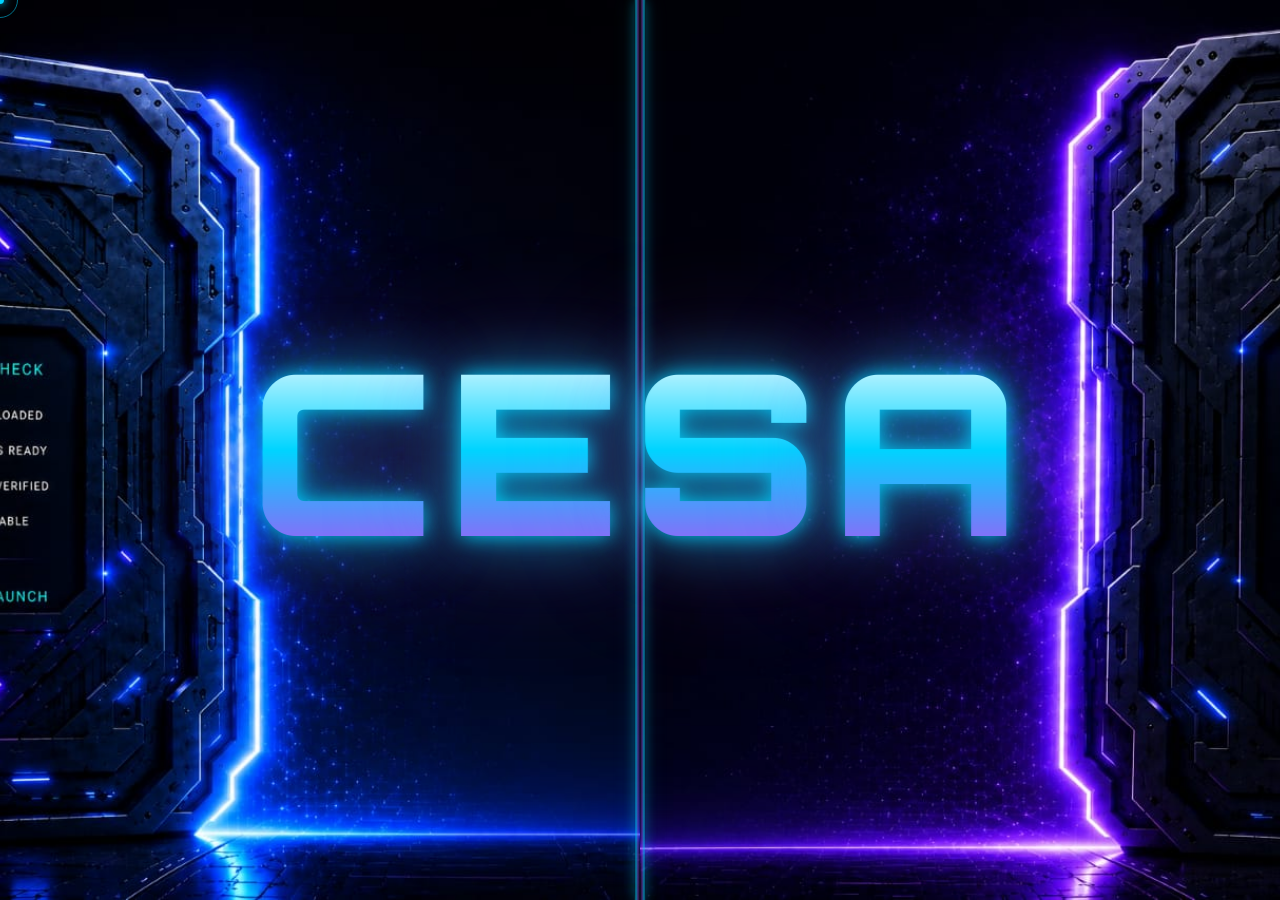
<file: index.html>
<!DOCTYPE html>
<html lang="en">
<head>
  <meta charset="UTF-8" />
  <meta name="viewport" content="width=device-width, initial-scale=1.0" />
  <title>CESA — Computer Engineering Students Association</title>
  <meta name="description" content="Computer Engineering Students Association — R. C. Patel College of Engineering and Polytechnic, Shirpur" />

  <!-- Fonts -->
  <link rel="preconnect" href="https://fonts.googleapis.com" />
  <link rel="preconnect" href="https://fonts.gstatic.com" crossorigin />
  <link href="https://fonts.googleapis.com/css2?family=Orbitron:wght@400;500;600;700;800;900&family=Rajdhani:wght@300;400;500;600;700&family=Exo+2:wght@300;400;500;600;700&display=swap" rel="stylesheet" />

  <!-- Font Awesome -->
  <link rel="stylesheet" href="https://cdnjs.cloudflare.com/ajax/libs/font-awesome/6.5.0/css/all.min.css" />

  <!-- Global CSS -->
  <link rel="stylesheet" href="css/global.css" />

  <!-- Bootloader CSS -->
  <link rel="stylesheet" href="css/bootloader.css" />
</head>
<body class="bootloader-body">

  <!-- ── Custom Cursor ── -->
  <div id="cursor-dot"></div>
  <div id="cursor-ring"></div>

  <!-- ================================================================
       BOOTLOADER WRAPPER
       ================================================================ -->
  <div id="bootloader" class="bootloader" aria-hidden="true">

    <!-- Door Left -->
    <div class="door door-left" id="door-left">
      <img src="images/left-door.png" alt="" class="door-img" draggable="false" />
      <!-- Inner edge glow -->
      <div class="door-edge door-edge-right"></div>
    </div>

    <!-- Door Right -->
    <div class="door door-right" id="door-right">
      <img src="images/right-door.png" alt="" class="door-img" draggable="false" />
      <!-- Inner edge glow -->
      <div class="door-edge door-edge-left"></div>
    </div>

    <!-- CESA Glow Text (shown between closed and open states) -->
    <div class="boot-cesa-text" id="boot-cesa-text" aria-label="CESA">
      <span class="boot-cesa-letter" style="--i:0">C</span>
      <span class="boot-cesa-letter" style="--i:1">E</span>
      <span class="boot-cesa-letter" style="--i:2">S</span>
      <span class="boot-cesa-letter" style="--i:3">A</span>
    </div>

    <!-- Scanline overlay (subtle, no CRT) -->
    <div class="boot-scanlines" id="boot-scanlines"></div>

  </div>

  <!-- ================================================================
       REVEAL SCREEN
       ================================================================ -->
  <div id="reveal-screen" class="reveal-screen" aria-label="Welcome screen">

    <!-- Particle canvas for reveal screen -->
    <canvas id="reveal-particles" class="reveal-particles-canvas"></canvas>

    <!-- Background radial gradients -->
    <div class="reveal-bg-glow reveal-bg-glow-blue"></div>
    <div class="reveal-bg-glow reveal-bg-glow-purple"></div>

    <!-- Grid texture overlay -->
    <div class="reveal-grid-overlay"></div>

    <!-- Content Card -->
    <div class="reveal-card" id="reveal-card">

      <!-- Top accent line -->
      <div class="reveal-card-line"></div>

      <!-- CESA Logo -->
      <div class="reveal-logo-wrap">
        <img
          src="images/cesa-logo.png"
          alt="CESA Logo"
          class="reveal-logo"
          id="reveal-logo"
        />
        <div class="reveal-logo-ring"></div>
      </div>

      <!-- Welcome Text -->
      <h1 class="reveal-welcome" id="reveal-welcome">
        Welcome To
        <span class="reveal-cesa-name">CESA</span>
      </h1>

      <!-- Tagline -->
      <p class="reveal-tagline" id="reveal-tagline">
        <span class="tagline-word">Learn</span>
        <span class="tagline-dot">•</span>
        <span class="tagline-word">Innovate</span>
        <span class="tagline-dot">•</span>
        <span class="tagline-word">Lead</span>
      </p>

      <!-- Divider -->
      <div class="reveal-divider" id="reveal-divider"></div>

      <!-- Organisation -->
      <p class="reveal-org" id="reveal-org">
        Computer Engineering Students Association<br />
        <span>R. C. Patel College of Engineering and Polytechnic, Shirpur</span>
      </p>

      <!-- Scroll to Enter -->
      <div class="reveal-enter" id="reveal-enter">
        <span class="reveal-enter-text">Scroll To Enter</span>
        <div class="reveal-enter-arrow">
          <i class="fa-solid fa-chevron-down"></i>
        </div>
      </div>

      <!-- Bottom accent line -->
      <div class="reveal-card-line reveal-card-line-bottom"></div>

    </div>

    <!-- Corner decorations -->
    <div class="reveal-corner reveal-corner-tl"></div>
    <div class="reveal-corner reveal-corner-tr"></div>
    <div class="reveal-corner reveal-corner-bl"></div>
    <div class="reveal-corner reveal-corner-br"></div>

  </div>

  <!-- Bootloader JS -->
  <script src="js/bootloader.js"></script>

  <!-- Global JS (cursor only, minimal) -->
  <script>
    // ── Cursor ──────────────────────────────────────────────
    const dot  = document.getElementById('cursor-dot');
    const ring = document.getElementById('cursor-ring');
    let ringX = 0, ringY = 0;
    let mouseX = 0, mouseY = 0;

    document.addEventListener('mousemove', e => {
      mouseX = e.clientX;
      mouseY = e.clientY;
      dot.style.left = mouseX + 'px';
      dot.style.top  = mouseY + 'px';
    });

    (function animateRing() {
      ringX += (mouseX - ringX) * 0.12;
      ringY += (mouseY - ringY) * 0.12;
      ring.style.left = ringX + 'px';
      ring.style.top  = ringY + 'px';
      requestAnimationFrame(animateRing);
    })();

    document.querySelectorAll('a, button').forEach(el => {
      el.addEventListener('mouseenter', () => document.body.classList.add('cursor-hover'));
      el.addEventListener('mouseleave', () => document.body.classList.remove('cursor-hover'));
    });
  </script>

</body>
</html>
</file>
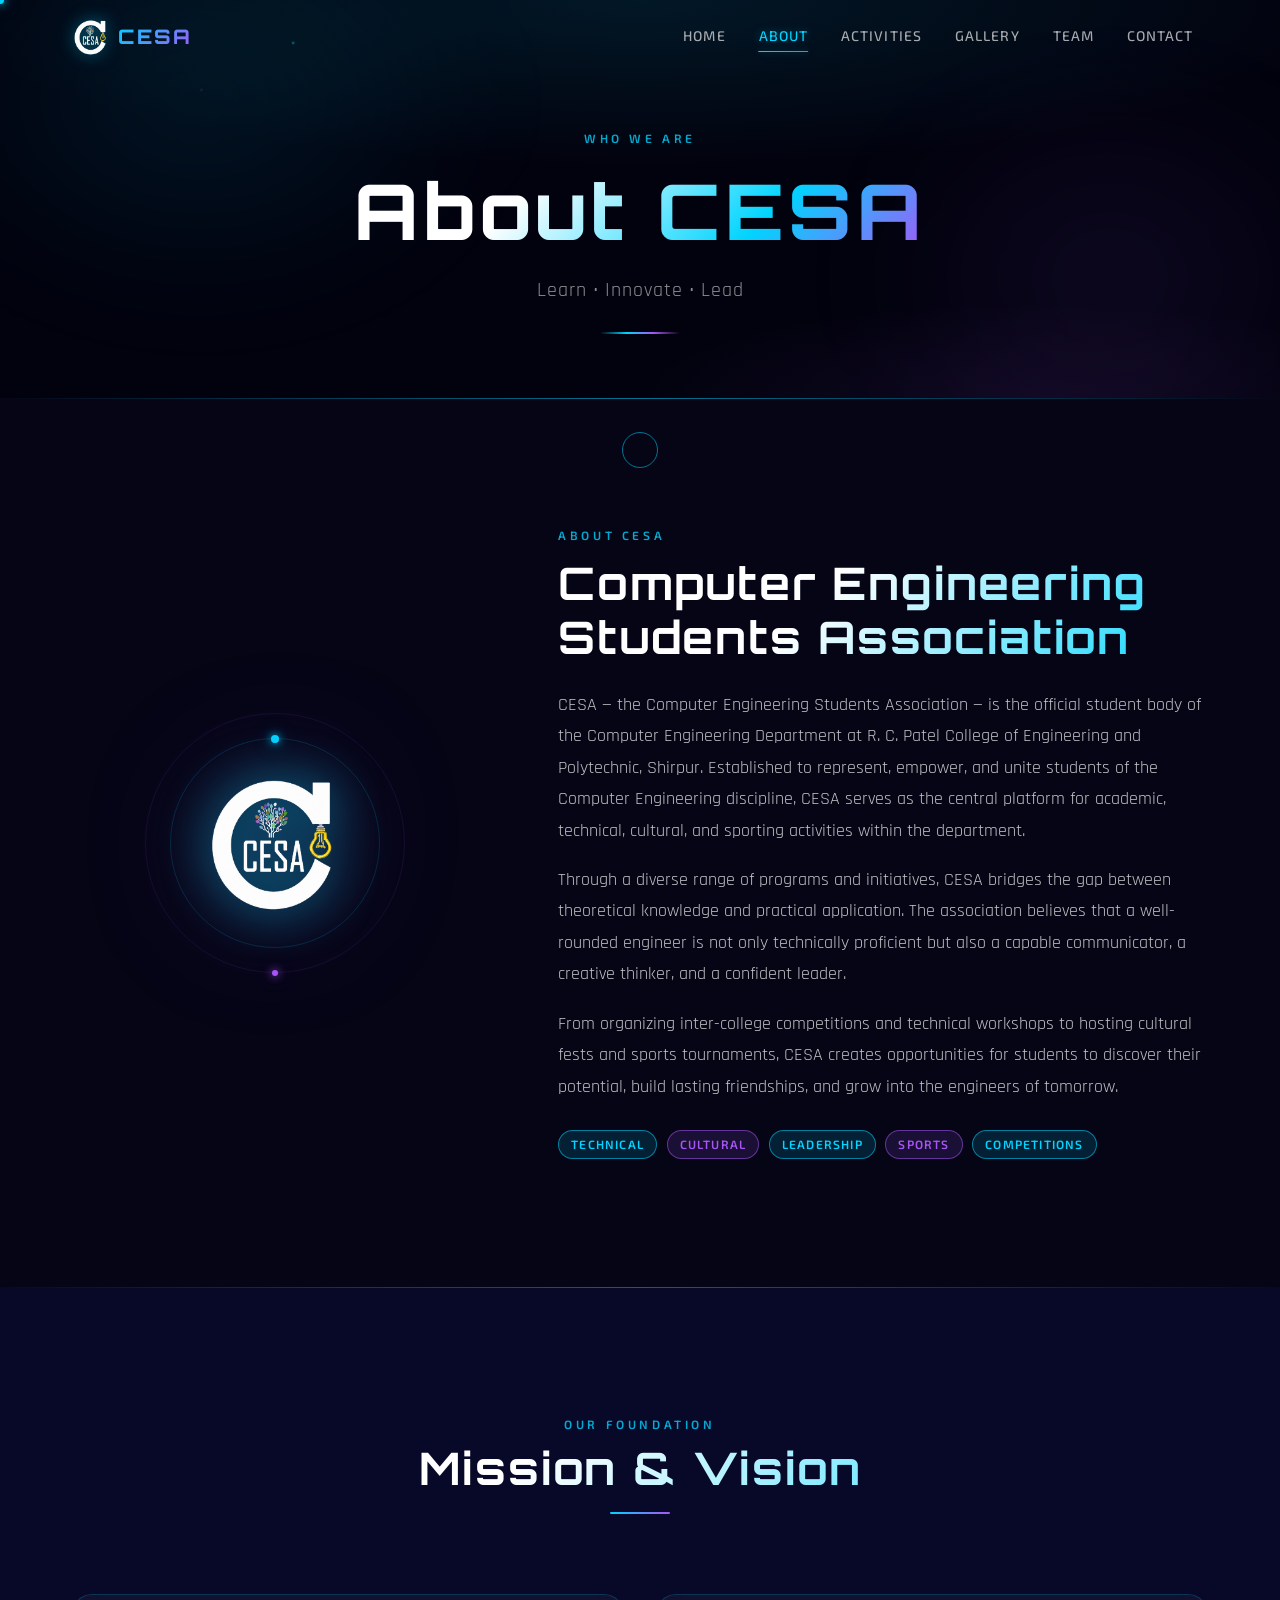
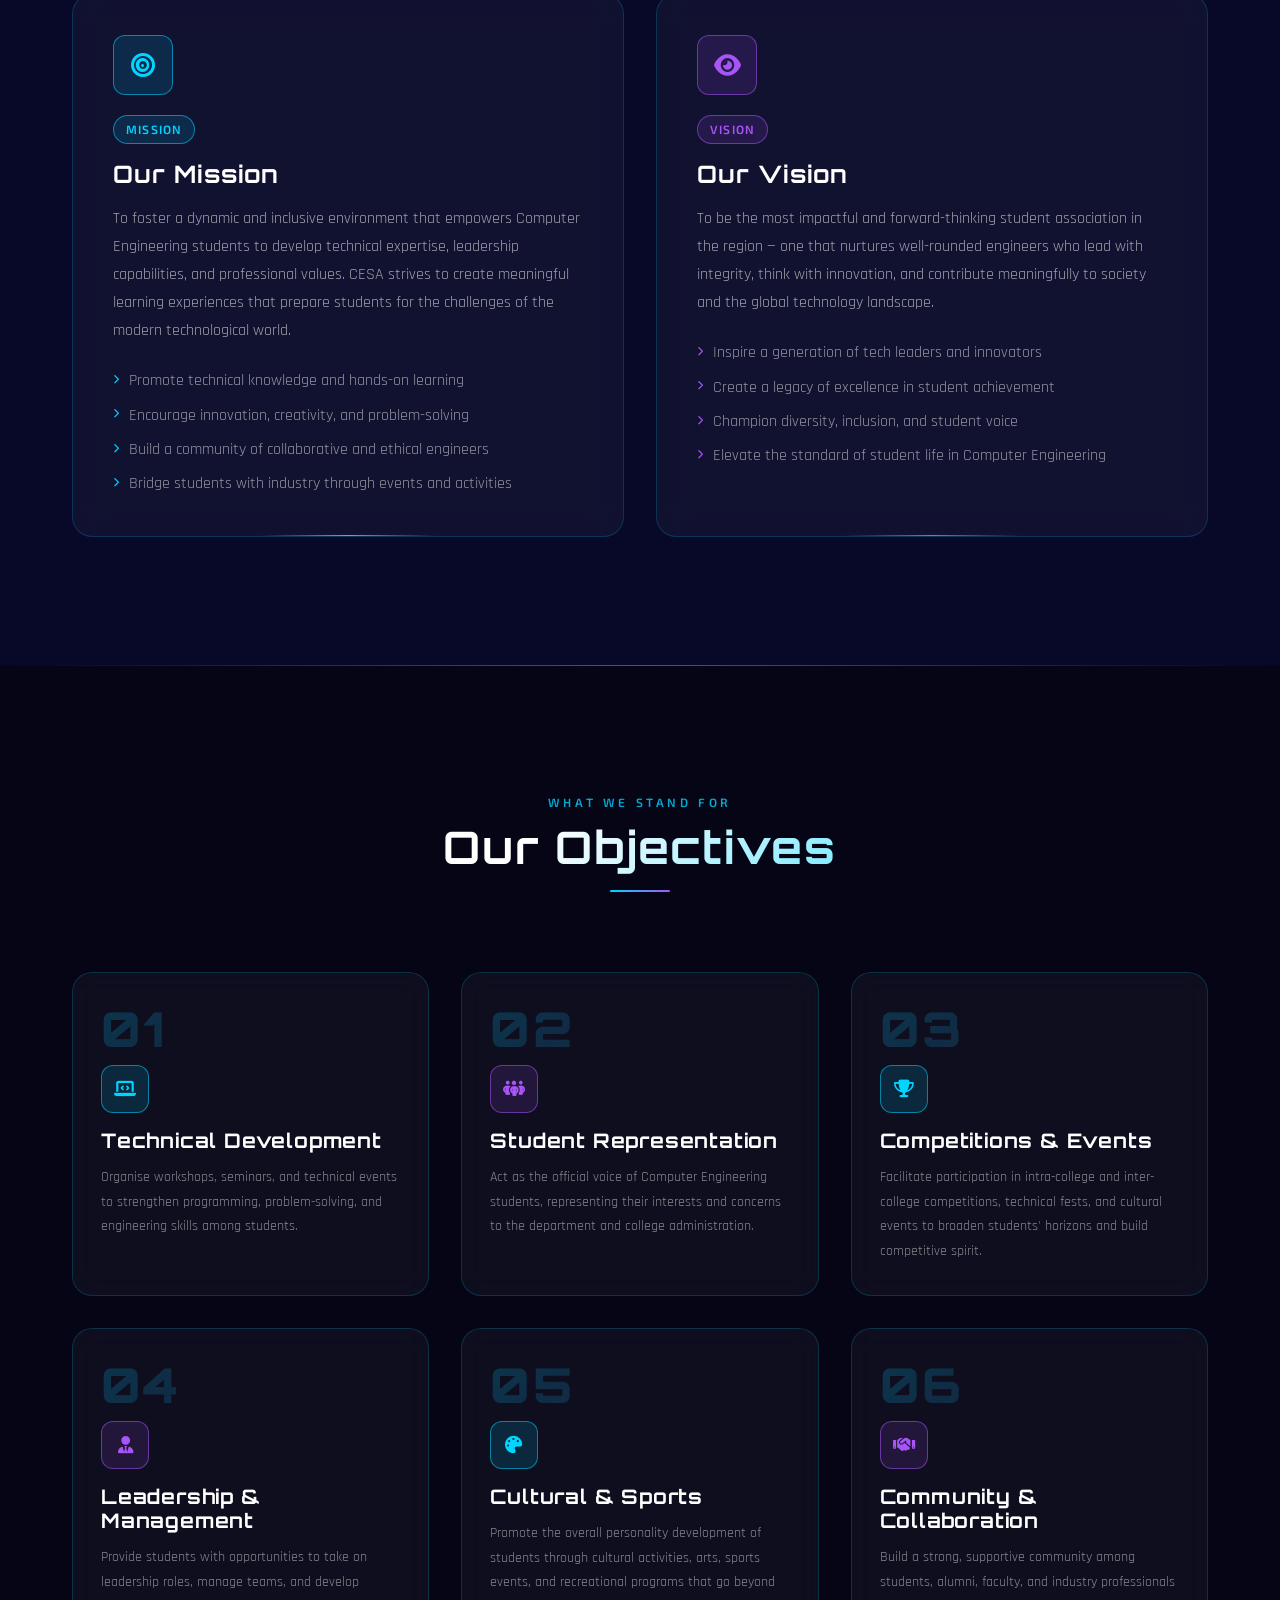
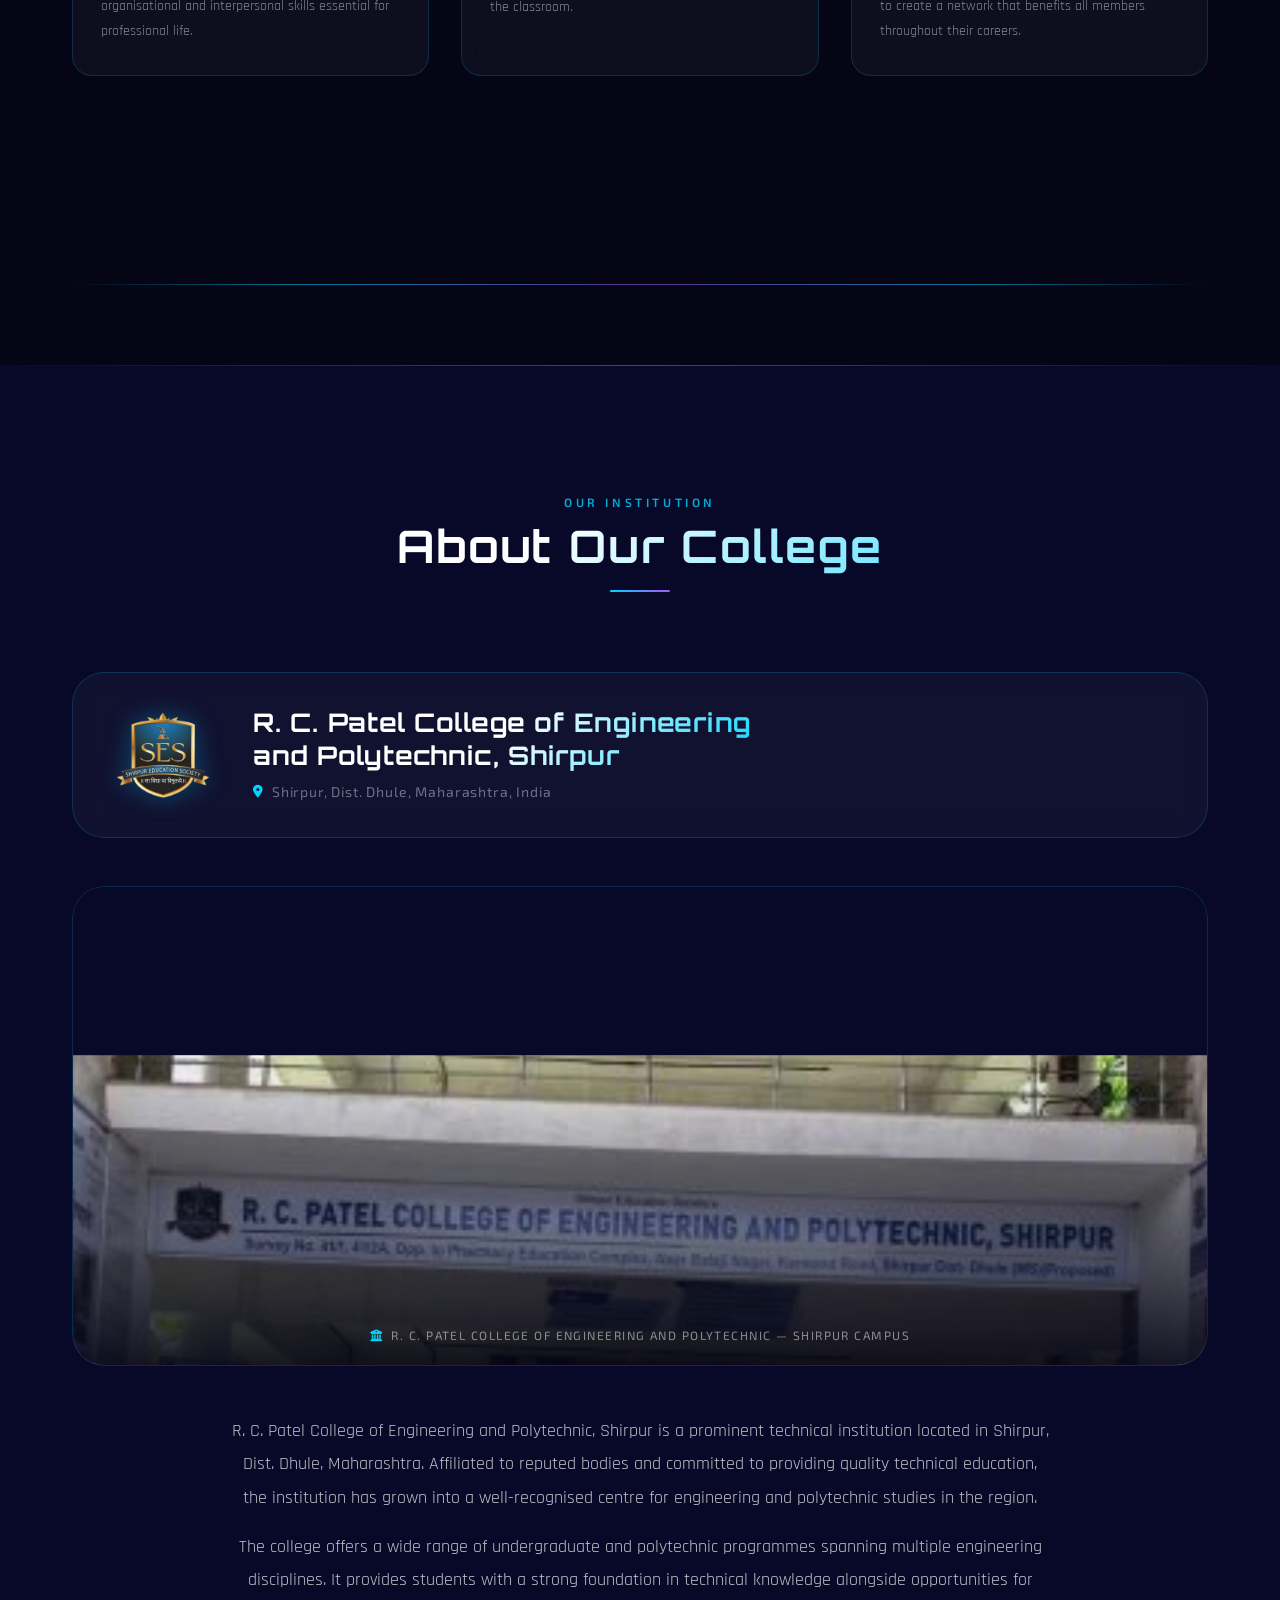
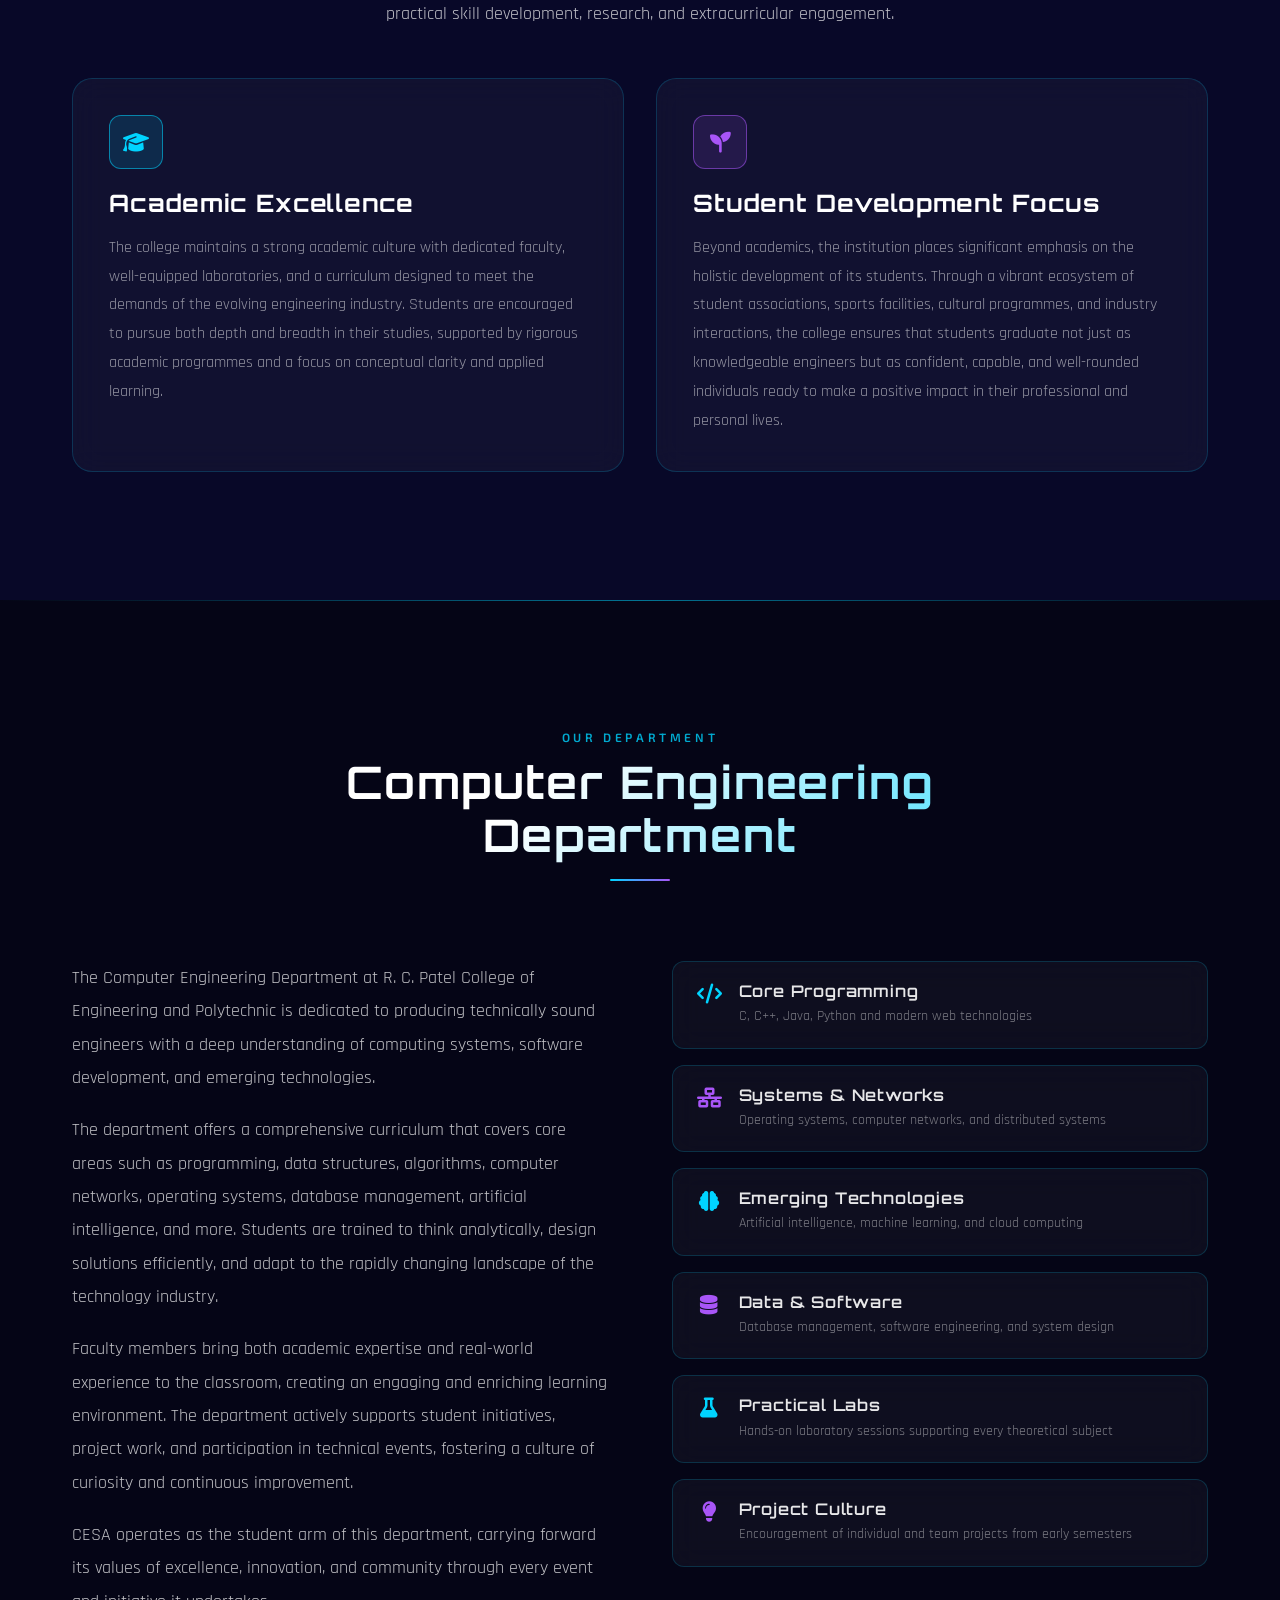
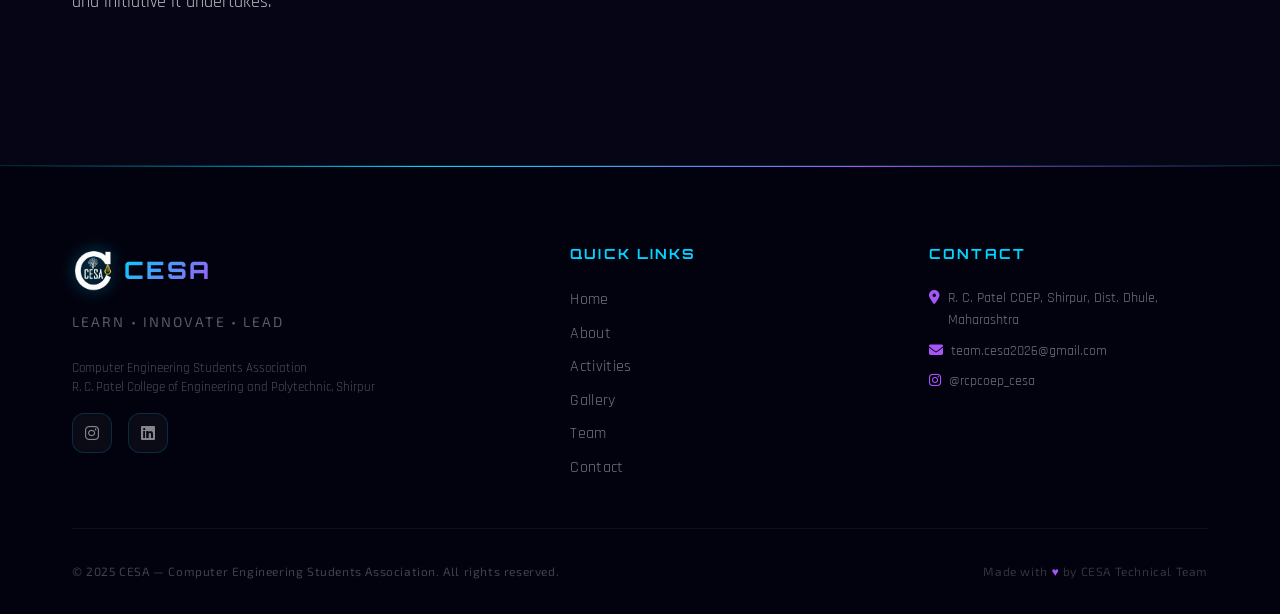
<file: about.html>
<!DOCTYPE html>
<html lang="en">
<head>
  <meta charset="UTF-8" />
  <meta name="viewport" content="width=device-width, initial-scale=1.0" />
  <title>About — CESA</title>
  <meta name="description" content="About CESA — Mission, Vision, Objectives and About R. C. Patel College of Engineering and Polytechnic, Shirpur" />

  <!-- Fonts -->
  <link rel="preconnect" href="https://fonts.googleapis.com" />
  <link rel="preconnect" href="https://fonts.gstatic.com" crossorigin />
  <link href="https://fonts.googleapis.com/css2?family=Orbitron:wght@400;500;600;700;800;900&family=Rajdhani:wght@300;400;500;600;700&family=Exo+2:wght@300;400;500;600;700&display=swap" rel="stylesheet" />

  <!-- Font Awesome -->
  <link rel="stylesheet" href="https://cdnjs.cloudflare.com/ajax/libs/font-awesome/6.5.0/css/all.min.css" />

  <!-- CSS -->
  <link rel="stylesheet" href="css/global.css" />
  <link rel="stylesheet" href="css/about.css" />
</head>
<body>

  <!-- Custom Cursor -->
  <div id="cursor-dot"></div>
  <div id="cursor-ring"></div>

  <!-- Scroll To Top -->
  <a href="#" id="scroll-top" aria-label="Scroll to top">
    <i class="fa-solid fa-chevron-up"></i>
  </a>

  <!-- ── NAVBAR ─────────────────────────────────────────────── -->
  <nav id="navbar">
    <div class="navbar-inner">
      <a href="home.html" class="navbar-logo">
        <img src="images/cesa-logo.png" alt="CESA Logo" />
        <span class="navbar-logo-text">CESA</span>
      </a>
      <ul class="navbar-links">
        <li><a href="home.html"       class="nav-link">Home</a></li>
        <li><a href="about.html"      class="nav-link active">About</a></li>
        <li><a href="activities.html" class="nav-link">Activities</a></li>
        <li><a href="gallery.html"    class="nav-link">Gallery</a></li>
        <li><a href="team.html"       class="nav-link">Team</a></li>
        <li><a href="contact.html"    class="nav-link">Contact</a></li>
      </ul>
      <button class="navbar-hamburger" id="hamburger" aria-label="Open menu">
        <span class="hamburger-line"></span>
        <span class="hamburger-line"></span>
        <span class="hamburger-line"></span>
      </button>
    </div>
  </nav>

  <!-- Mobile Nav -->
  <div class="navbar-mobile" id="navbar-mobile">
    <button class="navbar-mobile-close" id="mobile-close" aria-label="Close menu">
      <i class="fa-solid fa-xmark"></i>
    </button>
    <a href="home.html"       class="nav-link">Home</a>
    <a href="about.html"      class="nav-link active">About</a>
    <a href="activities.html" class="nav-link">Activities</a>
    <a href="gallery.html"    class="nav-link">Gallery</a>
    <a href="team.html"       class="nav-link">Team</a>
    <a href="contact.html"    class="nav-link">Contact</a>
  </div>

  <!-- ── PAGE HERO ──────────────────────────────────────────── -->
  <section class="page-hero about-hero">
    <canvas class="page-hero-canvas" id="about-hero-canvas"></canvas>
    <div class="about-hero-glow-1"></div>
    <div class="about-hero-glow-2"></div>
    <div class="page-hero-content">
      <p class="page-hero-eyebrow">Who We Are</p>
      <h1 class="page-hero-title">About CESA</h1>
      <p class="page-hero-subtitle">
        Learn • Innovate • Lead
      </p>
      <div class="page-hero-line"></div>
    </div>
  </section>

  <!-- ── ABOUT CESA ─────────────────────────────────────────── -->
  <section class="section about-cesa-section" id="about-cesa">
    <div class="container">
      <div class="about-cesa-grid">

        <!-- Logo side -->
        <div class="about-cesa-logo-col reveal reveal-left">
          <div class="about-cesa-logo-wrap">
            <img src="images/cesa-logo.png" alt="CESA Logo" class="about-cesa-logo" />
            <div class="about-cesa-logo-ring about-cesa-ring-1"></div>
            <div class="about-cesa-logo-ring about-cesa-ring-2"></div>
            <div class="about-cesa-logo-glow"></div>
          </div>
        </div>

        <!-- Text side -->
        <div class="about-cesa-text reveal reveal-right">
          <span class="section-eyebrow">About CESA</span>
          <h2 class="section-title text-left">
            Computer Engineering<br />
            <span class="text-neon-blue">Students Association</span>
          </h2>
          <p>
            CESA — the Computer Engineering Students Association — is the
            official student body of the Computer Engineering Department at
            R. C. Patel College of Engineering and Polytechnic, Shirpur.
            Established to represent, empower, and unite students of the
            Computer Engineering discipline, CESA serves as the central
            platform for academic, technical, cultural, and sporting
            activities within the department.
          </p>
          <p>
            Through a diverse range of programs and initiatives, CESA bridges
            the gap between theoretical knowledge and practical application.
            The association believes that a well-rounded engineer is not only
            technically proficient but also a capable communicator, a creative
            thinker, and a confident leader.
          </p>
          <p>
            From organizing inter-college competitions and technical workshops
            to hosting cultural fests and sports tournaments, CESA creates
            opportunities for students to discover their potential, build
            lasting friendships, and grow into the engineers of tomorrow.
          </p>

          <div class="about-cesa-tags">
            <span class="tag tag-blue">Technical</span>
            <span class="tag tag-purple">Cultural</span>
            <span class="tag tag-blue">Leadership</span>
            <span class="tag tag-purple">Sports</span>
            <span class="tag tag-blue">Competitions</span>
          </div>
        </div>

      </div>
    </div>
  </section>

  <!-- ── MISSION & VISION ───────────────────────────────────── -->
  <section class="section mv-section" id="mission-vision">
    <div class="container">

      <div class="section-header reveal reveal-up">
        <span class="section-eyebrow">Our Foundation</span>
        <h2 class="section-title">Mission &amp; Vision</h2>
        <div class="section-divider"></div>
      </div>

      <div class="mv-grid">

        <!-- Mission -->
        <div class="mv-card glass reveal reveal-left delay-1">
          <div class="mv-card-icon mv-icon-blue">
            <i class="fa-solid fa-bullseye"></i>
          </div>
          <div class="mv-card-glow mv-glow-blue"></div>
          <div class="mv-card-label tag tag-blue">Mission</div>
          <h3 class="mv-card-title">Our Mission</h3>
          <p class="mv-card-text">
            To foster a dynamic and inclusive environment that empowers
            Computer Engineering students to develop technical expertise,
            leadership capabilities, and professional values. CESA strives
            to create meaningful learning experiences that prepare students
            for the challenges of the modern technological world.
          </p>
          <ul class="mv-card-points">
            <li>
              <i class="fa-solid fa-chevron-right"></i>
              Promote technical knowledge and hands-on learning
            </li>
            <li>
              <i class="fa-solid fa-chevron-right"></i>
              Encourage innovation, creativity, and problem-solving
            </li>
            <li>
              <i class="fa-solid fa-chevron-right"></i>
              Build a community of collaborative and ethical engineers
            </li>
            <li>
              <i class="fa-solid fa-chevron-right"></i>
              Bridge students with industry through events and activities
            </li>
          </ul>
          <div class="mv-card-border mv-border-blue"></div>
        </div>

        <!-- Vision -->
        <div class="mv-card glass reveal reveal-right delay-2">
          <div class="mv-card-icon mv-icon-purple">
            <i class="fa-solid fa-eye"></i>
          </div>
          <div class="mv-card-glow mv-glow-purple"></div>
          <div class="mv-card-label tag tag-purple">Vision</div>
          <h3 class="mv-card-title">Our Vision</h3>
          <p class="mv-card-text">
            To be the most impactful and forward-thinking student association
            in the region — one that nurtures well-rounded engineers who lead
            with integrity, think with innovation, and contribute meaningfully
            to society and the global technology landscape.
          </p>
          <ul class="mv-card-points">
            <li>
              <i class="fa-solid fa-chevron-right"></i>
              Inspire a generation of tech leaders and innovators
            </li>
            <li>
              <i class="fa-solid fa-chevron-right"></i>
              Create a legacy of excellence in student achievement
            </li>
            <li>
              <i class="fa-solid fa-chevron-right"></i>
              Champion diversity, inclusion, and student voice
            </li>
            <li>
              <i class="fa-solid fa-chevron-right"></i>
              Elevate the standard of student life in Computer Engineering
            </li>
          </ul>
          <div class="mv-card-border mv-border-purple"></div>
        </div>

      </div>
    </div>
  </section>

  <!-- ── OBJECTIVES ─────────────────────────────────────────── -->
  <section class="section objectives-section" id="objectives">
    <div class="container">

      <div class="section-header reveal reveal-up">
        <span class="section-eyebrow">What We Stand For</span>
        <h2 class="section-title">Our Objectives</h2>
        <div class="section-divider"></div>
      </div>

      <div class="objectives-grid hover-group">

        <div class="objective-card glass hover-item reveal reveal-up delay-1">
          <div class="objective-number">01</div>
          <div class="objective-icon">
            <i class="fa-solid fa-laptop-code"></i>
          </div>
          <h4 class="objective-title">Technical Development</h4>
          <p class="objective-desc">
            Organise workshops, seminars, and technical events to strengthen
            programming, problem-solving, and engineering skills among students.
          </p>
        </div>

        <div class="objective-card glass hover-item reveal reveal-up delay-2">
          <div class="objective-number">02</div>
          <div class="objective-icon">
            <i class="fa-solid fa-people-group"></i>
          </div>
          <h4 class="objective-title">Student Representation</h4>
          <p class="objective-desc">
            Act as the official voice of Computer Engineering students,
            representing their interests and concerns to the department
            and college administration.
          </p>
        </div>

        <div class="objective-card glass hover-item reveal reveal-up delay-3">
          <div class="objective-number">03</div>
          <div class="objective-icon">
            <i class="fa-solid fa-trophy"></i>
          </div>
          <h4 class="objective-title">Competitions &amp; Events</h4>
          <p class="objective-desc">
            Facilitate participation in intra-college and inter-college
            competitions, technical fests, and cultural events to broaden
            students' horizons and build competitive spirit.
          </p>
        </div>

        <div class="objective-card glass hover-item reveal reveal-up delay-1">
          <div class="objective-number">04</div>
          <div class="objective-icon">
            <i class="fa-solid fa-user-tie"></i>
          </div>
          <h4 class="objective-title">Leadership &amp; Management</h4>
          <p class="objective-desc">
            Provide students with opportunities to take on leadership roles,
            manage teams, and develop organisational and interpersonal skills
            essential for professional life.
          </p>
        </div>

        <div class="objective-card glass hover-item reveal reveal-up delay-2">
          <div class="objective-number">05</div>
          <div class="objective-icon">
            <i class="fa-solid fa-palette"></i>
          </div>
          <h4 class="objective-title">Cultural &amp; Sports</h4>
          <p class="objective-desc">
            Promote the overall personality development of students through
            cultural activities, arts, sports events, and recreational
            programs that go beyond the classroom.
          </p>
        </div>

        <div class="objective-card glass hover-item reveal reveal-up delay-3">
          <div class="objective-number">06</div>
          <div class="objective-icon">
            <i class="fa-solid fa-handshake"></i>
          </div>
          <h4 class="objective-title">Community &amp; Collaboration</h4>
          <p class="objective-desc">
            Build a strong, supportive community among students, alumni, faculty,
            and industry professionals to create a network that benefits
            all members throughout their careers.
          </p>
        </div>

      </div>
    </div>
  </section>

  <!-- ── NEON DIVIDER ───────────────────────────────────────── -->
  <div class="container">
    <hr class="neon-divider" />
  </div>

  <!-- ── ABOUT OUR COLLEGE ──────────────────────────────────── -->
  <section class="section college-section" id="college">
    <div class="container">

      <div class="section-header reveal reveal-up">
        <span class="section-eyebrow">Our Institution</span>
        <h2 class="section-title">About Our College</h2>
        <div class="section-divider"></div>
      </div>

      <!-- College Header Block -->
      <div class="college-header-block reveal reveal-up delay-1">
        <div class="college-logo-wrap">
          <img
            src="images/college-logo.png"
            alt="R. C. Patel College of Engineering and Polytechnic Logo"
            class="college-logo"
          />
        </div>
        <div class="college-name-block">
          <h2 class="college-name">
            R. C. Patel College of Engineering<br />
            and Polytechnic, Shirpur
          </h2>
          <p class="college-location">
            <i class="fa-solid fa-location-dot"></i>
            Shirpur, Dist. Dhule, Maharashtra, India
          </p>
        </div>
      </div>

      <!-- College Building Image -->
      <div class="college-building-wrap reveal reveal-up delay-2">
        <div class="college-building-inner">
          <img
            src="images/college-building.jpg"
            alt="R. C. Patel College of Engineering and Polytechnic — Campus Building"
            class="college-building-img"
          />
          <div class="college-building-overlay"></div>
          <div class="college-building-caption">
            <i class="fa-solid fa-building-columns"></i>
            R. C. Patel College of Engineering and Polytechnic — Shirpur Campus
          </div>
        </div>
      </div>

      <!-- College Introduction -->
      <div class="college-intro reveal reveal-up delay-1">
        <p>
          R. C. Patel College of Engineering and Polytechnic, Shirpur is a
          prominent technical institution located in Shirpur, Dist. Dhule,
          Maharashtra. Affiliated to reputed bodies and committed to providing
          quality technical education, the institution has grown into a
          well-recognised centre for engineering and polytechnic studies in
          the region.
        </p>
        <p>
          The college offers a wide range of undergraduate and polytechnic
          programmes spanning multiple engineering disciplines. It provides
          students with a strong foundation in technical knowledge alongside
          opportunities for practical skill development, research, and
          extracurricular engagement.
        </p>
      </div>

      <!-- Two feature cards -->
      <div class="college-features-grid">

        <!-- Academic Excellence -->
        <div class="college-feature-card glass reveal reveal-left delay-2">
          <div class="college-feature-icon">
            <i class="fa-solid fa-graduation-cap"></i>
          </div>
          <h3 class="college-feature-title">Academic Excellence</h3>
          <p class="college-feature-text">
            The college maintains a strong academic culture with dedicated
            faculty, well-equipped laboratories, and a curriculum designed
            to meet the demands of the evolving engineering industry. Students
            are encouraged to pursue both depth and breadth in their studies,
            supported by rigorous academic programmes and a focus on
            conceptual clarity and applied learning.
          </p>
        </div>

        <!-- Student Development Focus -->
        <div class="college-feature-card glass reveal reveal-right delay-3">
          <div class="college-feature-icon college-feature-icon-purple">
            <i class="fa-solid fa-seedling"></i>
          </div>
          <h3 class="college-feature-title">Student Development Focus</h3>
          <p class="college-feature-text">
            Beyond academics, the institution places significant emphasis on
            the holistic development of its students. Through a vibrant
            ecosystem of student associations, sports facilities, cultural
            programmes, and industry interactions, the college ensures that
            students graduate not just as knowledgeable engineers but as
            confident, capable, and well-rounded individuals ready to make
            a positive impact in their professional and personal lives.
          </p>
        </div>

      </div>

    </div>
  </section>

  <!-- ── COMPUTER ENGINEERING DEPARTMENT ───────────────────── -->
  <section class="section dept-section" id="department">
    <div class="container">

      <div class="section-header reveal reveal-up">
        <span class="section-eyebrow">Our Department</span>
        <h2 class="section-title">Computer Engineering<br />Department</h2>
        <div class="section-divider"></div>
      </div>

      <div class="dept-grid">

        <!-- Left: Description -->
        <div class="dept-text reveal reveal-left">
          <p>
            The Computer Engineering Department at R. C. Patel College of
            Engineering and Polytechnic is dedicated to producing technically
            sound engineers with a deep understanding of computing systems,
            software development, and emerging technologies.
          </p>
          <p>
            The department offers a comprehensive curriculum that covers
            core areas such as programming, data structures, algorithms,
            computer networks, operating systems, database management,
            artificial intelligence, and more. Students are trained to
            think analytically, design solutions efficiently, and adapt
            to the rapidly changing landscape of the technology industry.
          </p>
          <p>
            Faculty members bring both academic expertise and real-world
            experience to the classroom, creating an engaging and enriching
            learning environment. The department actively supports student
            initiatives, project work, and participation in technical events,
            fostering a culture of curiosity and continuous improvement.
          </p>
          <p>
            CESA operates as the student arm of this department, carrying
            forward its values of excellence, innovation, and community
            through every event and initiative it undertakes.
          </p>
        </div>

        <!-- Right: Highlights panel -->
        <div class="dept-highlights reveal reveal-right delay-2">

          <div class="dept-highlight-card glass">
            <i class="fa-solid fa-code"></i>
            <div>
              <h5>Core Programming</h5>
              <p>C, C++, Java, Python and modern web technologies</p>
            </div>
          </div>

          <div class="dept-highlight-card glass">
            <i class="fa-solid fa-network-wired"></i>
            <div>
              <h5>Systems &amp; Networks</h5>
              <p>Operating systems, computer networks, and distributed systems</p>
            </div>
          </div>

          <div class="dept-highlight-card glass">
            <i class="fa-solid fa-brain"></i>
            <div>
              <h5>Emerging Technologies</h5>
              <p>Artificial intelligence, machine learning, and cloud computing</p>
            </div>
          </div>

          <div class="dept-highlight-card glass">
            <i class="fa-solid fa-database"></i>
            <div>
              <h5>Data &amp; Software</h5>
              <p>Database management, software engineering, and system design</p>
            </div>
          </div>

          <div class="dept-highlight-card glass">
            <i class="fa-solid fa-flask"></i>
            <div>
              <h5>Practical Labs</h5>
              <p>Hands-on laboratory sessions supporting every theoretical subject</p>
            </div>
          </div>

          <div class="dept-highlight-card glass">
            <i class="fa-solid fa-lightbulb"></i>
            <div>
              <h5>Project Culture</h5>
              <p>Encouragement of individual and team projects from early semesters</p>
            </div>
          </div>

        </div>

      </div>
    </div>
  </section>

  
  <!-- JS -->
  <script src="js/footer.js"></script>
  <script src="js/about.js"></script>

</body>
</html>
</file>
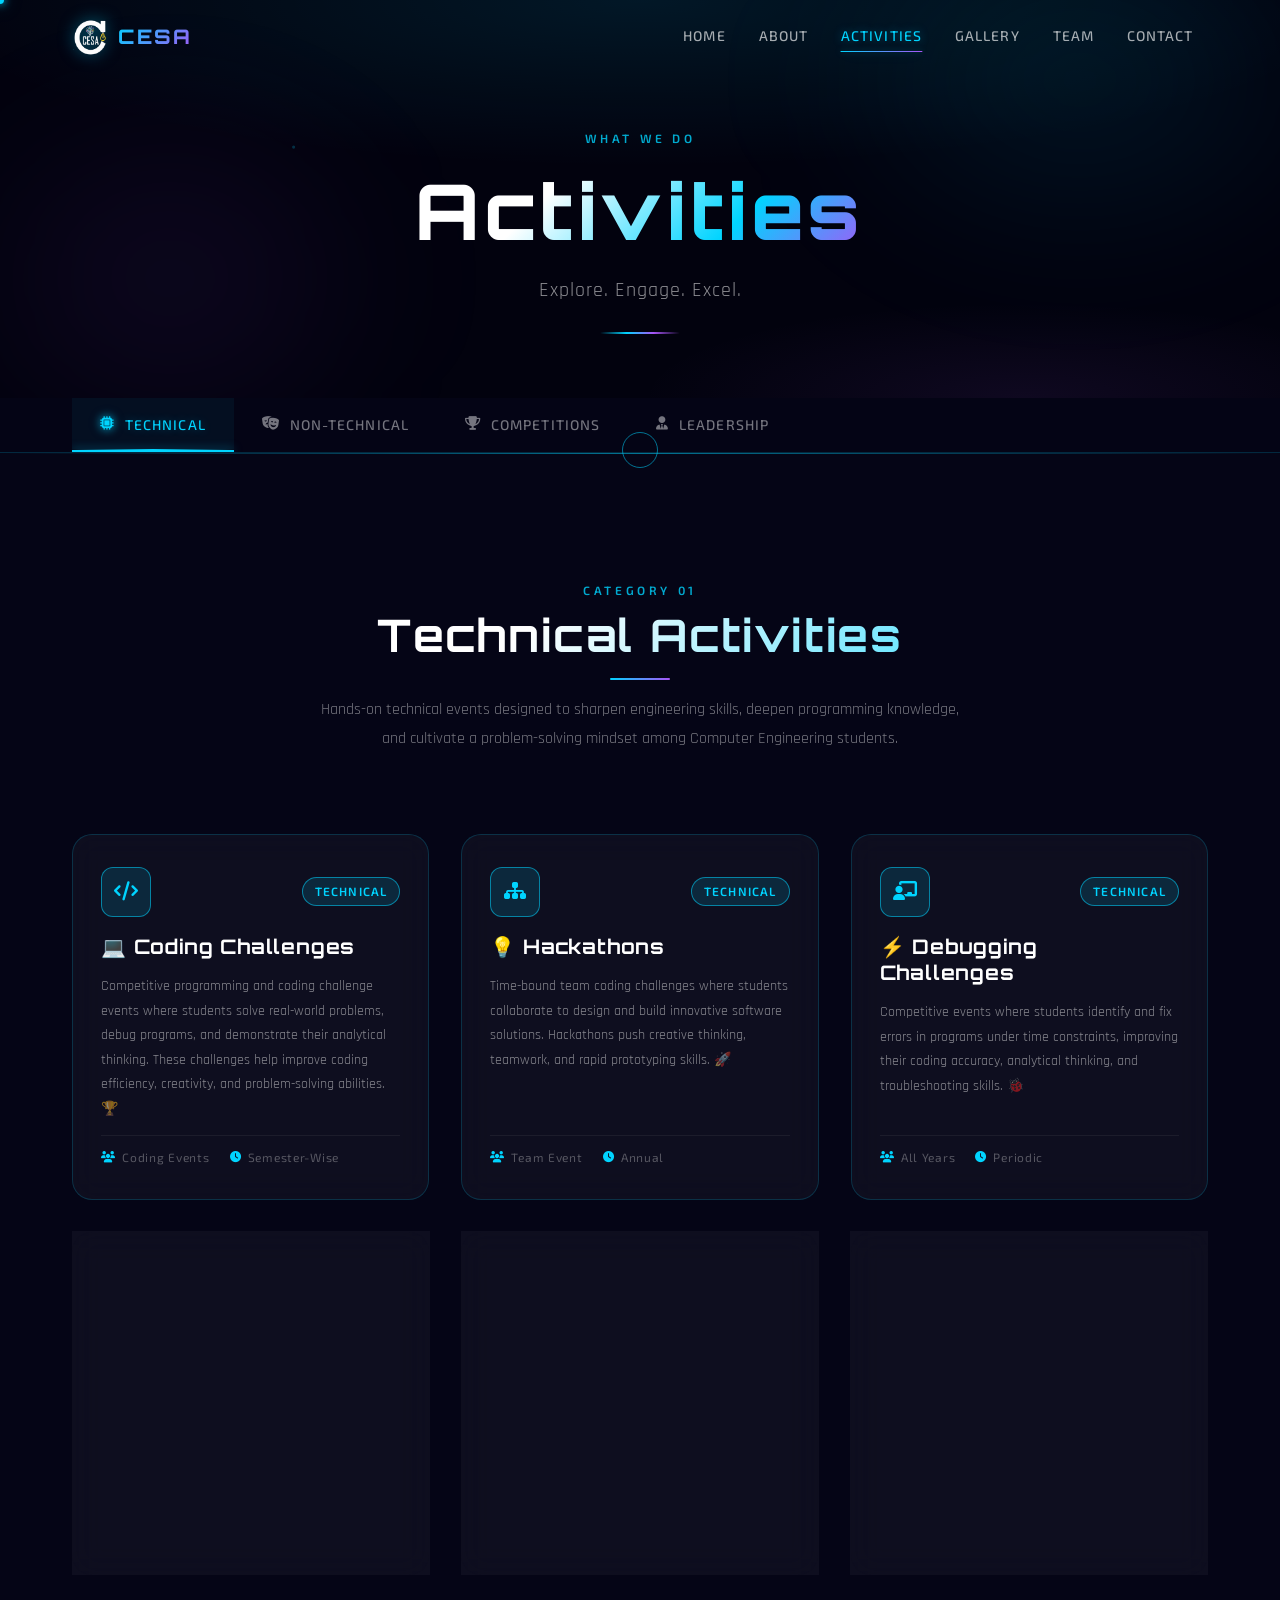
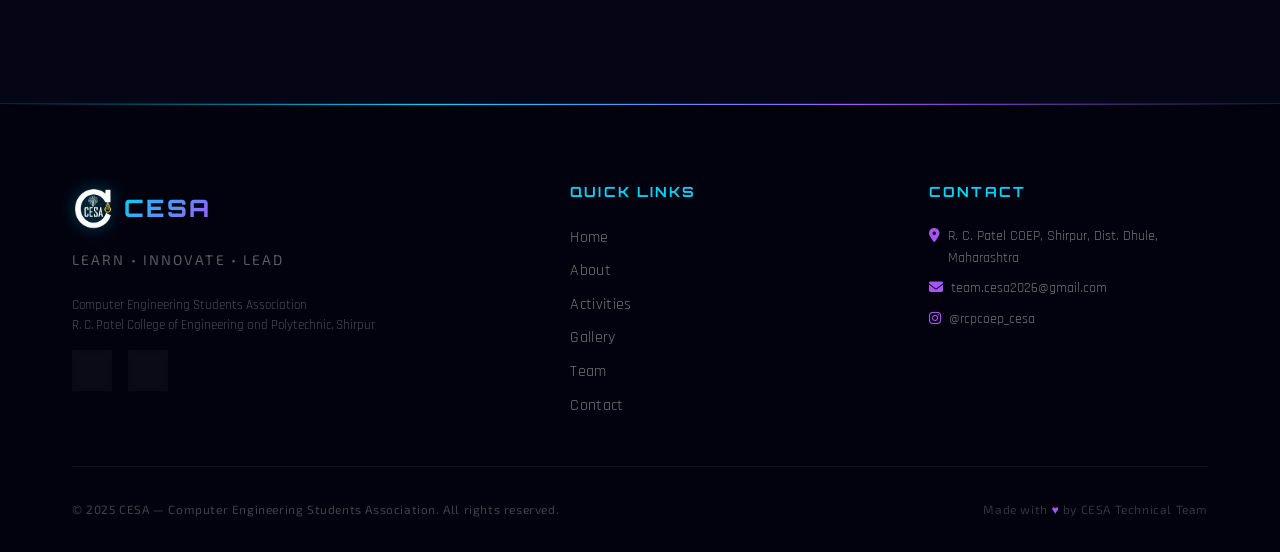
<file: activities.html>
<!DOCTYPE html>
<html lang="en">
<head>
  <meta charset="UTF-8" />
  <meta name="viewport" content="width=device-width, initial-scale=1.0" />
  <title>Activities — CESA</title>
  <meta name="description" content="CESA Activities — Technical, Non-Technical, Competitions and Leadership Activities" />

  <!-- Fonts -->
  <link rel="preconnect" href="https://fonts.googleapis.com" />
  <link rel="preconnect" href="https://fonts.gstatic.com" crossorigin />
  <link href="https://fonts.googleapis.com/css2?family=Orbitron:wght@400;500;600;700;800;900&family=Rajdhani:wght@300;400;500;600;700&family=Exo+2:wght@300;400;500;600;700&display=swap" rel="stylesheet" />

  <!-- Font Awesome -->
  <link rel="stylesheet" href="https://cdnjs.cloudflare.com/ajax/libs/font-awesome/6.5.0/css/all.min.css" />

  <!-- CSS -->
  <link rel="stylesheet" href="css/global.css" />
  <link rel="stylesheet" href="css/activities.css" />
</head>
<body>

  <!-- Custom Cursor -->
  <div id="cursor-dot"></div>
  <div id="cursor-ring"></div>

  <!-- Scroll To Top -->
  <a href="#" id="scroll-top" aria-label="Scroll to top">
    <i class="fa-solid fa-chevron-up"></i>
  </a>

  <!-- ── NAVBAR ─────────────────────────────────────────────── -->
  <nav id="navbar">
    <div class="navbar-inner">
      <a href="home.html" class="navbar-logo">
        <img src="images/cesa-logo.png" alt="CESA Logo" />
        <span class="navbar-logo-text">CESA</span>
      </a>
      <ul class="navbar-links">
        <li><a href="home.html"       class="nav-link">Home</a></li>
        <li><a href="about.html"      class="nav-link">About</a></li>
        <li><a href="activities.html" class="nav-link active">Activities</a></li>
        <li><a href="gallery.html"    class="nav-link">Gallery</a></li>
        <li><a href="team.html"       class="nav-link">Team</a></li>
        <li><a href="contact.html"    class="nav-link">Contact</a></li>
      </ul>
      <button class="navbar-hamburger" id="hamburger" aria-label="Open menu">
        <span class="hamburger-line"></span>
        <span class="hamburger-line"></span>
        <span class="hamburger-line"></span>
      </button>
    </div>
  </nav>

  <!-- Mobile Nav -->
  <div class="navbar-mobile" id="navbar-mobile">
    <button class="navbar-mobile-close" id="mobile-close" aria-label="Close menu">
      <i class="fa-solid fa-xmark"></i>
    </button>
    <a href="home.html"       class="nav-link">Home</a>
    <a href="about.html"      class="nav-link">About</a>
    <a href="activities.html" class="nav-link active">Activities</a>
    <a href="gallery.html"    class="nav-link">Gallery</a>
    <a href="team.html"       class="nav-link">Team</a>
    <a href="contact.html"    class="nav-link">Contact</a>
  </div>

  <!-- ── PAGE HERO ──────────────────────────────────────────── -->
  <section class="page-hero activities-hero">
    <canvas class="page-hero-canvas" id="activities-hero-canvas"></canvas>
    <div class="activities-hero-glow-1"></div>
    <div class="activities-hero-glow-2"></div>
    <div class="page-hero-content">
      <p class="page-hero-eyebrow">What We Do</p>
      <h1 class="page-hero-title">Activities</h1>
      <p class="page-hero-subtitle">Explore. Engage. Excel.</p>
      <div class="page-hero-line"></div>
    </div>
  </section>

  <!-- ── CATEGORY NAV TABS ──────────────────────────────────── -->
  <div class="activities-tab-bar" id="activities-tab-bar">
    <div class="container">
      <div class="activities-tabs">
        <button class="act-tab active" data-target="technical">
          <i class="fa-solid fa-microchip"></i>
          <span>Technical</span>
        </button>
        <button class="act-tab" data-target="non-technical">
          <i class="fa-solid fa-masks-theater"></i>
          <span>Non-Technical</span>
        </button>
        <button class="act-tab" data-target="competitions">
          <i class="fa-solid fa-trophy"></i>
          <span>Competitions</span>
        </button>
        <button class="act-tab" data-target="leadership">
          <i class="fa-solid fa-user-tie"></i>
          <span>Leadership</span>
        </button>
      </div>
    </div>
  </div>

  <!-- ================================================================
       TECHNICAL ACTIVITIES
       ================================================================ -->
  <section class="activities-section active" id="technical" data-section="technical">
    <div class="container">

      <div class="section-header reveal reveal-up">
        <span class="section-eyebrow">Category 01</span>
        <h2 class="section-title">Technical Activities</h2>
        <div class="section-divider"></div>
        <p class="act-section-desc">
          Hands-on technical events designed to sharpen engineering skills,
          deepen programming knowledge, and cultivate a problem-solving mindset
          among Computer Engineering students.
        </p>
      </div>

      <div class="act-cards-grid hover-group">

        <!-- Card 1 -->
        <div class="act-card glass hover-item reveal reveal-up delay-1">
          <div class="act-card-header">
            <div class="act-card-icon act-icon-blue">
              <i class="fa-solid fa-code"></i>
            </div>
            <span class="tag tag-blue">Technical</span>
          </div>
          <h3 class="act-card-title">💻 Coding Challenges</h3>
          <p class="act-card-desc">
            Competitive programming and coding challenge events where students
            solve real-world problems, debug programs, and demonstrate their
            analytical thinking. These challenges help improve coding efficiency,
             creativity, and problem-solving abilities. 🏆
          </p>
          <div class="act-card-footer">
            <div class="act-card-meta">
              <span><i class="fa-solid fa-users"></i> Coding Events</span>
              <span><i class="fa-solid fa-clock"></i> Semester-Wise</span>
            </div>
          </div>
          <div class="act-card-glow act-glow-blue"></div>
        </div>

        <!-- Card 2 -->
        <div class="act-card glass hover-item reveal reveal-up delay-2">
          <div class="act-card-header">
            <div class="act-card-icon act-icon-blue">
              <i class="fa-solid fa-sitemap"></i>
            </div>
            <span class="tag tag-blue">Technical</span>
          </div>
          <h3 class="act-card-title">💡 Hackathons</h3>
          <p class="act-card-desc">
            Time-bound team coding challenges where students collaborate to
            design and build innovative software solutions. Hackathons push
            creative thinking, teamwork, and rapid prototyping skills. 🚀
          </p>
          <div class="act-card-footer">
            <div class="act-card-meta">
              <span><i class="fa-solid fa-users"></i> Team Event</span>
              <span><i class="fa-solid fa-clock"></i> Annual</span>
            </div>
          </div>
          <div class="act-card-glow act-glow-blue"></div>
        </div>

        <!-- Card 3 -->
        <div class="act-card glass hover-item reveal reveal-up delay-3">
          <div class="act-card-header">
            <div class="act-card-icon act-icon-blue">
              <i class="fa-solid fa-chalkboard-user"></i>
            </div>
            <span class="tag tag-blue">Technical</span>
          </div>
          <h3 class="act-card-title">⚡ Debugging Challenges</h3>
          <p class="act-card-desc">
            Competitive events where students identify and fix errors in
            programs under time constraints, improving their coding accuracy,
            analytical thinking, and troubleshooting skills. 🐞
          </p>
          <div class="act-card-footer">
            <div class="act-card-meta">
              <span><i class="fa-solid fa-users"></i> All Years</span>
              <span><i class="fa-solid fa-clock"></i> Periodic</span>
            </div>
          </div>
          <div class="act-card-glow act-glow-blue"></div>
        </div>

        <!-- Card 4 -->
        <div class="act-card glass hover-item reveal reveal-up delay-1">
          <div class="act-card-header">
            <div class="act-card-icon act-icon-blue">
              <i class="fa-solid fa-robot"></i>
            </div>
            <span class="tag tag-blue">Technical</span>
          </div>
          <h3 class="act-card-title">🚀 Project Exhibitions</h3>
          <p class="act-card-desc">
            Platforms for students to showcase their technical projects,
            research work, and innovative applications. Encourages
            documentation, presentation, and peer learning. 💡
          </p>
          <div class="act-card-footer">
            <div class="act-card-meta">
              <span><i class="fa-solid fa-users"></i> All Years</span>
              <span><i class="fa-solid fa-clock"></i> Semester-wise</span>
            </div>
          </div>
          <div class="act-card-glow act-glow-blue"></div>
        </div>

        <!-- Card 5 -->
        <div class="act-card glass hover-item reveal reveal-up delay-2">
          <div class="act-card-header">
            <div class="act-card-icon act-icon-blue">
              <i class="fa-solid fa-network-wired"></i>
            </div>
            <span class="tag tag-blue">Technical</span>
          </div>
          <h3 class="act-card-title">🧠 Tech Quiz</h3>
          <p class="act-card-desc">
            Competitive technical quiz events testing knowledge across
            computer science fundamentals, current technology trends,
            general engineering aptitude, and logical reasoning. 🏆
          </p>
          <div class="act-card-footer">
            <div class="act-card-meta">
              <span><i class="fa-solid fa-users"></i> Individual / Team</span>
              <span><i class="fa-solid fa-clock"></i> Events</span>
            </div>
          </div>
          <div class="act-card-glow act-glow-blue"></div>
        </div>

        <!-- Card 6 -->
        <div class="act-card glass hover-item reveal reveal-up delay-3">
          <div class="act-card-header">
            <div class="act-card-icon act-icon-blue">
              <i class="fa-solid fa-laptop"></i>
            </div>
            <span class="tag tag-blue">Technical</span>
          </div>
          <h3 class="act-card-title">🤝 Team-Based Technical Events</h3>
          <p class="act-card-desc">
            Collaborative technical activities where students work together
            to solve challenges, develop solutions, and strengthen teamwork
            and communication skills. 🚀
          </p>
          <div class="act-card-footer">
            <div class="act-card-meta">
              <span><i class="fa-solid fa-users"></i> All Years</span>
              <span><i class="fa-solid fa-clock"></i> Periodic</span>
            </div>
          </div>
          <div class="act-card-glow act-glow-blue"></div>
        </div>

      </div>
    </div>
  </section>

  <!-- ================================================================
       NON-TECHNICAL ACTIVITIES
       ================================================================ -->
  <section class="activities-section" id="non-technical" data-section="non-technical">
    <div class="container">

      <div class="section-header reveal reveal-up">
        <span class="section-eyebrow">Category 02</span>
        <h2 class="section-title">Non-Technical Activities</h2>
        <div class="section-divider"></div>
        <p class="act-section-desc">
          Creative, cultural, and social activities that nurture the artistic,
          communicative, and social dimensions of student life — building
          confidence and well-rounded personalities.
        </p>
      </div>

      <div class="act-cards-grid hover-group">

        <div class="act-card glass hover-item reveal reveal-up delay-1">
          <div class="act-card-header">
            <div class="act-card-icon act-icon-purple">
              <i class="fa-solid fa-microphone"></i>
            </div>
            <span class="tag tag-purple">Non-Technical</span>
          </div>
          <h3 class="act-card-title">🗣️ Debate Competitions</h3>
          <p class="act-card-desc">
            Structured debate events on current affairs, technology, and
            social topics that develop students' critical thinking,
            articulation, and public speaking abilities. 🎯
          </p>
          <div class="act-card-footer">
            <div class="act-card-meta">
              <span><i class="fa-solid fa-users"></i> Individual / Team</span>
              <span><i class="fa-solid fa-clock"></i> Events</span>
            </div>
          </div>
          <div class="act-card-glow act-glow-purple"></div>
        </div>

        <div class="act-card glass hover-item reveal reveal-up delay-2">
          <div class="act-card-header">
            <div class="act-card-icon act-icon-purple">
              <i class="fa-solid fa-paintbrush"></i>
            </div>
            <span class="tag tag-purple">Non-Technical</span>
          </div>
          <h3 class="act-card-title">🎨 Creative Arts</h3>
          <p class="act-card-desc">
            Events encompassing drawing, poster making, photography, and
            digital art that encourage students to explore and express their
            creativity beyond the engineering curriculum. ✨
          </p>
          <div class="act-card-footer">
            <div class="act-card-meta">
              <span><i class="fa-solid fa-users"></i> Individual</span>
              <span><i class="fa-solid fa-clock"></i> Events</span>
            </div>
          </div>
          <div class="act-card-glow act-glow-purple"></div>
        </div>

        <div class="act-card glass hover-item reveal reveal-up delay-3">
          <div class="act-card-header">
            <div class="act-card-icon act-icon-purple">
              <i class="fa-solid fa-music"></i>
            </div>
            <span class="tag tag-purple">Non-Technical</span>
          </div>
          <h3 class="act-card-title">🧠 General Knowledge Quiz</h3>
          <p class="act-card-desc">
             Engaging quiz competitions that challenge students' knowledge of
            current affairs, technology, science, and world events while promoting
            learning, awareness, and critical thinking. 🌍
          </p>
          <div class="act-card-footer">
            <div class="act-card-meta">
              <span><i class="fa-solid fa-users"></i> Individual / Group</span>
              <span><i class="fa-solid fa-clock"></i> Student Engagement Programs</span>
            </div>
          </div>
          <div class="act-card-glow act-glow-purple"></div>
        </div>

        <div class="act-card glass hover-item reveal reveal-up delay-1">
          <div class="act-card-header">
            <div class="act-card-icon act-icon-purple">
              <i class="fa-solid fa-newspaper"></i>
            </div>
            <span class="tag tag-purple">Non-Technical</span>
          </div>
          <h3 class="act-card-title">Elocution &amp; Poetry</h3>
          <p class="act-card-desc">
            Elocution contests and poetry recitation events that help students
            build confidence, improve communication skills, and develop
            effective verbal and written expression.
          </p>
          <div class="act-card-footer">
            <div class="act-card-meta">
              <span><i class="fa-solid fa-users"></i> Individual</span>
              <span><i class="fa-solid fa-clock"></i> Events</span>
            </div>
          </div>
          <div class="act-card-glow act-glow-purple"></div>
        </div>

        <div class="act-card glass hover-item reveal reveal-up delay-2">
          <div class="act-card-header">
            <div class="act-card-icon act-icon-purple">
              <i class="fa-solid fa-trophy"></i>
            </div>
            <span class="tag tag-purple">Non-Technical</span>
          </div>
          <h3 class="act-card-title">Sports Events</h3>
          <p class="act-card-desc">
            Inter-class and inter-department sports tournaments including
            cricket, football, volleyball, and indoor games promoting
            physical fitness, teamwork, and sporting spirit.
          </p>
          <div class="act-card-footer">
            <div class="act-card-meta">
              <span><i class="fa-solid fa-users"></i> Team Events</span>
              <span><i class="fa-solid fa-clock"></i> Annual</span>
            </div>
          </div>
          <div class="act-card-glow act-glow-purple"></div>
        </div>

        <div class="act-card glass hover-item reveal reveal-up delay-3">
          <div class="act-card-header">
            <div class="act-card-icon act-icon-purple">
              <i class="fa-solid fa-hands-holding-circle"></i>
            </div>
            <span class="tag tag-purple">Non-Technical</span>
          </div>
          <h3 class="act-card-title">Social Outreach</h3>
          <p class="act-card-desc">
            Community service initiatives, awareness drives, and social
            responsibility programmes that instil in students a sense of
            civic duty and empathy towards society.
          </p>
          <div class="act-card-footer">
            <div class="act-card-meta">
              <span><i class="fa-solid fa-users"></i> All Students</span>
              <span><i class="fa-solid fa-clock"></i> Periodic</span>
            </div>
          </div>
          <div class="act-card-glow act-glow-purple"></div>
        </div>

      </div>
    </div>
  </section>

  <!-- ================================================================
       COMPETITIONS
       ================================================================ -->
  <section class="activities-section" id="competitions" data-section="competitions">
    <div class="container">

      <div class="section-header reveal reveal-up">
        <span class="section-eyebrow">Category 03</span>
        <h2 class="section-title">Competitions</h2>
        <div class="section-divider"></div>
        <p class="act-section-desc">
          Intra-college and inter-college competitive events that challenge
          students to perform at their best, represent CESA with pride,
          and bring home recognition for the department.
        </p>
      </div>

      <!-- Featured Events Banner -->
      <div class="competitions-featured reveal reveal-up delay-1">
        <div class="comp-featured-label">
          <i class="fa-solid fa-star"></i> Flagship Events
        </div>
        <div class="comp-featured-events">
          <div class="comp-featured-item">
            <i class="fa-solid fa-chess-knight"></i>
            <span>Tech Quest Arena</span>
          </div>
          <div class="comp-featured-sep">•</div>
          <div class="comp-featured-item">
            <i class="fa-solid fa-microphone-lines"></i>
            <span>Debate Competition</span>
          </div>
          <div class="comp-featured-sep">•</div>
          <div class="comp-featured-item">
            <i class="fa-solid fa-rocket"></i>
            <span>Antratech 2.0</span>
          </div>
        </div>
      </div>

      <div class="act-cards-grid hover-group">

        <div class="act-card glass hover-item reveal reveal-up delay-1">
          <div class="act-card-header">
            <div class="act-card-icon act-icon-gold">
              <i class="fa-solid fa-chess-knight"></i>
            </div>
            <span class="tag tag-gold"> 📸 Flagship</span>
          </div>
          <h3 class="act-card-title"> 🤖 Tech Quest Arena</h3>
          <p class="act-card-desc">
            CESA's premier technical competition featuring multiple rounds
            of coding challenges, technical quizzes, debugging rounds, and
            problem-solving tasks. Students compete individually and in teams
            across multiple stages. 🏆
          </p>
          <div class="act-card-footer">
            <div class="act-card-meta">
              <span><i class="fa-solid fa-users"></i> Team of 4</span>
              <span><i class="fa-solid fa-clock"></i> Events</span>
            </div>
          </div>
          <div class="act-card-glow act-glow-gold"></div>
        </div>

        <div class="act-card glass hover-item reveal reveal-up delay-2">
          <div class="act-card-header">
            <div class="act-card-icon act-icon-gold">
              <i class="fa-solid fa-microphone-lines"></i>
            </div>
            <span class="tag tag-gold"> 📸 Flagship</span>
          </div>
          <h3 class="act-card-title"> ⚖️ Debate Competition</h3>
          <p class="act-card-desc">
            A competitive debating event where students argue on technology,
            engineering, social issues, and current affairs. Judged on
            argument quality, delivery, logical reasoning, and rebuttal skills. 🎤
          </p>
          <div class="act-card-footer">
            <div class="act-card-meta">
              <span><i class="fa-solid fa-users"></i> Team of 2</span>
              <span><i class="fa-solid fa-clock"></i> Events</span>
            </div>
          </div>
          <div class="act-card-glow act-glow-gold"></div>
        </div>

        <div class="act-card glass hover-item reveal reveal-up delay-3">
          <div class="act-card-header">
            <div class="act-card-icon act-icon-gold">
              <i class="fa-solid fa-rocket"></i>
            </div>
            <span class="tag tag-gold"> 📸 Flagship</span>
          </div>
          <h3 class="act-card-title"> 🚀 Antratech 2.0</h3>
          <p class="act-card-desc">
            CESA's inter-college technical festival bringing together
            students from across institutions to compete in technical
            and non-technical events, fostering healthy competition
            and inter-college networking. 🌟
          </p>
          <div class="act-card-footer">
            <div class="act-card-meta">
              <span><i class="fa-solid fa-users"></i> Inter-College</span>
              <span><i class="fa-solid fa-clock"></i> Annual Fest</span>
            </div>
          </div>
          <div class="act-card-glow act-glow-gold"></div>
        </div>

        <div class="act-card glass hover-item reveal reveal-up delay-1">
          <div class="act-card-header">
            <div class="act-card-icon act-icon-blue">
              <i class="fa-solid fa-code-branch"></i>
            </div>
            <span class="tag tag-blue">Competition</span>
          </div>
          <h3 class="act-card-title">🔢 Number Guessing Challenge</h3>
          <p class="act-card-desc">
            Regular competitive programming contests using platforms and
            custom problem sets designed to improve data structure, algorithm,
            and competitive coding skills. 🎯
          </p>
          <div class="act-card-footer">
            <div class="act-card-meta">
              <span><i class="fa-solid fa-users"></i> Individual</span>
              <span><i class="fa-solid fa-clock"></i> Events</span>
            </div>
          </div>
          <div class="act-card-glow act-glow-blue"></div>
        </div>

        <div class="act-card glass hover-item reveal reveal-up delay-2">
          <div class="act-card-header">
            <div class="act-card-icon act-icon-blue">
              <i class="fa-solid fa-lightbulb"></i>
            </div>
            <span class="tag tag-blue">Competition</span>
          </div>
          <h3 class="act-card-title">🏅 Best In Micro-Project </h3>
          <p class="act-card-desc">
            An event dedicated to showcasing innovative micro projects developed
            by students. Participants demonstrate technical skills, creativity,
            and problem-solving abilities through practical project presentations
            and working prototypes. 🔬
          </p>
          <div class="act-card-footer">
            <div class="act-card-meta">
              <span><i class="fa-solid fa-users"></i> Team Event</span>
              <span><i class="fa-solid fa-clock"></i> Events</span>
            </div>
          </div>
          <div class="act-card-glow act-glow-blue"></div>
        </div>

        <div class="act-card glass hover-item reveal reveal-up delay-3">
          <div class="act-card-header">
            <div class="act-card-icon act-icon-blue">
              <i class="fa-solid fa-gamepad"></i>
            </div>
            <span class="tag tag-blue">Competition</span>
          </div>
          <h3 class="act-card-title">📌 Poster Presentation</h3>
          <p class="act-card-desc">
            Students showcase technical concepts, innovative ideas, and project
            outcomes through visually engaging posters, promoting creativity,
            communication, and knowledge sharing. 🚀
          </p>
          <div class="act-card-footer">
            <div class="act-card-meta">
              <span><i class="fa-solid fa-users"></i> Individual / Team</span>
              <span><i class="fa-solid fa-clock"></i> Events</span>
            </div>
          </div>
          <div class="act-card-glow act-glow-blue"></div>
        </div>

      </div>
    </div>
  </section>

  <!-- ================================================================
       LEADERSHIP ACTIVITIES
       ================================================================ -->
  <section class="activities-section" id="leadership" data-section="leadership">
    <div class="container">

      <div class="section-header reveal reveal-up">
        <span class="section-eyebrow">Category 04</span>
        <h2 class="section-title">Leadership Activities</h2>
        <div class="section-divider"></div>
        <p class="act-section-desc">
          Programmes and initiatives designed to identify, nurture, and
          develop the next generation of student leaders — equipping them
          with the skills, confidence, and vision to lead effectively.
        </p>
      </div>

      <!-- Leadership Banner -->
      <div class="leadership-banner glass reveal reveal-up delay-1">
        <div class="leadership-banner-icon">
          <i class="fa-solid fa-crown"></i>
        </div>
        <div class="leadership-banner-text">
          <h3>Grow Beyond the Classroom</h3>
          <p>
            CESA believes that every student has the potential to be a leader.
            Our leadership activities are crafted to bring out that potential
            through responsibility, mentorship, and real-world experience.
          </p>
        </div>
        <div class="leadership-banner-glow"></div>
      </div>

      <div class="act-cards-grid hover-group">

        <div class="act-card glass hover-item reveal reveal-up delay-1">
          <div class="act-card-header">
            <div class="act-card-icon act-icon-purple">
              <i class="fa-solid fa-crown"></i>
            </div>
            <span class="tag tag-purple">Leadership</span>
          </div>
          <h3 class="act-card-title">Student Council</h3>
          <p class="act-card-desc">
            The CESA student council is elected by peers and takes
            responsibility for planning, executing, and overseeing all
            association activities. Council members develop real
            organisational and decision-making skills.
          </p>
          <div class="act-card-footer">
            <div class="act-card-meta">
              <span><i class="fa-solid fa-users"></i> Elected Members</span>
              <span><i class="fa-solid fa-clock"></i> Year-long</span>
            </div>
          </div>
          <div class="act-card-glow act-glow-purple"></div>
        </div>

        <div class="act-card glass hover-item reveal reveal-up delay-2">
          <div class="act-card-header">
            <div class="act-card-icon act-icon-purple">
              <i class="fa-solid fa-handshake-angle"></i>
            </div>
            <span class="tag tag-purple">Leadership</span>
          </div>
          <h3 class="act-card-title">Mentorship Programme</h3>
          <p class="act-card-desc">
            Senior students mentor juniors through academic guidance,
            career advice, and personal development sessions — creating
            a culture of continuous learning and peer support within the
            department.
          </p>
          <div class="act-card-footer">
            <div class="act-card-meta">
              <span><i class="fa-solid fa-users"></i> Senior–Junior</span>
              <span><i class="fa-solid fa-clock"></i> Year-long</span>
            </div>
          </div>
          <div class="act-card-glow act-glow-purple"></div>
        </div>

        <div class="act-card glass hover-item reveal reveal-up delay-3">
          <div class="act-card-header">
            <div class="act-card-icon act-icon-purple">
              <i class="fa-solid fa-people-arrows"></i>
            </div>
            <span class="tag tag-purple">Leadership</span>
          </div>
          <h3 class="act-card-title">Event Management</h3>
          <p class="act-card-desc">
            Students take on roles in planning, coordinating, and executing
            CESA events — managing logistics, budgets, communications, and
            teams, gaining invaluable real-world management experience.
          </p>
          <div class="act-card-footer">
            <div class="act-card-meta">
              <span><i class="fa-solid fa-users"></i> Volunteer Teams</span>
              <span><i class="fa-solid fa-clock"></i> Event-based</span>
            </div>
          </div>
          <div class="act-card-glow act-glow-purple"></div>
        </div>

        <div class="act-card glass hover-item reveal reveal-up delay-1">
          <div class="act-card-header">
            <div class="act-card-icon act-icon-purple">
              <i class="fa-solid fa-comments"></i>
            </div>
            <span class="tag tag-purple">Leadership</span>
          </div>
          <h3 class="act-card-title">Communication &amp; Soft Skills</h3>
          <p class="act-card-desc">
            Workshops on communication, teamwork, emotional intelligence,
            time management, and interpersonal skills — preparing students
            for professional environments beyond campus.
          </p>
          <div class="act-card-footer">
            <div class="act-card-meta">
              <span><i class="fa-solid fa-users"></i> All Years</span>
              <span><i class="fa-solid fa-clock"></i> Workshops</span>
            </div>
          </div>
          <div class="act-card-glow act-glow-purple"></div>
        </div>

        <div class="act-card glass hover-item reveal reveal-up delay-2">
          <div class="act-card-header">
            <div class="act-card-icon act-icon-purple">
              <i class="fa-solid fa-diagram-project"></i>
            </div>
            <span class="tag tag-purple">Leadership</span>
          </div>
          <h3 class="act-card-title">Team Lead Roles</h3>
          <p class="act-card-desc">
            Students are assigned as team leads for technical groups,
            cultural squads, and sports teams — giving them hands-on
            experience in guiding, motivating, and managing their peers.
          </p>
          <div class="act-card-footer">
            <div class="act-card-meta">
              <span><i class="fa-solid fa-users"></i> Assigned Leaders</span>
              <span><i class="fa-solid fa-clock"></i> Year-long</span>
            </div>
          </div>
          <div class="act-card-glow act-glow-purple"></div>
        </div>

        <div class="act-card glass hover-item reveal reveal-up delay-3">
          <div class="act-card-header">
            <div class="act-card-icon act-icon-purple">
              <i class="fa-solid fa-bullhorn"></i>
            </div>
            <span class="tag tag-purple">Leadership</span>
          </div>
          <h3 class="act-card-title">Student Representation</h3>
          <p class="act-card-desc">
            CESA members formally represent the student body in department
            meetings, college committees, and external platforms — voicing
            student concerns and contributing to institutional decisions.
          </p>
          <div class="act-card-footer">
            <div class="act-card-meta">
              <span><i class="fa-solid fa-users"></i> Representatives</span>
              <span><i class="fa-solid fa-clock"></i> Year-long</span>
            </div>
          </div>
          <div class="act-card-glow act-glow-purple"></div>
        </div>

      </div>
    </div>
  </section>

  
  <!-- JS -->
   <script src="js/footer.js"></script>
  <script src="js/activities.js"></script>

</body>
</html>
</file>
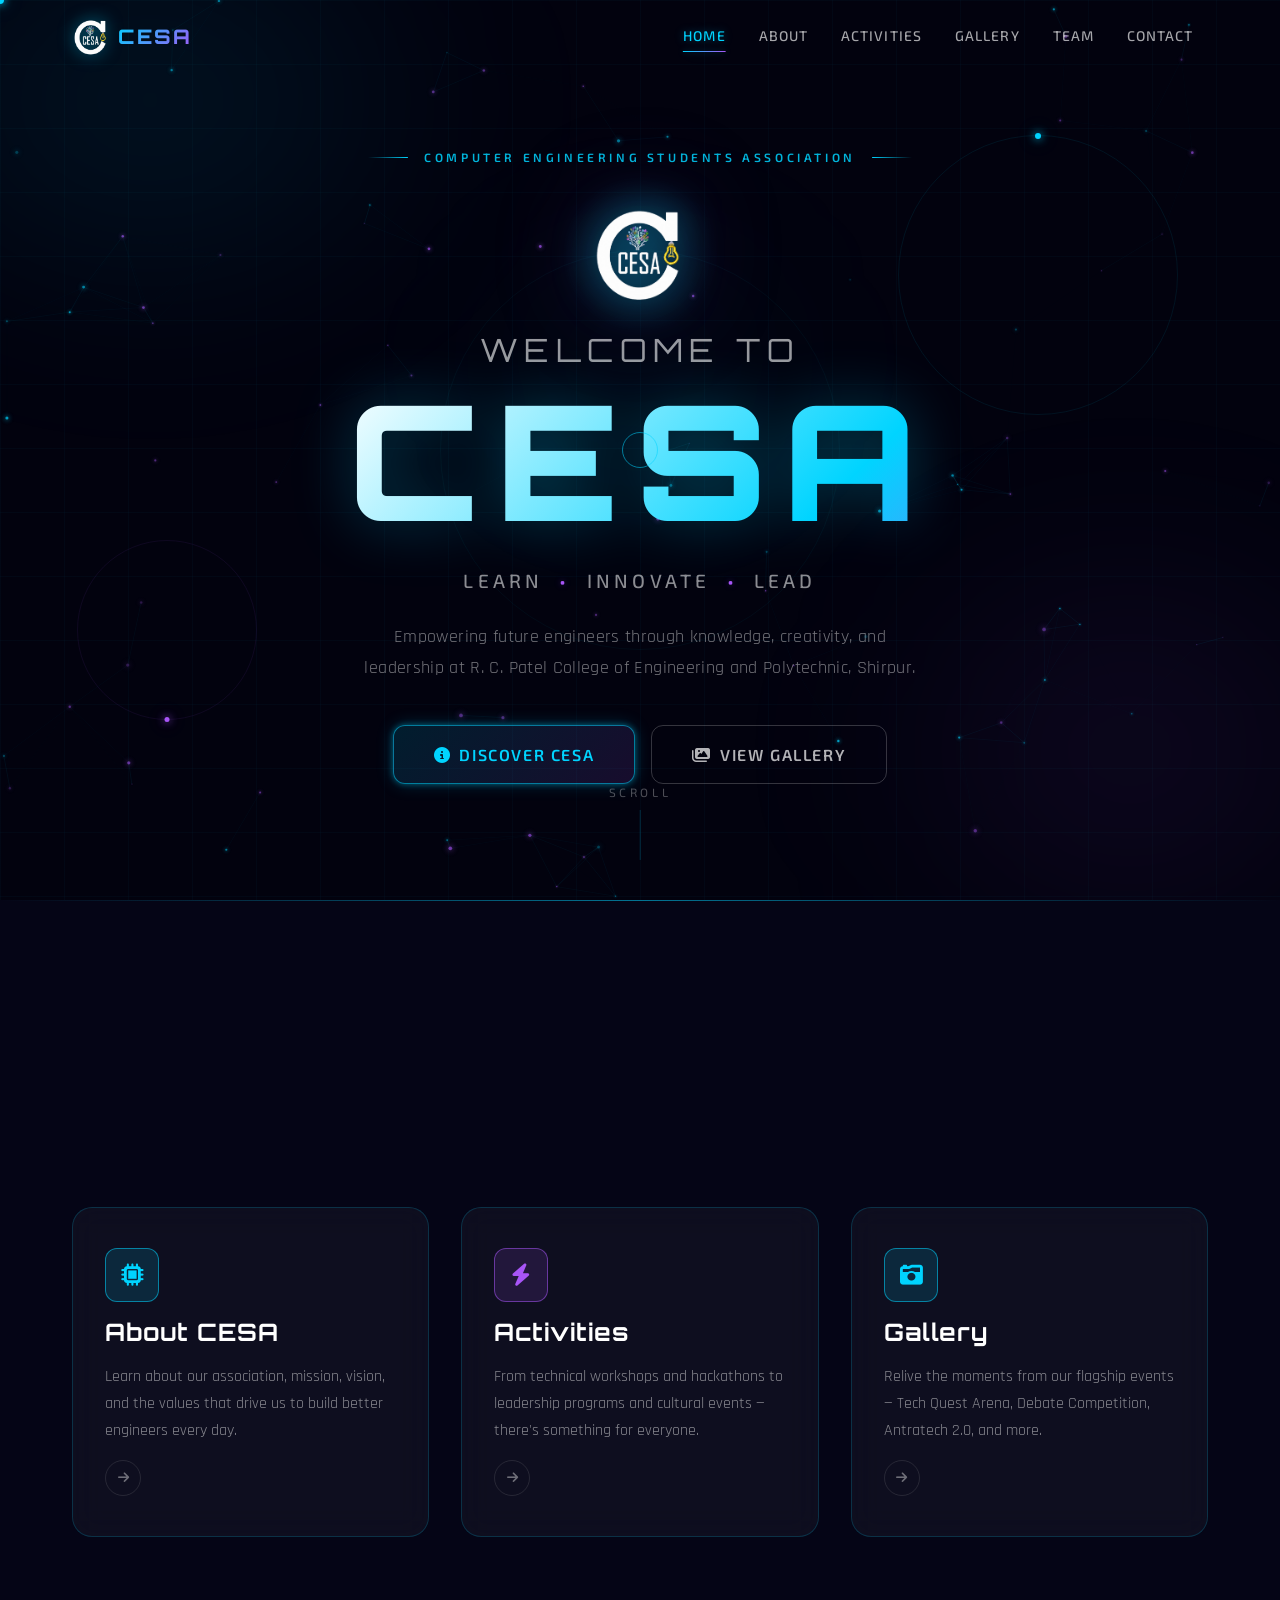
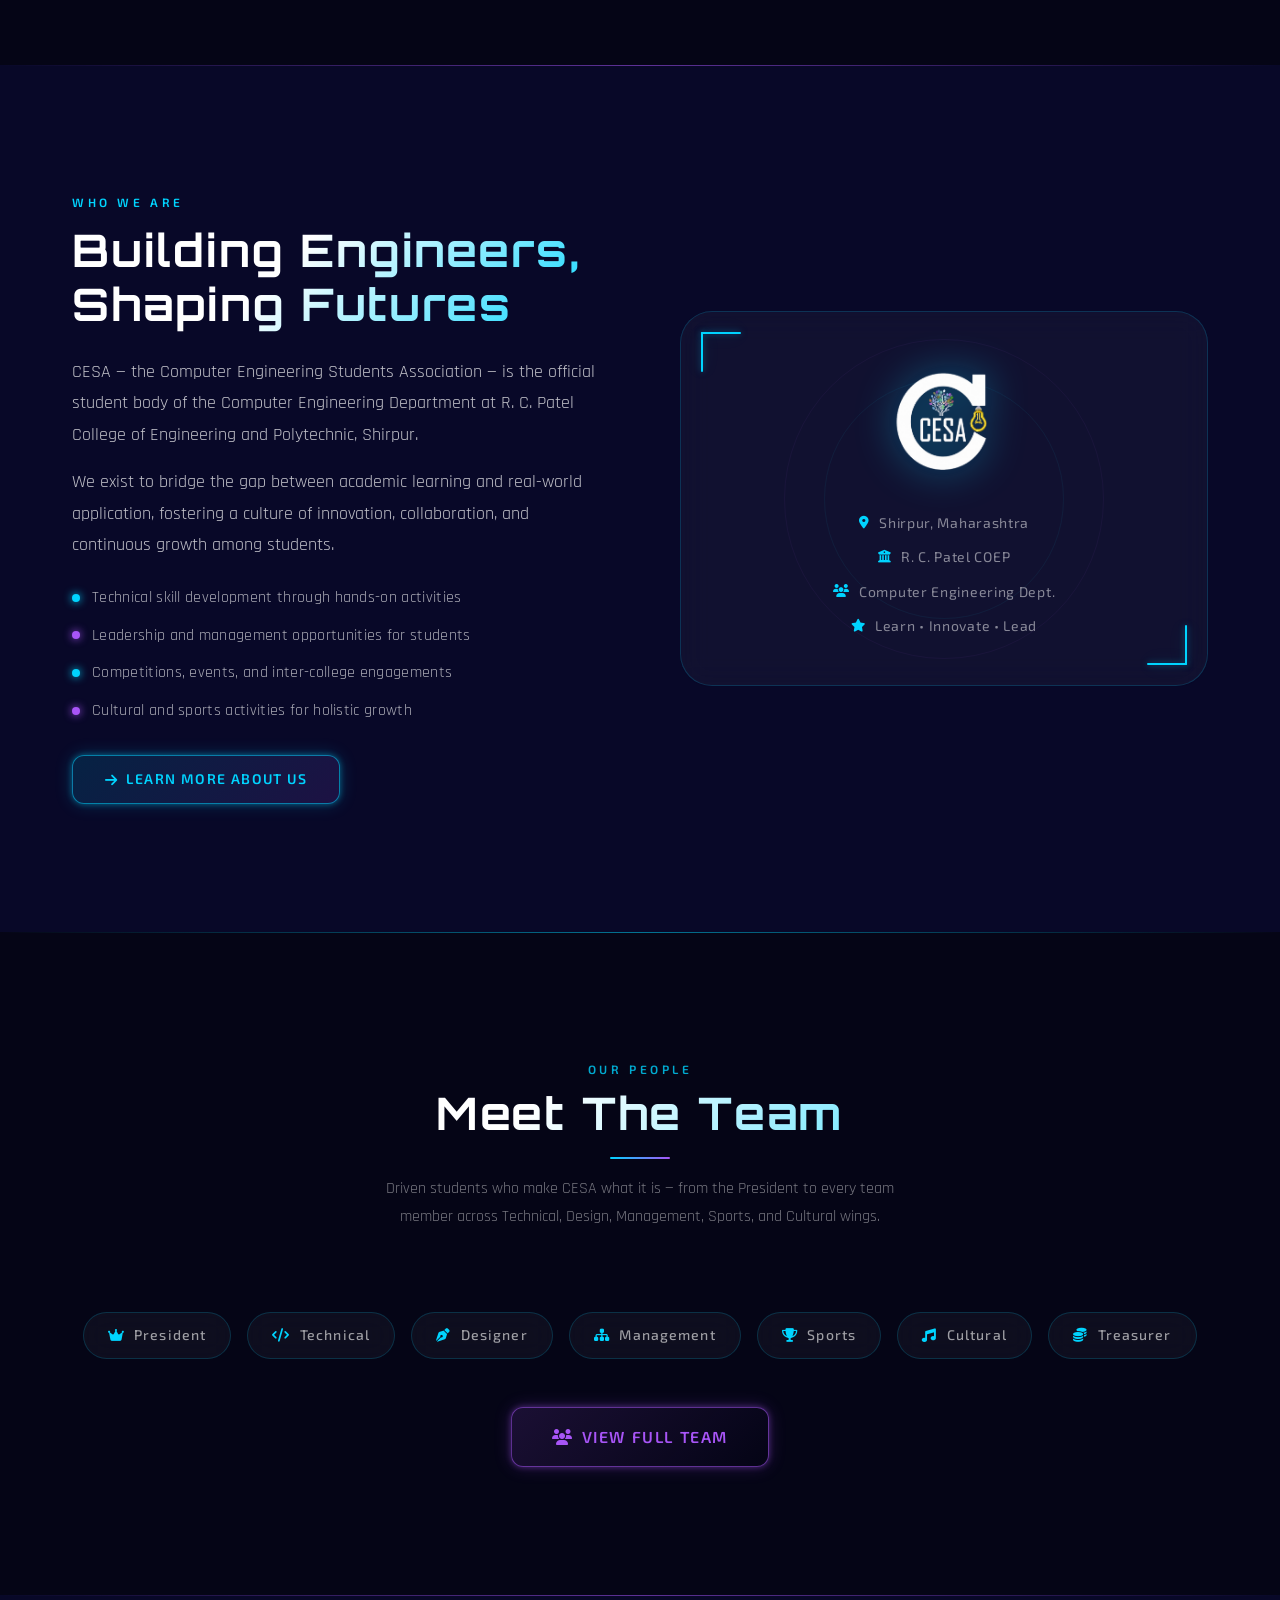
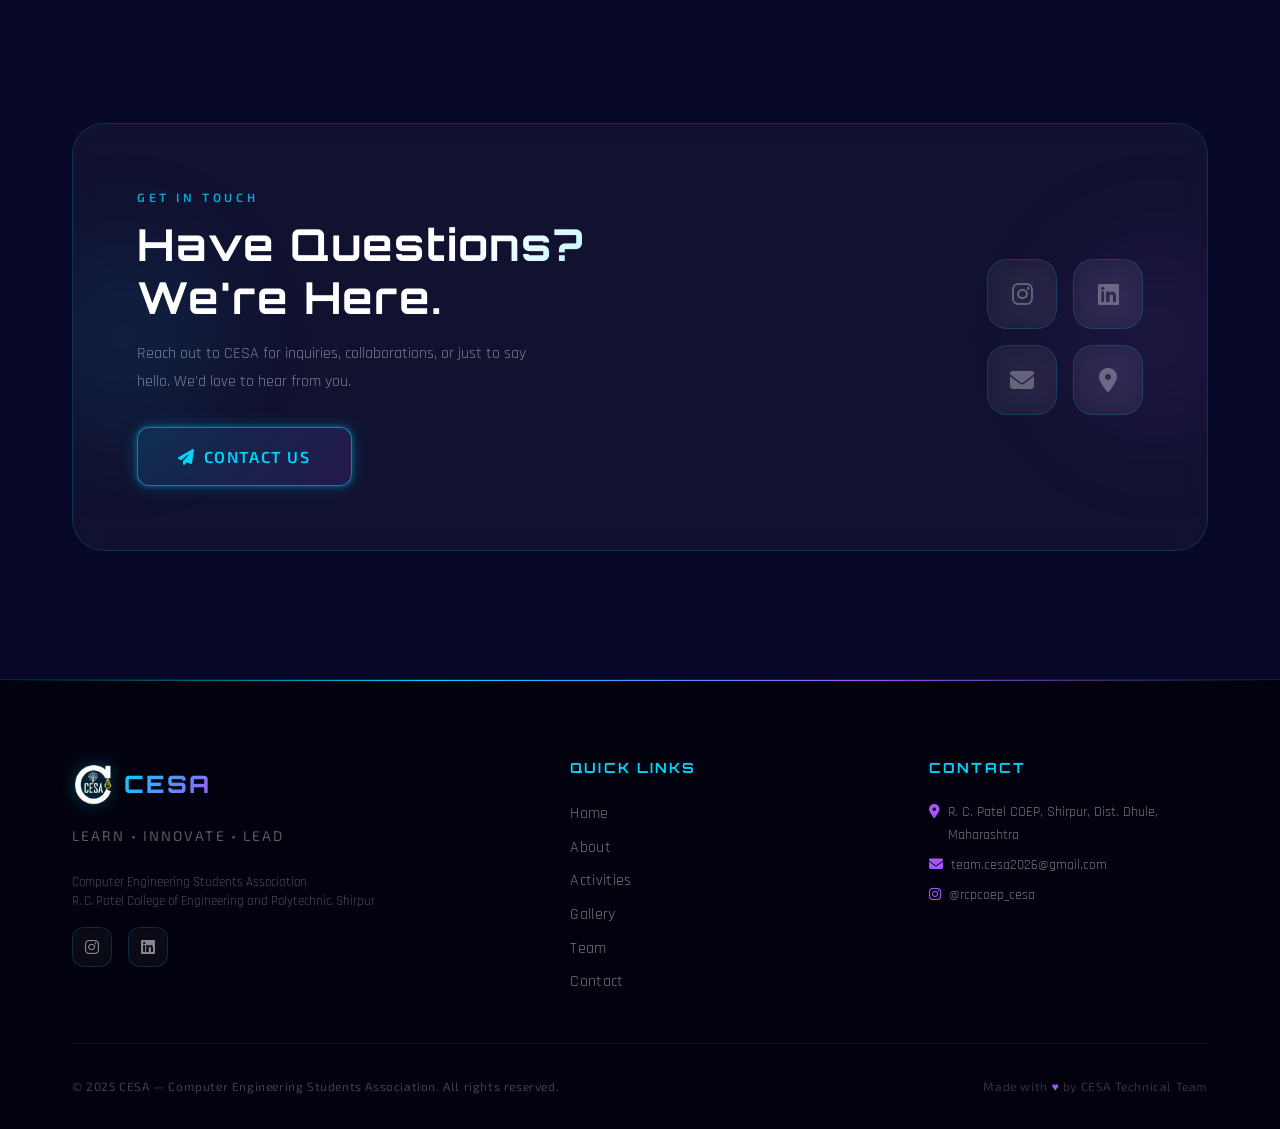
<file: home.html>
<!DOCTYPE html>
<html lang="en">
<head>
  <meta charset="UTF-8" />
  <meta name="viewport" content="width=device-width, initial-scale=1.0" />
  <title>Home — CESA</title>
  <meta name="description" content="Computer Engineering Students Association — R. C. Patel College of Engineering and Polytechnic, Shirpur" />

  <!-- Fonts -->
  <link rel="preconnect" href="https://fonts.googleapis.com" />
  <link rel="preconnect" href="https://fonts.gstatic.com" crossorigin />
  <link href="https://fonts.googleapis.com/css2?family=Orbitron:wght@400;500;600;700;800;900&family=Rajdhani:wght@300;400;500;600;700&family=Exo+2:wght@300;400;500;600;700&display=swap" rel="stylesheet" />

  <!-- Font Awesome -->
  <link rel="stylesheet" href="https://cdnjs.cloudflare.com/ajax/libs/font-awesome/6.5.0/css/all.min.css" />

  <!-- CSS -->
  <link rel="stylesheet" href="css/global.css" />
  <link rel="stylesheet" href="css/home.css" />
</head>
<body>

  <!-- Custom Cursor -->
  <div id="cursor-dot"></div>
  <div id="cursor-ring"></div>

  <!-- Scroll To Top -->
  <a href="#" id="scroll-top" aria-label="Scroll to top">
    <i class="fa-solid fa-chevron-up"></i>
  </a>

  <!-- ── NAVBAR ─────────────────────────────────────────────── -->
  <nav id="navbar">
    <div class="navbar-inner">
      <a href="home.html" class="navbar-logo">
        <img src="images/cesa-logo.png" alt="CESA Logo" />
        <span class="navbar-logo-text">CESA</span>
      </a>

      <ul class="navbar-links">
        <li><a href="home.html"       class="nav-link active">Home</a></li>
        <li><a href="about.html"      class="nav-link">About</a></li>
        <li><a href="activities.html" class="nav-link">Activities</a></li>
        <li><a href="gallery.html"    class="nav-link">Gallery</a></li>
        <li><a href="team.html"       class="nav-link">Team</a></li>
        <li><a href="contact.html"    class="nav-link">Contact</a></li>
      </ul>

      <!-- Hamburger -->
      <button class="navbar-hamburger" id="hamburger" aria-label="Open menu">
        <span class="hamburger-line"></span>
        <span class="hamburger-line"></span>
        <span class="hamburger-line"></span>
      </button>
    </div>
  </nav>

  <!-- Mobile Nav -->
  <div class="navbar-mobile" id="navbar-mobile">
    <button class="navbar-mobile-close" id="mobile-close" aria-label="Close menu">
      <i class="fa-solid fa-xmark"></i>
    </button>
    <a href="home.html"       class="nav-link active">Home</a>
    <a href="about.html"      class="nav-link">About</a>
    <a href="activities.html" class="nav-link">Activities</a>
    <a href="gallery.html"    class="nav-link">Gallery</a>
    <a href="team.html"       class="nav-link">Team</a>
    <a href="contact.html"    class="nav-link">Contact</a>
  </div>

  <!-- ── HERO SECTION ──────────────────────────────────────── -->
  <section class="hero" id="hero">

    <!-- Particle canvas -->
    <canvas id="hero-particles" class="hero-particles"></canvas>

    <!-- Background elements -->
    <div class="hero-bg-glow hero-bg-glow-1"></div>
    <div class="hero-bg-glow hero-bg-glow-2"></div>
    <div class="hero-bg-glow hero-bg-glow-3"></div>
    <div class="hero-grid-overlay"></div>

    <!-- Floating orbs -->
    <div class="hero-orb hero-orb-1"></div>
    <div class="hero-orb hero-orb-2"></div>
    <div class="hero-orb hero-orb-3"></div>

    <div class="hero-content">

      <!-- Eyebrow -->
      <div class="hero-eyebrow reveal reveal-up">
        <span class="hero-eyebrow-line"></span>
        <span class="hero-eyebrow-text">Computer Engineering Students Association</span>
        <span class="hero-eyebrow-line"></span>
      </div>

      <!-- Logo -->
      <div class="hero-logo-wrap reveal reveal-scale delay-1">
        <img src="images/cesa-logo.png" alt="CESA Logo" class="hero-logo" />
        <div class="hero-logo-halo"></div>
      </div>

      <!-- Main Heading -->
      <h1 class="hero-title reveal reveal-up delay-2">
        <span class="hero-title-top">Welcome to</span>
        <span class="hero-title-cesa">CESA</span>
      </h1>

      <!-- Tagline -->
      <p class="hero-tagline reveal reveal-up delay-3">
        <span>Learn</span>
        <span class="hero-tagline-sep">•</span>
        <span>Innovate</span>
        <span class="hero-tagline-sep">•</span>
        <span>Lead</span>
      </p>

      <!-- Sub text -->
      <p class="hero-sub reveal reveal-up delay-4">
        Empowering future engineers through knowledge, creativity, and leadership
        at R. C. Patel College of Engineering and Polytechnic, Shirpur.
      </p>

      <!-- CTA Buttons -->
      <div class="hero-cta reveal reveal-up delay-5">
        <a href="about.html"   class="btn btn-primary btn-lg">
          <i class="fa-solid fa-circle-info"></i> Discover CESA
        </a>
        <a href="gallery.html" class="btn btn-ghost btn-lg">
          <i class="fa-solid fa-images"></i> View Gallery
        </a>
      </div>

    </div>

    <!-- Scroll indicator -->
    <div class="hero-scroll-indicator" id="hero-scroll">
      <span class="hero-scroll-text">Scroll</span>
      <div class="hero-scroll-line">
        <div class="hero-scroll-dot"></div>
      </div>
    </div>

  </section>

  <!-- ── QUICK HIGHLIGHTS ──────────────────────────────────── -->
  <section class="section highlights-section" id="highlights">
    <div class="container">

      <div class="section-header reveal reveal-up">
        <span class="section-eyebrow">Explore</span>
        <h2 class="section-title">What We Offer</h2>
        <div class="section-divider"></div>
      </div>

      <div class="highlights-grid hover-group">

        <!-- About Card -->
        <a href="about.html" class="highlight-card hover-item glass reveal reveal-up delay-1">
          <div class="highlight-card-icon">
            <i class="fa-solid fa-microchip"></i>
          </div>
          <div class="highlight-card-glow highlight-glow-blue"></div>
          <h3 class="highlight-card-title">About CESA</h3>
          <p class="highlight-card-desc">
            Learn about our association, mission, vision, and the values that
            drive us to build better engineers every day.
          </p>
          <div class="highlight-card-arrow">
            <i class="fa-solid fa-arrow-right"></i>
          </div>
          <div class="highlight-card-border"></div>
        </a>

        <!-- Activities Card -->
        <a href="activities.html" class="highlight-card hover-item glass reveal reveal-up delay-2">
          <div class="highlight-card-icon">
            <i class="fa-solid fa-bolt"></i>
          </div>
          <div class="highlight-card-glow highlight-glow-purple"></div>
          <h3 class="highlight-card-title">Activities</h3>
          <p class="highlight-card-desc">
            From technical workshops and hackathons to leadership programs
            and cultural events — there's something for everyone.
          </p>
          <div class="highlight-card-arrow">
            <i class="fa-solid fa-arrow-right"></i>
          </div>
          <div class="highlight-card-border highlight-card-border-purple"></div>
        </a>

        <!-- Gallery Card -->
        <a href="gallery.html" class="highlight-card hover-item glass reveal reveal-up delay-3">
          <div class="highlight-card-icon">
            <i class="fa-solid fa-camera-retro"></i>
          </div>
          <div class="highlight-card-glow highlight-glow-blue"></div>
          <h3 class="highlight-card-title">Gallery</h3>
          <p class="highlight-card-desc">
            Relive the moments from our flagship events — Tech Quest Arena,
            Debate Competition, Antratech 2.0, and more.
          </p>
          <div class="highlight-card-arrow">
            <i class="fa-solid fa-arrow-right"></i>
          </div>
          <div class="highlight-card-border"></div>
        </a>

      </div>
    </div>
  </section>

  <!-- ── ABOUT SNAPSHOT ────────────────────────────────────── -->
  <section class="section about-snapshot-section" id="about-snapshot">
    <div class="container">

      <div class="about-snapshot-grid">

        <!-- Left: Text -->
        <div class="about-snapshot-text">
          <span class="section-eyebrow reveal reveal-left">Who We Are</span>
          <h2 class="section-title text-left reveal reveal-left delay-1">
            Building Engineers,<br />
            <span style="color: var(--neon-purple);">Shaping Futures</span>
          </h2>
          <p class="reveal reveal-left delay-2">
            CESA — the Computer Engineering Students Association — is the
            official student body of the Computer Engineering Department at
            R. C. Patel College of Engineering and Polytechnic, Shirpur.
          </p>
          <p class="reveal reveal-left delay-3">
            We exist to bridge the gap between academic learning and
            real-world application, fostering a culture of innovation,
            collaboration, and continuous growth among students.
          </p>

          <!-- Feature list -->
          <ul class="about-snapshot-features reveal reveal-left delay-4">
            <li>
              <span class="feature-dot feature-dot-blue"></span>
              Technical skill development through hands-on activities
            </li>
            <li>
              <span class="feature-dot feature-dot-purple"></span>
              Leadership and management opportunities for students
            </li>
            <li>
              <span class="feature-dot feature-dot-blue"></span>
              Competitions, events, and inter-college engagements
            </li>
            <li>
              <span class="feature-dot feature-dot-purple"></span>
              Cultural and sports activities for holistic growth
            </li>
          </ul>

          <a href="about.html" class="btn btn-primary reveal reveal-left delay-5">
            <i class="fa-solid fa-arrow-right"></i> Learn More About Us
          </a>
        </div>

        <!-- Right: Visual panel -->
        <div class="about-snapshot-visual reveal reveal-right delay-2">

          <div class="snapshot-card glass">
            <!-- Accent corner -->
            <div class="snapshot-corner snapshot-corner-tl"></div>
            <div class="snapshot-corner snapshot-corner-br"></div>

            <!-- CESA logo large -->
            <div class="snapshot-logo-wrap">
              <img src="images/cesa-logo.png" alt="CESA" class="snapshot-logo" />
            </div>

            <!-- Info rows -->
            <div class="snapshot-info-row">
              <div class="snapshot-info-item">
                <i class="fa-solid fa-location-dot"></i>
                <span>Shirpur, Maharashtra</span>
              </div>
              <div class="snapshot-info-item">
                <i class="fa-solid fa-building-columns"></i>
                <span>R. C. Patel COEP</span>
              </div>
              <div class="snapshot-info-item">
                <i class="fa-solid fa-users"></i>
                <span>Computer Engineering Dept.</span>
              </div>
              <div class="snapshot-info-item">
                <i class="fa-solid fa-star"></i>
                <span>Learn • Innovate • Lead</span>
              </div>
            </div>

            <!-- Animated ring -->
            <div class="snapshot-ring snapshot-ring-1"></div>
            <div class="snapshot-ring snapshot-ring-2"></div>
          </div>

        </div>

      </div>
    </div>
  </section>

  <!-- ── TEAM TEASER ───────────────────────────────────────── -->
  <section class="section team-teaser-section" id="team-teaser">
    <div class="container">

      <div class="section-header reveal reveal-up">
        <span class="section-eyebrow">Our People</span>
        <h2 class="section-title">Meet The Team</h2>
        <div class="section-divider"></div>
        <p class="section-sub reveal reveal-up delay-1">
          Driven students who make CESA what it is — from the President
          to every team member across Technical, Design, Management, Sports, and Cultural wings.
        </p>
      </div>

      <!-- Team category pills -->
      <div class="team-teaser-pills hover-group reveal reveal-up delay-2">
        <div class="team-pill hover-item">
          <i class="fa-solid fa-crown"></i>
          <span>President</span>
        </div>
        <div class="team-pill hover-item">
          <i class="fa-solid fa-code"></i>
          <span>Technical</span>
        </div>
        <div class="team-pill hover-item">
          <i class="fa-solid fa-pen-nib"></i>
          <span>Designer</span>
        </div>
        <div class="team-pill hover-item">
          <i class="fa-solid fa-sitemap"></i>
          <span>Management</span>
        </div>
        <div class="team-pill hover-item">
          <i class="fa-solid fa-trophy"></i>
          <span>Sports</span>
        </div>
        <div class="team-pill hover-item">
          <i class="fa-solid fa-music"></i>
          <span>Cultural</span>
        </div>
        <div class="team-pill hover-item">
          <i class="fa-solid fa-coins"></i>
          <span>Treasurer</span>
        </div>
      </div>

      <div class="team-teaser-cta reveal reveal-up delay-3">
        <a href="team.html" class="btn btn-secondary btn-lg">
          <i class="fa-solid fa-users"></i> View Full Team
        </a>
      </div>

    </div>
  </section>

  <!-- ── CONTACT TEASER ────────────────────────────────────── -->
  <section class="section contact-teaser-section" id="contact-teaser">
    <div class="container">

      <div class="contact-teaser-card glass reveal reveal-scale">
        <div class="contact-teaser-glow-left"></div>
        <div class="contact-teaser-glow-right"></div>

        <div class="contact-teaser-content">
          <span class="section-eyebrow">Get In Touch</span>
          <h2 class="contact-teaser-title">Have Questions?<br />We're Here.</h2>
          <p class="contact-teaser-sub">
            Reach out to CESA for inquiries, collaborations, or just to say hello.
            We'd love to hear from you.
          </p>
          <a href="contact.html" class="btn btn-primary btn-lg">
            <i class="fa-solid fa-paper-plane"></i> Contact Us
          </a>
        </div>

        <div class="contact-teaser-icons">
          <div class="contact-icon-item">
            <i class="fa-brands fa-instagram"></i>
          </div>
          <div class="contact-icon-item">
            <i class="fa-brands fa-linkedin"></i>
          </div>
          <div class="contact-icon-item">
            <i class="fa-solid fa-envelope"></i>
          </div>
          <div class="contact-icon-item">
            <i class="fa-solid fa-location-dot"></i>
          </div>
        </div>
      </div>

    </div>
  </section>

  <!-- Footer injected by js/footer.js -->
  <div id="footer"></div>

  <!-- JS -->
  <script src="js/footer.js"></script>
  <script src="js/home.js"></script>

</body>
</html>
</file>
<file: css/global.css>
/* ============================================================
   CESA WEBSITE — global.css
   Computer Engineering Students Association
   R. C. Patel College of Engineering and Polytechnic, Shirpur
   ============================================================ */

/* ── Google Fonts ── */
@import url('https://fonts.googleapis.com/css2?family=Orbitron:wght@400;500;600;700;800;900&family=Rajdhani:wght@300;400;500;600;700&family=Exo+2:ital,wght@0,100..900;1,100..900&display=swap');

/* ============================================================
   CSS CUSTOM PROPERTIES (Design Tokens)
   ============================================================ */
:root {
  /* Core Colors */
  --neon-blue:        #00d4ff;
  --neon-blue-dim:    #00d4ff88;
  --neon-blue-faint:  #00d4ff22;
  --neon-purple:      #a855f7;
  --neon-purple-dim:  #a855f788;
  --neon-purple-faint:#a855f722;
  --neon-pink:        #f000ff;
  --neon-gold:        #ffd700;

  /* Backgrounds */
  --bg-void:          #02020e;
  --bg-dark:          #050516;
  --bg-deep:          #080828;
  --bg-surface:       #0d0d2e;
  --bg-elevated:      #12123a;

  /* Glass */
  --glass-bg:         rgba(255, 255, 255, 0.04);
  --glass-bg-hover:   rgba(255, 255, 255, 0.08);
  --glass-border:     rgba(0, 212, 255, 0.18);
  --glass-border-p:   rgba(168, 85, 247, 0.18);
  --glass-blur:       blur(14px);
  --glass-blur-heavy: blur(24px);

  /* Glows */
  --glow-blue:        0 0 8px #00d4ff, 0 0 20px #00d4ff66, 0 0 40px #00d4ff33;
  --glow-blue-soft:   0 0 6px #00d4ff66, 0 0 18px #00d4ff33;
  --glow-purple:      0 0 8px #a855f7, 0 0 20px #a855f766, 0 0 40px #a855f733;
  --glow-purple-soft: 0 0 6px #a855f766, 0 0 18px #a855f733;
  --glow-pink:        0 0 8px #f000ff, 0 0 20px #f000ff66;
  --glow-gold:        0 0 8px #ffd700, 0 0 20px #ffd70066;

  /* Typography */
  --font-display:     'Orbitron', monospace;
  --font-heading:     'Orbitron', monospace;
  --font-body:        'Rajdhani', sans-serif;
  --font-ui:          'Exo 2', sans-serif;

  /* Font Sizes */
  --fs-xs:    0.75rem;
  --fs-sm:    0.875rem;
  --fs-base:  1rem;
  --fs-md:    1.125rem;
  --fs-lg:    1.25rem;
  --fs-xl:    1.5rem;
  --fs-2xl:   2rem;
  --fs-3xl:   2.5rem;
  --fs-4xl:   3.5rem;
  --fs-5xl:   5rem;

  /* Spacing */
  --space-xs:   0.25rem;
  --space-sm:   0.5rem;
  --space-md:   1rem;
  --space-lg:   1.5rem;
  --space-xl:   2rem;
  --space-2xl:  3rem;
  --space-3xl:  5rem;
  --space-4xl:  8rem;

  /* Borders */
  --radius-sm:  6px;
  --radius-md:  12px;
  --radius-lg:  20px;
  --radius-xl:  32px;
  --radius-full:9999px;

  /* Transitions */
  --transition-fast:   150ms cubic-bezier(0.4, 0, 0.2, 1);
  --transition-base:   300ms cubic-bezier(0.4, 0, 0.2, 1);
  --transition-slow:   500ms cubic-bezier(0.4, 0, 0.2, 1);
  --transition-spring: 400ms cubic-bezier(0.34, 1.56, 0.64, 1);

  /* Z-index layers */
  --z-base:     1;
  --z-raised:   10;
  --z-dropdown: 100;
  --z-sticky:   200;
  --z-overlay:  300;
  --z-modal:    400;
  --z-cursor:   9999;
}

/* ============================================================
   RESET & BASE
   ============================================================ */
*, *::before, *::after {
  box-sizing: border-box;
  margin: 0;
  padding: 0;
}

html {
  font-size: 16px;
  scroll-behavior: smooth;
  overflow-x: hidden;
}

body {
  font-family: var(--font-body);
  font-size: var(--fs-base);
  font-weight: 400;
  line-height: 1.6;
  color: rgba(255, 255, 255, 0.88);
  background-color: var(--bg-dark);
  overflow-x: hidden;
  cursor: none;
  -webkit-font-smoothing: antialiased;
  -moz-osx-font-smoothing: grayscale;
}

/* Hide default cursor everywhere */
*, *::before, *::after {
  cursor: none !important;
}

a {
  color: var(--neon-blue);
  text-decoration: none;
  transition: color var(--transition-base);
}

a:hover {
  color: var(--neon-purple);
}

img {
  max-width: 100%;
  display: block;
}

ul, ol {
  list-style: none;
}

button {
  font-family: var(--font-ui);
  border: none;
  background: none;
  cursor: none;
}

input, textarea, select {
  font-family: var(--font-body);
  cursor: none;
}

/* ============================================================
   CUSTOM CURSOR
   ============================================================ */
#cursor-dot {
  position: fixed;
  top: 0;
  left: 0;
  width: 8px;
  height: 8px;
  background: var(--neon-blue);
  border-radius: 50%;
  pointer-events: none;
  z-index: var(--z-cursor);
  transform: translate(-50%, -50%);
  transition: width var(--transition-fast),
              height var(--transition-fast),
              background var(--transition-fast),
              box-shadow var(--transition-fast);
  box-shadow: var(--glow-blue);
  will-change: transform;
}

#cursor-ring {
  position: fixed;
  top: 0;
  left: 0;
  width: 36px;
  height: 36px;
  border: 1.5px solid var(--neon-blue-dim);
  border-radius: 50%;
  pointer-events: none;
  z-index: var(--z-cursor);
  transform: translate(-50%, -50%);
  transition: width 250ms ease,
              height 250ms ease,
              border-color 250ms ease,
              box-shadow 250ms ease;
  will-change: transform;
}

/* Cursor hover states */
body.cursor-hover #cursor-dot {
  width: 12px;
  height: 12px;
  background: var(--neon-purple);
  box-shadow: var(--glow-purple);
}

body.cursor-hover #cursor-ring {
  width: 56px;
  height: 56px;
  border-color: var(--neon-purple-dim);
  box-shadow: var(--glow-purple-soft);
}

body.cursor-click #cursor-dot {
  width: 6px;
  height: 6px;
  background: var(--neon-pink);
}

body.cursor-click #cursor-ring {
  width: 24px;
  height: 24px;
  border-color: var(--neon-pink);
}

/* ============================================================
   TYPOGRAPHY UTILITIES
   ============================================================ */
.font-display  { font-family: var(--font-display); }
.font-heading  { font-family: var(--font-heading); }
.font-body     { font-family: var(--font-body); }
.font-ui       { font-family: var(--font-ui); }

.text-neon-blue   { color: var(--neon-blue); }
.text-neon-purple { color: var(--neon-purple); }
.text-dim         { color: rgba(255,255,255,0.5); }
.text-muted       { color: rgba(255,255,255,0.35); }

.glow-blue   { text-shadow: var(--glow-blue); }
.glow-purple { text-shadow: var(--glow-purple); }

/* Heading scales */
h1, h2, h3, h4, h5, h6 {
  font-family: var(--font-heading);
  font-weight: 700;
  line-height: 1.2;
  letter-spacing: 0.04em;
}

h1 { font-size: clamp(2rem, 5vw, var(--fs-5xl)); }
h2 { font-size: clamp(1.5rem, 3.5vw, var(--fs-4xl)); }
h3 { font-size: clamp(1.25rem, 2.5vw, var(--fs-2xl)); }
h4 { font-size: var(--fs-xl); }
h5 { font-size: var(--fs-lg); }
h6 { font-size: var(--fs-base); }

p {
  font-family: var(--font-body);
  font-size: var(--fs-md);
  line-height: 1.75;
  color: rgba(255,255,255,0.75);
}

/* ============================================================
   LAYOUT UTILITIES
   ============================================================ */
.container {
  width: 100%;
  max-width: 1200px;
  margin: 0 auto;
  padding: 0 var(--space-xl);
}

.container-wide {
  width: 100%;
  max-width: 1440px;
  margin: 0 auto;
  padding: 0 var(--space-xl);
}

.section {
  padding: var(--space-4xl) 0;
}

.section-sm {
  padding: var(--space-3xl) 0;
}

.flex         { display: flex; }
.flex-center  { display: flex; align-items: center; justify-content: center; }
.flex-between { display: flex; align-items: center; justify-content: space-between; }
.flex-col     { display: flex; flex-direction: column; }
.flex-wrap    { flex-wrap: wrap; }
.gap-sm       { gap: var(--space-sm); }
.gap-md       { gap: var(--space-md); }
.gap-lg       { gap: var(--space-lg); }
.gap-xl       { gap: var(--space-xl); }

.grid-2 { display: grid; grid-template-columns: repeat(2, 1fr); gap: var(--space-xl); }
.grid-3 { display: grid; grid-template-columns: repeat(3, 1fr); gap: var(--space-xl); }
.grid-4 { display: grid; grid-template-columns: repeat(4, 1fr); gap: var(--space-lg); }

.text-center { text-align: center; }
.text-left   { text-align: left; }
.text-right  { text-align: right; }

/* ============================================================
   GLASSMORPHISM COMPONENTS
   ============================================================ */
.glass {
  background: var(--glass-bg);
  border: 1px solid var(--glass-border);
  backdrop-filter: var(--glass-blur);
  -webkit-backdrop-filter: var(--glass-blur);
  border-radius: var(--radius-lg);
}

.glass-heavy {
  background: rgba(255,255,255,0.06);
  border: 1px solid var(--glass-border);
  backdrop-filter: var(--glass-blur-heavy);
  -webkit-backdrop-filter: var(--glass-blur-heavy);
  border-radius: var(--radius-lg);
}

.glass-purple {
  background: var(--glass-bg);
  border: 1px solid var(--glass-border-p);
  backdrop-filter: var(--glass-blur);
  -webkit-backdrop-filter: var(--glass-blur);
  border-radius: var(--radius-lg);
}

/* ============================================================
   BUTTON SYSTEM
   ============================================================ */
.btn {
  display: inline-flex;
  align-items: center;
  justify-content: center;
  gap: var(--space-sm);
  padding: 0.75rem 2rem;
  font-family: var(--font-ui);
  font-size: var(--fs-sm);
  font-weight: 600;
  letter-spacing: 0.1em;
  text-transform: uppercase;
  border-radius: var(--radius-md);
  transition: all var(--transition-base);
  position: relative;
  overflow: hidden;
}

.btn::before {
  content: '';
  position: absolute;
  inset: 0;
  background: linear-gradient(135deg, rgba(255,255,255,0.1), transparent);
  opacity: 0;
  transition: opacity var(--transition-base);
}

.btn:hover::before {
  opacity: 1;
}

.btn-primary {
  background: linear-gradient(135deg, var(--neon-blue-faint), var(--neon-purple-faint));
  border: 1px solid var(--neon-blue-dim);
  color: var(--neon-blue);
  box-shadow: var(--glow-blue-soft);
}

.btn-primary:hover {
  border-color: var(--neon-blue);
  color: #fff;
  box-shadow: var(--glow-blue);
  transform: translateY(-2px);
}

.btn-secondary {
  background: linear-gradient(135deg, var(--neon-purple-faint), transparent);
  border: 1px solid var(--neon-purple-dim);
  color: var(--neon-purple);
  box-shadow: var(--glow-purple-soft);
}

.btn-secondary:hover {
  border-color: var(--neon-purple);
  color: #fff;
  box-shadow: var(--glow-purple);
  transform: translateY(-2px);
}

.btn-ghost {
  background: transparent;
  border: 1px solid rgba(255,255,255,0.2);
  color: rgba(255,255,255,0.7);
}

.btn-ghost:hover {
  border-color: var(--neon-blue-dim);
  color: var(--neon-blue);
  box-shadow: var(--glow-blue-soft);
}

.btn-sm {
  padding: 0.5rem 1.25rem;
  font-size: var(--fs-xs);
}

.btn-lg {
  padding: 1rem 2.5rem;
  font-size: var(--fs-base);
}

/* ============================================================
   PAGE HERO (shared across all inner pages)
   ============================================================ */
.page-hero {
  position: relative;
  min-height: 40vh;
  display: flex;
  align-items: center;
  justify-content: center;
  text-align: center;
  overflow: hidden;
  padding: 8rem 2rem 4rem;
}

.page-hero::before {
  content: '';
  position: absolute;
  inset: 0;
  background:
    radial-gradient(ellipse 80% 60% at 50% 0%, rgba(0,212,255,0.1) 0%, transparent 70%),
    radial-gradient(ellipse 50% 40% at 80% 100%, rgba(168,85,247,0.08) 0%, transparent 60%);
  pointer-events: none;
}

.page-hero-canvas {
  position: absolute;
  inset: 0;
  z-index: 0;
}

.page-hero-content {
  position: relative;
  z-index: 1;
}

.page-hero-eyebrow {
  font-family: var(--font-ui);
  font-size: var(--fs-xs);
  font-weight: 600;
  letter-spacing: 0.3em;
  text-transform: uppercase;
  color: var(--neon-blue);
  margin-bottom: var(--space-md);
  opacity: 0.8;
}

.page-hero-title {
  font-family: var(--font-heading);
  font-size: clamp(2.5rem, 6vw, 5rem);
  font-weight: 800;
  letter-spacing: 0.06em;
  background: linear-gradient(135deg, #fff 30%, var(--neon-blue) 70%, var(--neon-purple) 100%);
  -webkit-background-clip: text;
  -webkit-text-fill-color: transparent;
  background-clip: text;
  margin-bottom: var(--space-md);
}

.page-hero-subtitle {
  font-family: var(--font-body);
  font-size: var(--fs-lg);
  color: rgba(255,255,255,0.55);
  letter-spacing: 0.05em;
}

/* Decorative line under page hero */
.page-hero-line {
  width: 80px;
  height: 2px;
  margin: var(--space-lg) auto 0;
  background: linear-gradient(90deg, transparent, var(--neon-blue), var(--neon-purple), transparent);
  border-radius: var(--radius-full);
}

/* ============================================================
   SECTION HEADINGS
   ============================================================ */
.section-header {
  text-align: center;
  margin-bottom: var(--space-3xl);
}

.section-eyebrow {
  font-family: var(--font-ui);
  font-size: var(--fs-xs);
  font-weight: 600;
  letter-spacing: 0.3em;
  text-transform: uppercase;
  color: var(--neon-blue);
  opacity: 0.8;
  margin-bottom: var(--space-sm);
  display: block;
}

.section-title {
  font-family: var(--font-heading);
  font-size: clamp(1.75rem, 3.5vw, var(--fs-4xl));
  font-weight: 700;
  letter-spacing: 0.04em;
  background: linear-gradient(135deg, #fff 40%, var(--neon-blue) 100%);
  -webkit-background-clip: text;
  -webkit-text-fill-color: transparent;
  background-clip: text;
  margin-bottom: var(--space-md);
}

.section-title-purple {
  background: linear-gradient(135deg, #fff 40%, var(--neon-purple) 100%);
  -webkit-background-clip: text;
  -webkit-text-fill-color: transparent;
  background-clip: text;
}

.section-divider {
  width: 60px;
  height: 2px;
  margin: 0 auto;
  background: linear-gradient(90deg, var(--neon-blue), var(--neon-purple));
  border-radius: var(--radius-full);
}

/* ============================================================
   NAVBAR
   ============================================================ */
#navbar {
  position: fixed;
  top: 0;
  left: 0;
  right: 0;
  z-index: var(--z-sticky);
  padding: 1rem 0;
  transition: all var(--transition-base);
}

#navbar.scrolled {
  background: rgba(5, 5, 22, 0.9);
  backdrop-filter: blur(20px);
  -webkit-backdrop-filter: blur(20px);
  border-bottom: 1px solid var(--glass-border);
  padding: 0.6rem 0;
  box-shadow: 0 4px 30px rgba(0,212,255,0.06);
}

.navbar-inner {
  display: flex;
  align-items: center;
  justify-content: space-between;
  max-width: 1200px;
  margin: 0 auto;
  padding: 0 var(--space-xl);
}

.navbar-logo {
  display: flex;
  align-items: center;
  gap: var(--space-sm);
  text-decoration: none;
}

.navbar-logo img {
  height: 42px;
  width: auto;
  filter: drop-shadow(0 0 8px rgba(0,212,255,0.5));
  transition: filter var(--transition-base);
}

.navbar-logo:hover img {
  filter: drop-shadow(0 0 14px rgba(0,212,255,0.9));
}

.navbar-logo-text {
  font-family: var(--font-display);
  font-size: var(--fs-lg);
  font-weight: 800;
  letter-spacing: 0.12em;
  background: linear-gradient(135deg, var(--neon-blue), var(--neon-purple));
  -webkit-background-clip: text;
  -webkit-text-fill-color: transparent;
  background-clip: text;
}

.navbar-links {
  display: flex;
  align-items: center;
  gap: var(--space-xs);
}

.nav-link {
  font-family: var(--font-ui);
  font-size: var(--fs-sm);
  font-weight: 500;
  letter-spacing: 0.08em;
  text-transform: uppercase;
  color: rgba(255,255,255,0.65);
  padding: 0.5rem 0.9rem;
  border-radius: var(--radius-sm);
  text-decoration: none;
  transition: all var(--transition-base);
  position: relative;
}

.nav-link::after {
  content: '';
  position: absolute;
  bottom: 0;
  left: 50%;
  transform: translateX(-50%);
  width: 0;
  height: 1px;
  background: linear-gradient(90deg, var(--neon-blue), var(--neon-purple));
  transition: width var(--transition-base);
  border-radius: var(--radius-full);
  box-shadow: var(--glow-blue-soft);
}

.nav-link:hover,
.nav-link.active {
  color: #fff;
}

.nav-link:hover::after,
.nav-link.active::after {
  width: calc(100% - 1.8rem);
}

.nav-link.active {
  color: var(--neon-blue);
  text-shadow: 0 0 10px rgba(0,212,255,0.4);
}

/* Hamburger */
.navbar-hamburger {
  display: none;
  flex-direction: column;
  gap: 5px;
  padding: 8px;
  background: none;
  border: none;
  z-index: 10;
}

.hamburger-line {
  width: 24px;
  height: 2px;
  background: var(--neon-blue);
  border-radius: var(--radius-full);
  transition: all var(--transition-base);
  box-shadow: 0 0 6px var(--neon-blue-dim);
}

.navbar-hamburger.open .hamburger-line:nth-child(1) {
  transform: translateY(7px) rotate(45deg);
}
.navbar-hamburger.open .hamburger-line:nth-child(2) {
  opacity: 0;
  transform: scaleX(0);
}
.navbar-hamburger.open .hamburger-line:nth-child(3) {
  transform: translateY(-7px) rotate(-45deg);
}

/* Mobile nav */
.navbar-mobile {
  display: none;
  position: fixed;
  top: 0;
  left: 0;
  right: 0;
  bottom: 0;
  background: rgba(5, 5, 22, 0.97);
  backdrop-filter: blur(24px);
  -webkit-backdrop-filter: blur(24px);
  z-index: var(--z-overlay);
  flex-direction: column;
  align-items: center;
  justify-content: center;
  gap: var(--space-lg);
  opacity: 0;
  pointer-events: none;
  transition: opacity var(--transition-slow);
}

.navbar-mobile.open {
  opacity: 1;
  pointer-events: all;
}

.navbar-mobile .nav-link {
  font-size: var(--fs-xl);
  letter-spacing: 0.15em;
  padding: var(--space-md) var(--space-xl);
}

.navbar-mobile-close {
  position: absolute;
  top: 1.5rem;
  right: 1.5rem;
  font-size: 1.5rem;
  color: var(--neon-blue);
  background: none;
  border: none;
  font-family: var(--font-display);
}

/* ============================================================
   FOOTER
   ============================================================ */
#footer {
  background: var(--bg-void);
  border-top: 1px solid var(--glass-border);
  padding: var(--space-3xl) 0 var(--space-xl);
  position: relative;
  overflow: hidden;
}

#footer::before {
  content: '';
  position: absolute;
  top: 0;
  left: 0;
  right: 0;
  height: 1px;
  background: linear-gradient(90deg, transparent, var(--neon-blue), var(--neon-purple), transparent);
}

.footer-grid {
  display: grid;
  grid-template-columns: 1.5fr 1fr 1fr;
  gap: var(--space-3xl);
  margin-bottom: var(--space-2xl);
}

.footer-brand {}

.footer-logo {
  display: flex;
  align-items: center;
  gap: var(--space-sm);
  margin-bottom: var(--space-md);
}

.footer-logo img {
  height: 48px;
  filter: drop-shadow(0 0 8px rgba(0,212,255,0.4));
}

.footer-logo-text {
  font-family: var(--font-display);
  font-size: var(--fs-xl);
  font-weight: 800;
  letter-spacing: 0.1em;
  background: linear-gradient(135deg, var(--neon-blue), var(--neon-purple));
  -webkit-background-clip: text;
  -webkit-text-fill-color: transparent;
  background-clip: text;
}

.footer-tagline {
  font-family: var(--font-ui);
  font-size: var(--fs-sm);
  letter-spacing: 0.15em;
  color: rgba(255,255,255,0.35);
  margin-bottom: var(--space-lg);
  text-transform: uppercase;
}

.footer-social {
  display: flex;
  gap: var(--space-md);
}

.footer-social-link {
  width: 40px;
  height: 40px;
  border-radius: var(--radius-md);
  border: 1px solid var(--glass-border);
  background: var(--glass-bg);
  display: flex;
  align-items: center;
  justify-content: center;
  color: rgba(255,255,255,0.5);
  font-size: var(--fs-base);
  transition: all var(--transition-base);
  text-decoration: none;
  backdrop-filter: blur(8px);
}

.footer-social-link:hover {
  border-color: var(--neon-blue-dim);
  color: var(--neon-blue);
  box-shadow: var(--glow-blue-soft);
  transform: translateY(-3px);
}

.footer-col-title {
  font-family: var(--font-heading);
  font-size: var(--fs-sm);
  letter-spacing: 0.15em;
  text-transform: uppercase;
  color: var(--neon-blue);
  margin-bottom: var(--space-lg);
}

.footer-links {
  display: flex;
  flex-direction: column;
  gap: var(--space-sm);
}

.footer-link {
  font-family: var(--font-body);
  font-size: var(--fs-base);
  color: rgba(255,255,255,0.45);
  text-decoration: none;
  transition: all var(--transition-base);
  letter-spacing: 0.02em;
}

.footer-link:hover {
  color: var(--neon-blue);
  padding-left: 6px;
}

.footer-contact-item {
  display: flex;
  align-items: flex-start;
  gap: var(--space-sm);
  margin-bottom: var(--space-sm);
  color: rgba(255,255,255,0.45);
  font-size: var(--fs-sm);
}

.footer-contact-item i {
  color: var(--neon-purple);
  margin-top: 3px;
  flex-shrink: 0;
}

.footer-bottom {
  border-top: 1px solid rgba(255,255,255,0.06);
  padding-top: var(--space-xl);
  display: flex;
  align-items: center;
  justify-content: space-between;
}

.footer-copyright {
  font-family: var(--font-ui);
  font-size: var(--fs-xs);
  color: rgba(255,255,255,0.25);
  letter-spacing: 0.05em;
}

.footer-made-with {
  font-family: var(--font-ui);
  font-size: var(--fs-xs);
  color: rgba(255,255,255,0.2);
  letter-spacing: 0.05em;
}

.footer-made-with span {
  color: var(--neon-purple);
}

/* ============================================================
   SCROLL REVEAL SYSTEM
   ============================================================ */
.reveal {
  opacity: 0;
  transition: opacity 0.7s ease, transform 0.7s ease;
}

.reveal-up {
  transform: translateY(40px);
}

.reveal-left {
  transform: translateX(-40px);
}

.reveal-right {
  transform: translateX(40px);
}

.reveal-scale {
  transform: scale(0.92);
}

.reveal.visible {
  opacity: 1;
  transform: none;
}

/* Stagger delays */
.delay-1 { transition-delay: 0.1s; }
.delay-2 { transition-delay: 0.2s; }
.delay-3 { transition-delay: 0.3s; }
.delay-4 { transition-delay: 0.4s; }
.delay-5 { transition-delay: 0.5s; }
.delay-6 { transition-delay: 0.6s; }

/* ============================================================
   GLOBAL HOVER FOCUS SYSTEM
   ============================================================ */

/*
   HOW IT WORKS:
   - All .hover-item elements are fully visible by default
   - When cursor hovers the .hover-group, ALL siblings dim
   - The hovered item stays bright
   - When cursor leaves the group, everything restores
   Pure CSS — no JS flicker gap between cards
*/

/* 1. Base state — always fully visible unless group is hovered */
.hover-item {
  opacity: 1;
  filter: none;
  transform: scale(1);
  transition: opacity 250ms ease,
              filter 250ms ease,
              transform 250ms ease,
              box-shadow 250ms ease;
}

/* 2. When hovering the GROUP — dim all items inside */
.hover-group:hover > .hover-item,
.hover-group:hover .hover-item {
  opacity: 0.45;
  filter: brightness(0.5) saturate(0.5);
  transform: scale(0.98);
}

/* 3. The specific item under the cursor — restore it fully */
.hover-group:hover > .hover-item:hover,
.hover-group:hover .hover-item:hover {
  opacity: 1 !important;
  filter: brightness(1) saturate(1.1) !important;
  transform: scale(1.03) !important;
  box-shadow: 0 0 8px rgba(0,212,255,0.4), 0 0 20px rgba(0,212,255,0.2) !important;
  z-index: 10;
  position: relative;
}

/* ============================================================
   NEON DIVIDER
   ============================================================ */
.neon-divider {
  width: 100%;
  height: 1px;
  background: linear-gradient(90deg,
    transparent 0%,
    var(--neon-blue-dim) 20%,
    var(--neon-purple-dim) 50%,
    var(--neon-blue-dim) 80%,
    transparent 100%
  );
  margin: var(--space-3xl) 0;
  border: none;
  position: relative;
}

.neon-divider::after {
  content: '';
  position: absolute;
  top: -1px;
  left: 0;
  right: 0;
  height: 3px;
  background: linear-gradient(90deg,
    transparent 0%,
    rgba(0,212,255,0.15) 30%,
    rgba(168,85,247,0.15) 70%,
    transparent 100%
  );
  filter: blur(4px);
}

/* ============================================================
   TAG / BADGE
   ============================================================ */
.tag {
  display: inline-flex;
  align-items: center;
  padding: 0.25rem 0.75rem;
  font-family: var(--font-ui);
  font-size: var(--fs-xs);
  font-weight: 600;
  letter-spacing: 0.1em;
  text-transform: uppercase;
  border-radius: var(--radius-full);
  border: 1px solid;
}

.tag-blue {
  color: var(--neon-blue);
  border-color: var(--neon-blue-dim);
  background: var(--neon-blue-faint);
}

.tag-purple {
  color: var(--neon-purple);
  border-color: var(--neon-purple-dim);
  background: var(--neon-purple-faint);
}

.tag-gold {
  color: var(--neon-gold);
  border-color: rgba(255,215,0,0.3);
  background: rgba(255,215,0,0.08);
}

/* ============================================================
   SCROLL TO TOP
   ============================================================ */
#scroll-top {
  position: fixed;
  bottom: 2rem;
  right: 2rem;
  width: 46px;
  height: 46px;
  border-radius: var(--radius-md);
  background: var(--glass-bg);
  border: 1px solid var(--glass-border);
  backdrop-filter: blur(12px);
  display: flex;
  align-items: center;
  justify-content: center;
  color: var(--neon-blue);
  font-size: var(--fs-base);
  z-index: var(--z-sticky);
  opacity: 0;
  transform: translateY(20px);
  pointer-events: none;
  transition: all var(--transition-base);
  text-decoration: none;
}

#scroll-top.visible {
  opacity: 1;
  transform: translateY(0);
  pointer-events: all;
}

#scroll-top:hover {
  border-color: var(--neon-blue-dim);
  box-shadow: var(--glow-blue-soft);
  transform: translateY(-4px);
  color: var(--neon-blue);
}

/* ============================================================
   PARTICLES CANVAS
   ============================================================ */
#particles-canvas {
  position: fixed;
  top: 0;
  left: 0;
  width: 100%;
  height: 100%;
  pointer-events: none;
  z-index: 0;
  opacity: 0.6;
}

/* ============================================================
   RESPONSIVE BREAKPOINTS
   ============================================================ */

/* Tablet: 1024px */
@media (max-width: 1024px) {
  :root {
    --fs-5xl: 4rem;
    --fs-4xl: 3rem;
  }

  .grid-3 { grid-template-columns: repeat(2, 1fr); }
  .grid-4 { grid-template-columns: repeat(2, 1fr); }

  .footer-grid {
    grid-template-columns: 1fr 1fr;
  }
}

/* Mobile: 768px */
@media (max-width: 768px) {
  :root {
    --fs-5xl: 3rem;
    --fs-4xl: 2.5rem;
    --fs-3xl: 2rem;
  }

  .container, .container-wide {
    padding: 0 var(--space-lg);
  }

  .section {
    padding: var(--space-3xl) 0;
  }

  .grid-2 { grid-template-columns: 1fr; }
  .grid-3 { grid-template-columns: 1fr; }
  .grid-4 { grid-template-columns: repeat(2, 1fr); }

  .navbar-links {
    display: none;
  }

  .navbar-hamburger {
    display: flex;
  }

  .navbar-mobile {
    display: flex;
  }

  .footer-grid {
    grid-template-columns: 1fr;
    gap: var(--space-2xl);
  }

  .footer-bottom {
    flex-direction: column;
    gap: var(--space-sm);
    text-align: center;
  }

  .page-hero {
    min-height: 30vh;
    padding: 6rem 1.5rem 3rem;
  }
}

/* Small mobile: 480px */
@media (max-width: 480px) {
  .grid-4 { grid-template-columns: 1fr; }

  .btn {
    padding: 0.65rem 1.5rem;
  }
}

/* ============================================================
   UTILITY: Visually hidden (accessibility)
   ============================================================ */
.sr-only {
  position: absolute;
  width: 1px;
  height: 1px;
  padding: 0;
  margin: -1px;
  overflow: hidden;
  clip: rect(0,0,0,0);
  white-space: nowrap;
  border-width: 0;
}

/* ============================================================
   UTILITY: No select
   ============================================================ */
.no-select {
  -webkit-user-select: none;
  user-select: none;
}

/* ============================================================
   BACKGROUND GRID TEXTURE (subtle)
   ============================================================ */
.bg-grid {
  background-image:
    linear-gradient(rgba(0,212,255,0.03) 1px, transparent 1px),
    linear-gradient(90deg, rgba(0,212,255,0.03) 1px, transparent 1px);
  background-size: 50px 50px;
}

/* ============================================================
   ANIMATED GRADIENT BORDER
   ============================================================ */
@keyframes border-rotate {
  0%   { background-position: 0% 50%; }
  50%  { background-position: 100% 50%; }
  100% { background-position: 0% 50%; }
}

.border-glow-animated {
  position: relative;
}

.border-glow-animated::before {
  content: '';
  position: absolute;
  inset: -1px;
  border-radius: inherit;
  background: linear-gradient(135deg, var(--neon-blue), var(--neon-purple), var(--neon-pink), var(--neon-blue));
  background-size: 300% 300%;
  animation: border-rotate 4s ease infinite;
  z-index: -1;
  opacity: 0;
  transition: opacity var(--transition-base);
}

.border-glow-animated:hover::before {
  opacity: 1;
}

/* ============================================================
   PAGE TRANSITIONS
   ============================================================ */
.page-transition-overlay {
  position: fixed;
  inset: 0;
  background: var(--bg-void);
  z-index: 9998;
  pointer-events: none;
  opacity: 0;
  transition: opacity 0.4s ease;
}

.page-transition-overlay.active {
  opacity: 1;
  pointer-events: all;
}
</file>
<file: css/bootloader.css>
/* ============================================================
   CESA WEBSITE — bootloader.css
   Bootloader: Doors → CESA Text → Doors Open → Reveal Screen
   ============================================================ */

/* ============================================================
   BODY LOCK (bootloader active)
   ============================================================ */
.bootloader-body {
  overflow: hidden;
  background: var(--bg-void);
}

/* ============================================================
   BOOTLOADER WRAPPER
   ============================================================ */
.bootloader {
  position: fixed;
  inset: 0;
  z-index: 9000;
  overflow: hidden;
  display: flex;
  align-items: center;
  justify-content: center;
}

/* ============================================================
   DOORS
   ============================================================ */
.door {
  position: absolute;
  top: 0;
  width: 50%;
  height: 100%;
  overflow: hidden;
  z-index: 2;
  will-change: transform;
}

.door-left  { left: 0; }
.door-right { right: 0; }

.door-img {
  width: 100%;
  height: 100%;
  object-fit: cover;
  object-position: center;
  display: block;
  pointer-events: none;
  user-select: none;
}

/* Inner edge glow — the seam between doors */
.door-edge {
  position: absolute;
  top: 0;
  bottom: 0;
  width: 6px;
  z-index: 3;
}

.door-edge-right {
  right: 0;
  background: linear-gradient(
    to right,
    transparent,
    rgba(0, 212, 255, 0.6),
    rgba(168, 85, 247, 0.4),
    transparent
  );
  box-shadow:
    2px 0 12px rgba(0,212,255,0.5),
    4px 0 24px rgba(0,212,255,0.25);
  animation: seam-pulse 1.5s ease-in-out infinite;
}

.door-edge-left {
  left: 0;
  background: linear-gradient(
    to left,
    transparent,
    rgba(0, 212, 255, 0.6),
    rgba(168, 85, 247, 0.4),
    transparent
  );
  box-shadow:
    -2px 0 12px rgba(0,212,255,0.5),
    -4px 0 24px rgba(0,212,255,0.25);
  animation: seam-pulse 1.5s ease-in-out infinite;
}

@keyframes seam-pulse {
  0%, 100% { opacity: 0.7; }
  50%       { opacity: 1;   }
}

/* ── Door OPEN animation ── */
.door-left.open {
  animation: door-open-left 0.9s cubic-bezier(0.76, 0, 0.24, 1) forwards;
}

.door-right.open {
  animation: door-open-right 0.9s cubic-bezier(0.76, 0, 0.24, 1) forwards;
}

@keyframes door-open-left {
  0%   { transform: translateX(0); }
  100% { transform: translateX(-100%); }
}

@keyframes door-open-right {
  0%   { transform: translateX(0); }
  100% { transform: translateX(100%); }
}

/* ── Door edges fade on open ── */
.door-left.open  .door-edge,
.door-right.open .door-edge {
  animation: none;
  opacity: 0;
  transition: opacity 0.3s ease;
}

/* ── Bootloader hide after doors open ── */
.bootloader.done {
  pointer-events: none;
  animation: bootloader-fade 0.4s ease 0.1s forwards;
}

@keyframes bootloader-fade {
  to { opacity: 0; }
}

/* ============================================================
   SCANLINES — subtle texture, no CRT effect
   ============================================================ */
.boot-scanlines {
  position: absolute;
  inset: 0;
  z-index: 1;
  pointer-events: none;
  background: repeating-linear-gradient(
    to bottom,
    transparent 0px,
    transparent 3px,
    rgba(0, 0, 0, 0.08) 3px,
    rgba(0, 0, 0, 0.08) 4px
  );
  opacity: 0.4;
}

/* ============================================================
   CESA GLOW TEXT
   ============================================================ */
.boot-cesa-text {
  position: absolute;
  top: 50%;
  left: 50%;
  transform: translate(-50%, -50%);
  z-index: 5;
  display: flex;
  align-items: center;
  gap: 0.15em;
  pointer-events: none;

  /* Hidden by default; JS controls visibility */
  opacity: 0;
}

.boot-cesa-text.show {
  animation: cesa-text-in 0.5s ease forwards;
}

.boot-cesa-text.hide {
  animation: cesa-text-out 0.35s ease forwards;
}

@keyframes cesa-text-in {
  0%   { opacity: 0; transform: translate(-50%, -50%) scale(0.85); }
  100% { opacity: 1; transform: translate(-50%, -50%) scale(1); }
}

@keyframes cesa-text-out {
  0%   { opacity: 1; transform: translate(-50%, -50%) scale(1); }
  100% { opacity: 0; transform: translate(-50%, -50%) scale(1.08); }
}

.boot-cesa-letter {
  font-family: var(--font-display);
  font-size: clamp(5rem, 18vw, 14rem);
  font-weight: 900;
  letter-spacing: 0.05em;
  line-height: 1;

  /* Gradient fill */
  background: linear-gradient(
    180deg,
    #ffffff 0%,
    var(--neon-blue) 50%,
    var(--neon-purple) 100%
  );
  -webkit-background-clip: text;
  -webkit-text-fill-color: transparent;
  background-clip: text;

  /* Glow */
  filter: drop-shadow(0 0 10px rgba(0,212,255,0.9))
          drop-shadow(0 0 30px rgba(0,212,255,0.5))
          drop-shadow(0 0 60px rgba(168,85,247,0.3));

  /* Stagger entrance */
  opacity: 0;
  animation: letter-appear 0.4s ease calc(var(--i) * 0.08s) forwards;
}

.boot-cesa-text.show .boot-cesa-letter {
  animation: letter-appear 0.4s ease calc(var(--i) * 0.08s) forwards;
}

@keyframes letter-appear {
  0%   {
    opacity: 0;
    transform: translateY(20px) scale(0.9);
    filter: drop-shadow(0 0 30px rgba(0,212,255,1));
  }
  60%  {
    opacity: 1;
    transform: translateY(-4px) scale(1.04);
  }
  100% {
    opacity: 1;
    transform: translateY(0) scale(1);
  }
}

/* Pulse glow on letters while visible */
.boot-cesa-text.show .boot-cesa-letter {
  animation:
    letter-appear 0.4s ease calc(var(--i) * 0.08s) forwards,
    letter-pulse 2s ease-in-out 0.6s infinite;
}

@keyframes letter-pulse {
  0%, 100% {
    filter: drop-shadow(0 0 10px rgba(0,212,255,0.9))
            drop-shadow(0 0 30px rgba(0,212,255,0.5))
            drop-shadow(0 0 60px rgba(168,85,247,0.3));
  }
  50% {
    filter: drop-shadow(0 0 16px rgba(0,212,255,1))
            drop-shadow(0 0 48px rgba(0,212,255,0.7))
            drop-shadow(0 0 80px rgba(168,85,247,0.5));
  }
}

/* ============================================================
   REVEAL SCREEN
   ============================================================ */
.reveal-screen {
  position: fixed;
  inset: 0;
  z-index: 8000;
  display: flex;
  align-items: center;
  justify-content: center;
  overflow: hidden;
  background: var(--bg-void);

  /* Hidden until bootloader finishes */
  opacity: 0;
  pointer-events: none;
  transition: opacity 0.6s ease;
}

.reveal-screen.visible {
  opacity: 1;
  pointer-events: all;
}

/* Background glows */
.reveal-bg-glow {
  position: absolute;
  border-radius: 50%;
  pointer-events: none;
  filter: blur(80px);
}

.reveal-bg-glow-blue {
  width: 600px;
  height: 400px;
  top: -100px;
  left: -100px;
  background: radial-gradient(ellipse, rgba(0,212,255,0.12) 0%, transparent 70%);
  animation: bg-drift-1 8s ease-in-out infinite alternate;
}

.reveal-bg-glow-purple {
  width: 500px;
  height: 400px;
  bottom: -100px;
  right: -100px;
  background: radial-gradient(ellipse, rgba(168,85,247,0.1) 0%, transparent 70%);
  animation: bg-drift-2 10s ease-in-out infinite alternate;
}

@keyframes bg-drift-1 {
  0%   { transform: translate(0, 0); }
  100% { transform: translate(60px, 40px); }
}

@keyframes bg-drift-2 {
  0%   { transform: translate(0, 0); }
  100% { transform: translate(-50px, -30px); }
}

/* Grid overlay */
.reveal-grid-overlay {
  position: absolute;
  inset: 0;
  background-image:
    linear-gradient(rgba(0,212,255,0.025) 1px, transparent 1px),
    linear-gradient(90deg, rgba(0,212,255,0.025) 1px, transparent 1px);
  background-size: 60px 60px;
  pointer-events: none;
}

/* Particle canvas */
.reveal-particles-canvas {
  position: absolute;
  inset: 0;
  width: 100%;
  height: 100%;
  pointer-events: none;
  z-index: 0;
}

/* ── Corner Decorations ── */
.reveal-corner {
  position: absolute;
  width: 50px;
  height: 50px;
  pointer-events: none;
  z-index: 2;
}

.reveal-corner::before,
.reveal-corner::after {
  content: '';
  position: absolute;
  background: var(--neon-blue);
  box-shadow: var(--glow-blue-soft);
  border-radius: var(--radius-full);
}

.reveal-corner::before { height: 2px; width: 100%; top: 0; left: 0; }
.reveal-corner::after  { width: 2px;  height: 100%; top: 0; left: 0; }

.reveal-corner-tl { top: 2rem; left: 2rem; }
.reveal-corner-tr { top: 2rem; right: 2rem; transform: scaleX(-1); }
.reveal-corner-bl { bottom: 2rem; left: 2rem; transform: scaleY(-1); }
.reveal-corner-br { bottom: 2rem; right: 2rem; transform: scale(-1); }

/* ── Reveal Card ── */
.reveal-card {
  position: relative;
  z-index: 1;
  background: rgba(255,255,255,0.04);
  border: 1px solid rgba(0,212,255,0.2);
  backdrop-filter: blur(24px);
  -webkit-backdrop-filter: blur(24px);
  border-radius: 24px;
  padding: 3.5rem 4rem;
  max-width: 600px;
  width: 90%;
  text-align: center;
  box-shadow:
    0 0 40px rgba(0,212,255,0.06),
    0 0 80px rgba(168,85,247,0.04),
    inset 0 0 40px rgba(255,255,255,0.01);

  /* Entrance animation */
  opacity: 0;
  transform: translateY(30px) scale(0.96);
  transition: opacity 0.8s ease, transform 0.8s cubic-bezier(0.34, 1.4, 0.64, 1);
}

.reveal-card.show {
  opacity: 1;
  transform: translateY(0) scale(1);
}

/* Card accent lines */
.reveal-card-line {
  position: absolute;
  left: 15%;
  right: 15%;
  top: 0;
  height: 1px;
  background: linear-gradient(90deg, transparent, var(--neon-blue), var(--neon-purple), transparent);
  border-radius: var(--radius-full);
}

.reveal-card-line-bottom {
  top: auto;
  bottom: 0;
  background: linear-gradient(90deg, transparent, var(--neon-purple), var(--neon-blue), transparent);
}

/* ── Logo ── */
.reveal-logo-wrap {
  position: relative;
  display: inline-flex;
  align-items: center;
  justify-content: center;
  margin-bottom: 1.75rem;
}

.reveal-logo {
  width: 100px;
  height: 100px;
  object-fit: contain;
  filter: drop-shadow(0 0 16px rgba(0,212,255,0.6))
          drop-shadow(0 0 32px rgba(168,85,247,0.3));
  animation: logo-float 4s ease-in-out infinite;
  position: relative;
  z-index: 1;
}

@keyframes logo-float {
  0%, 100% { transform: translateY(0); }
  50%       { transform: translateY(-8px); }
}

.reveal-logo-ring {
  position: absolute;
  inset: -16px;
  border-radius: 50%;
  border: 1px solid rgba(0,212,255,0.2);
  animation: ring-spin 8s linear infinite;
  box-shadow: 0 0 12px rgba(0,212,255,0.15);
}

.reveal-logo-ring::before {
  content: '';
  position: absolute;
  top: -3px;
  left: 50%;
  width: 6px;
  height: 6px;
  border-radius: 50%;
  background: var(--neon-blue);
  box-shadow: var(--glow-blue);
  transform: translateX(-50%);
}

@keyframes ring-spin {
  from { transform: rotate(0deg); }
  to   { transform: rotate(360deg); }
}

/* ── Welcome Text ── */
.reveal-welcome {
  font-family: var(--font-display);
  font-weight: 700;
  font-size: clamp(1.5rem, 5vw, 2.5rem);
  letter-spacing: 0.06em;
  color: rgba(255,255,255,0.9);
  margin-bottom: 0.5rem;
  line-height: 1.3;
}

.reveal-cesa-name {
  display: block;
  font-size: clamp(2.5rem, 8vw, 4.5rem);
  font-weight: 900;
  letter-spacing: 0.12em;
  background: linear-gradient(135deg, var(--neon-blue) 0%, #ffffff 40%, var(--neon-purple) 100%);
  -webkit-background-clip: text;
  -webkit-text-fill-color: transparent;
  background-clip: text;
  text-shadow: none;
  filter: drop-shadow(0 0 20px rgba(0,212,255,0.5));
  animation: cesa-name-glow 3s ease-in-out infinite alternate;
}

@keyframes cesa-name-glow {
  0%   { filter: drop-shadow(0 0 16px rgba(0,212,255,0.5)) drop-shadow(0 0 40px rgba(168,85,247,0.2)); }
  100% { filter: drop-shadow(0 0 24px rgba(0,212,255,0.8)) drop-shadow(0 0 60px rgba(168,85,247,0.4)); }
}

/* ── Tagline ── */
.reveal-tagline {
  display: flex;
  align-items: center;
  justify-content: center;
  gap: 0.75rem;
  font-family: var(--font-ui);
  font-size: clamp(0.85rem, 2.5vw, 1.1rem);
  font-weight: 500;
  letter-spacing: 0.25em;
  text-transform: uppercase;
  color: rgba(255,255,255,0.6);
  margin-bottom: 1.5rem;
  margin-top: 0.25rem;
}

.tagline-word {
  transition: color 0.3s ease;
}

.tagline-word:hover {
  color: var(--neon-blue);
  text-shadow: var(--glow-blue-soft);
}

.tagline-dot {
  color: var(--neon-purple);
  font-size: 0.9em;
  text-shadow: var(--glow-purple-soft);
}

/* ── Divider ── */
.reveal-divider {
  width: 60px;
  height: 1px;
  background: linear-gradient(90deg, var(--neon-blue), var(--neon-purple));
  margin: 0 auto 1.25rem;
  border-radius: var(--radius-full);
  box-shadow: 0 0 8px rgba(0,212,255,0.4);
}

/* ── Organisation ── */
.reveal-org {
  font-family: var(--font-body);
  font-size: clamp(0.75rem, 2vw, 0.9rem);
  color: rgba(255,255,255,0.35);
  letter-spacing: 0.04em;
  line-height: 1.6;
  margin-bottom: 2rem;
}

.reveal-org span {
  display: block;
  margin-top: 0.2rem;
  font-size: 0.9em;
  color: rgba(255,255,255,0.25);
}

/* ── Scroll To Enter ── */
.reveal-enter {
  display: flex;
  flex-direction: column;
  align-items: center;
  gap: 0.5rem;
  opacity: 0;
  animation: enter-appear 0.6s ease 0.5s forwards;
}

@keyframes enter-appear {
  from { opacity: 0; transform: translateY(10px); }
  to   { opacity: 1; transform: translateY(0); }
}

.reveal-enter-text {
  font-family: var(--font-ui);
  font-size: var(--fs-xs);
  letter-spacing: 0.25em;
  text-transform: uppercase;
  color: rgba(255,255,255,0.35);
}

.reveal-enter-arrow {
  width: 36px;
  height: 36px;
  border-radius: 50%;
  border: 1px solid rgba(0,212,255,0.3);
  display: flex;
  align-items: center;
  justify-content: center;
  color: var(--neon-blue);
  font-size: 0.75rem;
  animation: arrow-bounce 1.6s ease-in-out infinite;
  box-shadow: 0 0 10px rgba(0,212,255,0.2);
}

@keyframes arrow-bounce {
  0%, 100% { transform: translateY(0);  opacity: 0.7; }
  50%       { transform: translateY(6px); opacity: 1;   }
}

/* ── Scroll / click handler overlay ── */
.reveal-click-zone {
  position: absolute;
  inset: 0;
  z-index: 10;
  cursor: none;
}

/* ── Exit animation ── */
.reveal-screen.exit {
  animation: reveal-exit 0.5s ease forwards;
}

@keyframes reveal-exit {
  0%   { opacity: 1; transform: scale(1); }
  100% { opacity: 0; transform: scale(1.04); }
}

/* ============================================================
   RESPONSIVE
   ============================================================ */
@media (max-width: 600px) {
  .reveal-card {
    padding: 2.5rem 1.75rem;
  }

  .reveal-logo {
    width: 80px;
    height: 80px;
  }

  .reveal-corner {
    width: 36px;
    height: 36px;
  }

  .reveal-corner-tl,
  .reveal-corner-tr { top: 1rem; }
  .reveal-corner-tl,
  .reveal-corner-bl { left: 1rem; }
  .reveal-corner-tr,
  .reveal-corner-br { right: 1rem; }
  .reveal-corner-bl,
  .reveal-corner-br { bottom: 1rem; }

  .boot-cesa-letter {
    font-size: clamp(4rem, 22vw, 8rem);
  }
}
</file>
<file: css/about.css>
/* ============================================================
   CESA WEBSITE — about.css
   ============================================================ */

/* ============================================================
   PAGE HERO — ABOUT
   ============================================================ */
.about-hero {
  background: var(--bg-void);
  position: relative;
  overflow: hidden;
}

.about-hero-glow-1 {
  position: absolute;
  width: 600px;
  height: 400px;
  top: -100px;
  left: -100px;
  border-radius: 50%;
  background: radial-gradient(ellipse, rgba(0,212,255,0.1) 0%, transparent 70%);
  filter: blur(60px);
  pointer-events: none;
  animation: hero-glow-drift-1 10s ease-in-out infinite alternate;
}

.about-hero-glow-2 {
  position: absolute;
  width: 500px;
  height: 400px;
  bottom: -80px;
  right: -80px;
  border-radius: 50%;
  background: radial-gradient(ellipse, rgba(168,85,247,0.09) 0%, transparent 70%);
  filter: blur(60px);
  pointer-events: none;
  animation: hero-glow-drift-2 13s ease-in-out infinite alternate;
}

@keyframes hero-glow-drift-1 {
  0%   { transform: translate(0, 0); }
  100% { transform: translate(60px, 40px); }
}

@keyframes hero-glow-drift-2 {
  0%   { transform: translate(0, 0); }
  100% { transform: translate(-50px, -30px); }
}

/* ============================================================
   ABOUT CESA SECTION
   ============================================================ */
.about-cesa-section {
  background: var(--bg-dark);
  position: relative;
  overflow: hidden;
}

.about-cesa-section::before {
  content: '';
  position: absolute;
  top: 0; left: 0; right: 0;
  height: 1px;
  background: linear-gradient(90deg, transparent, var(--neon-blue-dim), transparent);
}

.about-cesa-grid {
  display: grid;
  grid-template-columns: 1fr 1.6fr;
  gap: 5rem;
  align-items: center;
}

/* Logo column */
.about-cesa-logo-col {
  display: flex;
  align-items: center;
  justify-content: center;
}

.about-cesa-logo-wrap {
  position: relative;
  display: flex;
  align-items: center;
  justify-content: center;
  width: 260px;
  height: 260px;
}

.about-cesa-logo {
  width: 160px;
  height: 160px;
  object-fit: contain;
  position: relative;
  z-index: 2;
  filter: drop-shadow(0 0 24px rgba(0,212,255,0.5))
          drop-shadow(0 0 60px rgba(168,85,247,0.25));
  animation: cesa-logo-float 5s ease-in-out infinite;
}

@keyframes cesa-logo-float {
  0%, 100% { transform: translateY(0) rotate(0deg); }
  33%       { transform: translateY(-10px) rotate(1deg); }
  66%       { transform: translateY(-5px) rotate(-1deg); }
}

/* Rotating rings */
.about-cesa-logo-ring {
  position: absolute;
  top: 50%;
  left: 50%;
  border-radius: 50%;
  border: 1px solid;
  pointer-events: none;
}

.about-cesa-ring-1 {
  width: 210px;
  height: 210px;
  margin-top: -105px;
  margin-left: -105px;
  border-color: rgba(0,212,255,0.15);
  animation: ring-rotate-cw 18s linear infinite;
}

.about-cesa-ring-1::before {
  content: '';
  position: absolute;
  top: -4px;
  left: 50%;
  transform: translateX(-50%);
  width: 8px;
  height: 8px;
  border-radius: 50%;
  background: var(--neon-blue);
  box-shadow: var(--glow-blue);
}

.about-cesa-ring-2 {
  width: 260px;
  height: 260px;
  margin-top: -130px;
  margin-left: -130px;
  border-color: rgba(168,85,247,0.1);
  animation: ring-rotate-ccw 25s linear infinite;
}

.about-cesa-ring-2::before {
  content: '';
  position: absolute;
  bottom: -4px;
  left: 50%;
  transform: translateX(-50%);
  width: 6px;
  height: 6px;
  border-radius: 50%;
  background: var(--neon-purple);
  box-shadow: var(--glow-purple);
}

@keyframes ring-rotate-cw {
  from { transform: rotate(0deg); }
  to   { transform: rotate(360deg); }
}

@keyframes ring-rotate-ccw {
  from { transform: rotate(0deg); }
  to   { transform: rotate(-360deg); }
}

/* Logo ambient glow */
.about-cesa-logo-glow {
  position: absolute;
  inset: 0;
  border-radius: 50%;
  background: radial-gradient(circle, rgba(0,212,255,0.1) 0%, transparent 65%);
  animation: logo-glow-pulse 4s ease-in-out infinite;
  pointer-events: none;
}

@keyframes logo-glow-pulse {
  0%, 100% { transform: scale(1);   opacity: 0.7; }
  50%       { transform: scale(1.2); opacity: 1; }
}

/* Text column */
.about-cesa-text .section-eyebrow {
  display: block;
  margin-bottom: 0.75rem;
}

.about-cesa-text .section-title {
  text-align: left;
  margin-bottom: 1.5rem;
}

.about-cesa-text p {
  margin-bottom: 1.1rem;
}

.about-cesa-tags {
  display: flex;
  flex-wrap: wrap;
  gap: 0.6rem;
  margin-top: 1.75rem;
}

/* ============================================================
   MISSION & VISION SECTION
   ============================================================ */
.mv-section {
  background: var(--bg-deep);
  position: relative;
}

.mv-section::before {
  content: '';
  position: absolute;
  top: 0; left: 0; right: 0;
  height: 1px;
  background: linear-gradient(90deg, transparent, var(--neon-purple-dim), transparent);
}

.mv-grid {
  display: grid;
  grid-template-columns: 1fr 1fr;
  gap: var(--space-xl);
}

/* MV Card */
.mv-card {
  position: relative;
  padding: 2.5rem;
  border-radius: var(--radius-lg);
  overflow: hidden;
  transition: transform var(--transition-base), box-shadow var(--transition-base);
}

.mv-card:hover {
  transform: translateY(-6px);
}

/* Card glow overlay */
.mv-card-glow {
  position: absolute;
  inset: 0;
  pointer-events: none;
  border-radius: inherit;
  opacity: 0;
  transition: opacity var(--transition-base);
}

.mv-glow-blue {
  background: radial-gradient(ellipse at 50% 0%, rgba(0,212,255,0.1) 0%, transparent 65%);
}

.mv-glow-purple {
  background: radial-gradient(ellipse at 50% 0%, rgba(168,85,247,0.1) 0%, transparent 65%);
}

.mv-card:hover .mv-card-glow {
  opacity: 1;
}

/* Card icon */
.mv-card-icon {
  width: 60px;
  height: 60px;
  border-radius: var(--radius-md);
  display: flex;
  align-items: center;
  justify-content: center;
  font-size: 1.5rem;
  margin-bottom: 1.25rem;
  transition: all var(--transition-base);
}

.mv-icon-blue {
  background: var(--neon-blue-faint);
  border: 1px solid var(--neon-blue-dim);
  color: var(--neon-blue);
}

.mv-icon-purple {
  background: var(--neon-purple-faint);
  border: 1px solid var(--neon-purple-dim);
  color: var(--neon-purple);
}

.mv-card:hover .mv-icon-blue {
  box-shadow: var(--glow-blue-soft);
  transform: scale(1.08);
}

.mv-card:hover .mv-icon-purple {
  box-shadow: var(--glow-purple-soft);
  transform: scale(1.08);
}

/* Card label */
.mv-card-label {
  display: inline-flex;
  margin-bottom: 1rem;
}

/* Card title */
.mv-card-title {
  font-family: var(--font-heading);
  font-size: var(--fs-xl);
  font-weight: 700;
  letter-spacing: 0.04em;
  color: #fff;
  margin-bottom: 1rem;
}

/* Card text */
.mv-card-text {
  font-size: var(--fs-base);
  color: rgba(255,255,255,0.6);
  line-height: 1.75;
  margin-bottom: 1.5rem;
}

/* Card bullet points */
.mv-card-points {
  list-style: none;
  display: flex;
  flex-direction: column;
  gap: 0.65rem;
}

.mv-card-points li {
  display: flex;
  align-items: flex-start;
  gap: 0.6rem;
  font-family: var(--font-body);
  font-size: var(--fs-base);
  color: rgba(255,255,255,0.55);
  line-height: 1.5;
}

.mv-card-points li i {
  font-size: 0.6rem;
  margin-top: 0.35rem;
  flex-shrink: 0;
}

.mv-card:nth-child(1) .mv-card-points li i { color: var(--neon-blue); }
.mv-card:nth-child(2) .mv-card-points li i { color: var(--neon-purple); }

/* Bottom border accent */
.mv-card-border {
  position: absolute;
  bottom: 0;
  left: 10%;
  right: 10%;
  height: 1px;
  border-radius: var(--radius-full);
  transform: scaleX(0.4);
  transition: transform var(--transition-base);
}

.mv-border-blue   { background: linear-gradient(90deg, transparent, var(--neon-blue), transparent); }
.mv-border-purple { background: linear-gradient(90deg, transparent, var(--neon-purple), transparent); }

.mv-card:hover .mv-card-border {
  transform: scaleX(1);
}

/* ============================================================
   OBJECTIVES SECTION
   ============================================================ */
.objectives-section {
  background: var(--bg-dark);
  position: relative;
}

.objectives-section::before {
  content: '';
  position: absolute;
  top: 0; left: 0; right: 0;
  height: 1px;
  background: linear-gradient(90deg, transparent, var(--neon-blue-dim), transparent);
}

.objectives-grid {
  display: grid;
  grid-template-columns: repeat(3, 1fr);
  gap: var(--space-xl);
}

/* Objective Card */
.objective-card {
  position: relative;
  padding: 2rem 1.75rem;
  border-radius: var(--radius-lg);
  overflow: hidden;
  transition: all var(--transition-base);
}

.objective-card:hover {
  transform: translateY(-5px);
  border-color: var(--neon-blue-dim);
  box-shadow: var(--glow-blue-soft);
}

/* Number */
.objective-number {
  font-family: var(--font-display);
  font-size: 3rem;
  font-weight: 900;
  letter-spacing: 0.05em;
  line-height: 1;
  background: linear-gradient(135deg, rgba(0,212,255,0.2), rgba(168,85,247,0.1));
  -webkit-background-clip: text;
  -webkit-text-fill-color: transparent;
  background-clip: text;
  margin-bottom: 0.75rem;
  transition: all var(--transition-base);
}

.objective-card:hover .objective-number {
  background: linear-gradient(135deg, var(--neon-blue), var(--neon-purple));
  -webkit-background-clip: text;
  -webkit-text-fill-color: transparent;
  background-clip: text;
  filter: drop-shadow(0 0 8px rgba(0,212,255,0.4));
}

/* Icon */
.objective-icon {
  width: 48px;
  height: 48px;
  border-radius: var(--radius-md);
  background: var(--neon-blue-faint);
  border: 1px solid var(--neon-blue-dim);
  display: flex;
  align-items: center;
  justify-content: center;
  font-size: 1.1rem;
  color: var(--neon-blue);
  margin-bottom: 1rem;
  transition: all var(--transition-base);
}

.objective-card:nth-child(even) .objective-icon {
  background: var(--neon-purple-faint);
  border-color: var(--neon-purple-dim);
  color: var(--neon-purple);
}

.objective-card:hover .objective-icon {
  box-shadow: var(--glow-blue-soft);
  transform: scale(1.1) rotate(-5deg);
}

.objective-card:nth-child(even):hover .objective-icon {
  box-shadow: var(--glow-purple-soft);
}

/* Title */
.objective-title {
  font-family: var(--font-heading);
  font-size: var(--fs-lg);
  font-weight: 700;
  letter-spacing: 0.04em;
  color: #fff;
  margin-bottom: 0.75rem;
  transition: color var(--transition-base);
}

.objective-card:hover .objective-title {
  color: var(--neon-blue);
}

.objective-card:nth-child(even):hover .objective-title {
  color: var(--neon-purple);
}

/* Desc */
.objective-desc {
  font-size: var(--fs-sm);
  color: rgba(255,255,255,0.5);
  line-height: 1.75;
}

/* ============================================================
   COLLEGE SECTION
   ============================================================ */
.college-section {
  background: var(--bg-deep);
  position: relative;
}

.college-section::before {
  content: '';
  position: absolute;
  top: 0; left: 0; right: 0;
  height: 1px;
  background: linear-gradient(90deg, transparent, var(--neon-purple-dim), transparent);
}

/* College Header Block */
.college-header-block {
  display: flex;
  align-items: center;
  gap: 2.5rem;
  padding: 2rem 2.5rem;
  background: var(--glass-bg);
  border: 1px solid var(--glass-border);
  border-radius: var(--radius-xl);
  backdrop-filter: var(--glass-blur);
  -webkit-backdrop-filter: var(--glass-blur);
  margin-bottom: 3rem;
}

.college-logo-wrap {
  flex-shrink: 0;
}

.college-logo {
  width: 100px;
  height: 100px;
  object-fit: contain;
  filter: drop-shadow(0 0 12px rgba(0,212,255,0.3));
}

.college-name-block {}

.college-name {
  font-family: var(--font-heading);
  font-size: clamp(1.1rem, 2.5vw, 1.6rem);
  font-weight: 700;
  letter-spacing: 0.03em;
  background: linear-gradient(135deg, #fff 50%, var(--neon-blue) 100%);
  -webkit-background-clip: text;
  -webkit-text-fill-color: transparent;
  background-clip: text;
  line-height: 1.3;
  margin-bottom: 0.5rem;
}

.college-location {
  display: flex;
  align-items: center;
  gap: 0.5rem;
  font-family: var(--font-ui);
  font-size: var(--fs-sm);
  color: rgba(255,255,255,0.4);
  letter-spacing: 0.06em;
}

.college-location i {
  color: var(--neon-blue);
  font-size: 0.8rem;
}

/* College building image */
.college-building-wrap {
  margin-bottom: 3rem;
  border-radius: var(--radius-xl);
  overflow: hidden;
}

.college-building-inner {
  position: relative;
  width: 100%;
  max-height: 480px;
  overflow: hidden;
  border-radius: var(--radius-xl);
  border: 1px solid var(--glass-border);
}

.college-building-img {
  width: 100%;
  height: 100%;
  max-height: 480px;
  object-fit: cover;
  display: block;
  transition: transform 0.8s ease;
}

.college-building-inner:hover .college-building-img {
  transform: scale(1.03);
}

/* Gradient overlay at bottom */
.college-building-overlay {
  position: absolute;
  inset: 0;
  background: linear-gradient(
    to bottom,
    transparent 40%,
    rgba(5,5,22,0.6) 80%,
    rgba(5,5,22,0.9) 100%
  );
  pointer-events: none;
}

/* Caption */
.college-building-caption {
  position: absolute;
  bottom: 1.25rem;
  left: 50%;
  transform: translateX(-50%);
  font-family: var(--font-ui);
  font-size: var(--fs-xs);
  letter-spacing: 0.12em;
  text-transform: uppercase;
  color: rgba(255,255,255,0.5);
  white-space: nowrap;
  display: flex;
  align-items: center;
  gap: 0.5rem;
}

.college-building-caption i {
  color: var(--neon-blue);
}

/* College intro text */
.college-intro {
  max-width: 820px;
  margin: 0 auto 3rem;
  text-align: center;
}

.college-intro p {
  margin-bottom: 1rem;
  font-size: var(--fs-md);
  line-height: 1.85;
}

/* College feature cards */
.college-features-grid {
  display: grid;
  grid-template-columns: 1fr 1fr;
  gap: var(--space-xl);
}

.college-feature-card {
  padding: 2.25rem;
  border-radius: var(--radius-lg);
  transition: all var(--transition-base);
  position: relative;
  overflow: hidden;
}

.college-feature-card:hover {
  transform: translateY(-5px);
  border-color: var(--neon-blue-dim);
  box-shadow: var(--glow-blue-soft);
}

.college-feature-icon {
  width: 54px;
  height: 54px;
  border-radius: var(--radius-md);
  background: var(--neon-blue-faint);
  border: 1px solid var(--neon-blue-dim);
  display: flex;
  align-items: center;
  justify-content: center;
  font-size: 1.3rem;
  color: var(--neon-blue);
  margin-bottom: 1.25rem;
  transition: all var(--transition-base);
}

.college-feature-icon-purple {
  background: var(--neon-purple-faint);
  border-color: var(--neon-purple-dim);
  color: var(--neon-purple);
}

.college-feature-card:hover .college-feature-icon {
  box-shadow: var(--glow-blue-soft);
  transform: scale(1.08);
}

.college-feature-card:hover .college-feature-icon-purple {
  box-shadow: var(--glow-purple-soft);
}

.college-feature-title {
  font-family: var(--font-heading);
  font-size: var(--fs-xl);
  font-weight: 700;
  letter-spacing: 0.04em;
  color: #fff;
  margin-bottom: 1rem;
  transition: color var(--transition-base);
}

.college-feature-card:hover .college-feature-title {
  color: var(--neon-blue);
}

.college-feature-card:nth-child(2):hover .college-feature-title {
  color: var(--neon-purple);
}

.college-feature-text {
  font-size: var(--fs-base);
  color: rgba(255,255,255,0.55);
  line-height: 1.8;
}

/* ============================================================
   DEPARTMENT SECTION
   ============================================================ */
.dept-section {
  background: var(--bg-dark);
  position: relative;
}

.dept-section::before {
  content: '';
  position: absolute;
  top: 0; left: 0; right: 0;
  height: 1px;
  background: linear-gradient(90deg, transparent, var(--neon-blue-dim), transparent);
}

.dept-grid {
  display: grid;
  grid-template-columns: 1fr 1fr;
  gap: 4rem;
  align-items: start;
}

/* Department text */
.dept-text p {
  margin-bottom: 1.2rem;
  font-size: var(--fs-md);
  line-height: 1.85;
}

/* Department highlights */
.dept-highlights {
  display: flex;
  flex-direction: column;
  gap: 1rem;
}

.dept-highlight-card {
  display: flex;
  align-items: flex-start;
  gap: 1.1rem;
  padding: 1.25rem 1.5rem;
  border-radius: var(--radius-md);
  transition: all var(--transition-base);
}

.dept-highlight-card:hover {
  transform: translateX(6px);
  border-color: var(--neon-blue-dim);
  box-shadow: var(--glow-blue-soft);
}

.dept-highlight-card > i {
  font-size: 1.25rem;
  color: var(--neon-blue);
  margin-top: 2px;
  flex-shrink: 0;
  transition: all var(--transition-base);
  width: 24px;
  text-align: center;
}

.dept-highlight-card:nth-child(even) > i {
  color: var(--neon-purple);
}

.dept-highlight-card:hover > i {
  transform: scale(1.2);
  filter: drop-shadow(0 0 6px rgba(0,212,255,0.6));
}

.dept-highlight-card:nth-child(even):hover > i {
  filter: drop-shadow(0 0 6px rgba(168,85,247,0.6));
}

.dept-highlight-card h5 {
  font-family: var(--font-heading);
  font-size: var(--fs-base);
  font-weight: 600;
  letter-spacing: 0.05em;
  color: rgba(255,255,255,0.9);
  margin-bottom: 0.25rem;
  transition: color var(--transition-base);
}

.dept-highlight-card:hover h5 {
  color: var(--neon-blue);
}

.dept-highlight-card:nth-child(even):hover h5 {
  color: var(--neon-purple);
}

.dept-highlight-card p {
  font-size: var(--fs-sm);
  color: rgba(255,255,255,0.45);
  line-height: 1.6;
  margin: 0;
}

/* ============================================================
   RESPONSIVE
   ============================================================ */
@media (max-width: 1024px) {
  .about-cesa-grid {
    grid-template-columns: 1fr;
    gap: 3rem;
    text-align: center;
  }

  .about-cesa-text .section-title {
    text-align: center;
  }

  .about-cesa-text .section-eyebrow {
    text-align: center;
  }

  .about-cesa-tags {
    justify-content: center;
  }

  .objectives-grid {
    grid-template-columns: repeat(2, 1fr);
  }

  .dept-grid {
    grid-template-columns: 1fr;
    gap: 3rem;
  }
}

@media (max-width: 768px) {
  .mv-grid {
    grid-template-columns: 1fr;
  }

  .objectives-grid {
    grid-template-columns: 1fr;
  }

  .college-header-block {
    flex-direction: column;
    text-align: center;
    gap: 1.5rem;
    padding: 1.75rem;
  }

  .college-location {
    justify-content: center;
  }

  .college-features-grid {
    grid-template-columns: 1fr;
  }

  .college-building-caption {
    white-space: normal;
    text-align: center;
    width: 90%;
    left: 5%;
    transform: none;
  }

  .about-cesa-logo-wrap {
    width: 200px;
    height: 200px;
  }

  .about-cesa-logo {
    width: 120px;
    height: 120px;
  }

  .about-cesa-ring-1 {
    width: 160px;
    height: 160px;
    margin-top: -80px;
    margin-left: -80px;
  }

  .about-cesa-ring-2 {
    width: 200px;
    height: 200px;
    margin-top: -100px;
    margin-left: -100px;
  }
}

@media (max-width: 480px) {
  .mv-card {
    padding: 1.75rem 1.5rem;
  }

  .objective-card {
    padding: 1.5rem 1.25rem;
  }

  .dept-highlight-card {
    padding: 1rem 1.25rem;
  }
}
</file>
<file: css/activities.css>
/* ============================================================
   CESA WEBSITE — activities.css
   ============================================================ */

/* ============================================================
   PAGE HERO — ACTIVITIES
   ============================================================ */
.activities-hero {
  background: var(--bg-void);
  position: relative;
  overflow: hidden;
}

.activities-hero-glow-1 {
  position: absolute;
  width: 600px;
  height: 400px;
  top: -120px;
  right: -100px;
  border-radius: 50%;
  background: radial-gradient(ellipse, rgba(0,212,255,0.1) 0%, transparent 70%);
  filter: blur(70px);
  pointer-events: none;
  animation: act-glow-1 11s ease-in-out infinite alternate;
}

.activities-hero-glow-2 {
  position: absolute;
  width: 500px;
  height: 400px;
  bottom: -80px;
  left: -80px;
  border-radius: 50%;
  background: radial-gradient(ellipse, rgba(168,85,247,0.09) 0%, transparent 70%);
  filter: blur(70px);
  pointer-events: none;
  animation: act-glow-2 14s ease-in-out infinite alternate;
}

@keyframes act-glow-1 {
  0%   { transform: translate(0, 0); }
  100% { transform: translate(-50px, 40px); }
}

@keyframes act-glow-2 {
  0%   { transform: translate(0, 0); }
  100% { transform: translate(60px, -30px); }
}

/* ============================================================
   TAB BAR
   ============================================================ */
.activities-tab-bar {
  position: sticky;
  top: 64px; /* below navbar */
  z-index: var(--z-dropdown);
  background: rgba(5, 5, 22, 0.92);
  backdrop-filter: blur(20px);
  -webkit-backdrop-filter: blur(20px);
  border-bottom: 1px solid var(--glass-border);
  padding: 0;
  transition: box-shadow var(--transition-base);
}

.activities-tab-bar.elevated {
  box-shadow: 0 4px 30px rgba(0,212,255,0.06);
}

.activities-tabs {
  display: flex;
  align-items: center;
  gap: 0;
  overflow-x: auto;
  scrollbar-width: none;
  -ms-overflow-style: none;
}

.activities-tabs::-webkit-scrollbar {
  display: none;
}

/* Tab Button */
.act-tab {
  display: flex;
  align-items: center;
  gap: 0.6rem;
  padding: 1.1rem 1.75rem;
  font-family: var(--font-ui);
  font-size: var(--fs-sm);
  font-weight: 500;
  letter-spacing: 0.08em;
  text-transform: uppercase;
  color: rgba(255,255,255,0.45);
  background: none;
  border: none;
  border-bottom: 2px solid transparent;
  white-space: nowrap;
  transition: all var(--transition-base);
  position: relative;
  flex-shrink: 0;
}

.act-tab i {
  font-size: 0.85rem;
  transition: all var(--transition-base);
}

.act-tab:hover {
  color: rgba(255,255,255,0.8);
  background: rgba(0,212,255,0.04);
}

.act-tab:hover i {
  color: var(--neon-blue);
  transform: scale(1.15);
}

/* Active tab */
.act-tab.active {
  color: var(--neon-blue);
  border-bottom-color: var(--neon-blue);
  background: rgba(0,212,255,0.05);
  text-shadow: 0 0 10px rgba(0,212,255,0.3);
}

.act-tab.active i {
  color: var(--neon-blue);
  filter: drop-shadow(0 0 4px rgba(0,212,255,0.6));
}

.act-tab.active::after {
  content: '';
  position: absolute;
  bottom: -1px;
  left: 0;
  right: 0;
  height: 2px;
  background: linear-gradient(90deg, transparent, var(--neon-blue), transparent);
  box-shadow: 0 0 8px rgba(0,212,255,0.5);
  border-radius: var(--radius-full);
}

/* ============================================================
   ACTIVITY SECTIONS
   ============================================================ */
.activities-section {
  display: none;
  background: var(--bg-dark);
  padding: var(--space-4xl) 0;
  position: relative;
  animation: section-fade-in 0.4s ease forwards;
}

.activities-section.active {
  display: block;
}

@keyframes section-fade-in {
  from {
    opacity: 0;
    transform: translateY(16px);
  }
  to {
    opacity: 1;
    transform: translateY(0);
  }
}

.activities-section::before {
  content: '';
  position: absolute;
  top: 0; left: 0; right: 0;
  height: 1px;
  background: linear-gradient(90deg, transparent, var(--neon-blue-dim), transparent);
}

/* Section description */
.act-section-desc {
  font-size: var(--fs-base);
  color: rgba(255,255,255,0.45);
  max-width: 640px;
  margin: 1rem auto 0;
  line-height: 1.8;
  text-align: center;
}

/* ============================================================
   ACTIVITY CARDS GRID
   ============================================================ */
.act-cards-grid {
  display: grid;
  grid-template-columns: repeat(3, 1fr);
  gap: var(--space-xl);
  margin-top: var(--space-3xl);
}

/* Activity Card */
.act-card {
  position: relative;
  padding: 2rem 1.75rem;
  border-radius: var(--radius-lg);
  overflow: hidden;
  display: flex;
  flex-direction: column;
  gap: 0.85rem;
  transition: all var(--transition-base);
}

.act-card:hover {
  transform: translateY(-6px);
  border-color: var(--neon-blue-dim);
}

/* Card header row */
.act-card-header {
  display: flex;
  align-items: center;
  justify-content: space-between;
  margin-bottom: 0.25rem;
}

/* Card icon */
.act-card-icon {
  width: 50px;
  height: 50px;
  border-radius: var(--radius-md);
  display: flex;
  align-items: center;
  justify-content: center;
  font-size: 1.2rem;
  transition: all var(--transition-base);
  flex-shrink: 0;
}

.act-icon-blue {
  background: var(--neon-blue-faint);
  border: 1px solid var(--neon-blue-dim);
  color: var(--neon-blue);
}

.act-icon-purple {
  background: var(--neon-purple-faint);
  border: 1px solid var(--neon-purple-dim);
  color: var(--neon-purple);
}

.act-icon-gold {
  background: rgba(255,215,0,0.08);
  border: 1px solid rgba(255,215,0,0.25);
  color: var(--neon-gold);
}

.act-card:hover .act-icon-blue {
  box-shadow: var(--glow-blue-soft);
  transform: scale(1.1) rotate(-5deg);
}

.act-card:hover .act-icon-purple {
  box-shadow: var(--glow-purple-soft);
  transform: scale(1.1) rotate(-5deg);
}

.act-card:hover .act-icon-gold {
  box-shadow: var(--glow-gold);
  transform: scale(1.1) rotate(-5deg);
}

/* Card title */
.act-card-title {
  font-family: var(--font-heading);
  font-size: var(--fs-lg);
  font-weight: 700;
  letter-spacing: 0.04em;
  color: #fff;
  transition: color var(--transition-base);
  line-height: 1.3;
}

/* Blue section: title on hover */
#technical .act-card:hover .act-card-title,
#competitions .act-card.hover-item:not([data-flag]) .act-card:hover .act-card-title {
  color: var(--neon-blue);
}

/* Purple section: title on hover */
#non-technical .act-card:hover .act-card-title,
#leadership .act-card:hover .act-card-title {
  color: var(--neon-purple);
}

/* Gold cards: title on hover */
.act-card:has(.act-icon-gold):hover .act-card-title {
  color: var(--neon-gold);
}

/* Generic hover for card titles based on icon color */
.act-card:hover:has(.act-icon-blue) .act-card-title  { color: var(--neon-blue); }
.act-card:hover:has(.act-icon-purple) .act-card-title { color: var(--neon-purple); }
.act-card:hover:has(.act-icon-gold) .act-card-title   { color: var(--neon-gold); }

/* Card description */
.act-card-desc {
  font-size: var(--fs-sm);
  color: rgba(255,255,255,0.5);
  line-height: 1.75;
  flex: 1;
}

/* Card footer */
.act-card-footer {
  margin-top: auto;
  padding-top: 0.75rem;
  border-top: 1px solid rgba(255,255,255,0.06);
}

.act-card-meta {
  display: flex;
  gap: 1.25rem;
  flex-wrap: wrap;
}

.act-card-meta span {
  display: flex;
  align-items: center;
  gap: 0.4rem;
  font-family: var(--font-ui);
  font-size: var(--fs-xs);
  letter-spacing: 0.06em;
  color: rgba(255,255,255,0.3);
}

.act-card-meta span i {
  font-size: 0.7rem;
  color: var(--neon-blue);
}

/* Card background glow */
.act-card-glow {
  position: absolute;
  inset: 0;
  opacity: 0;
  transition: opacity var(--transition-base);
  pointer-events: none;
  border-radius: inherit;
}

.act-glow-blue {
  background: radial-gradient(ellipse at 50% 0%, rgba(0,212,255,0.1) 0%, transparent 65%);
}

.act-glow-purple {
  background: radial-gradient(ellipse at 50% 0%, rgba(168,85,247,0.1) 0%, transparent 65%);
}

.act-glow-gold {
  background: radial-gradient(ellipse at 50% 0%, rgba(255,215,0,0.08) 0%, transparent 65%);
}

.act-card:hover .act-card-glow {
  opacity: 1;
}

/* Gold card border on hover */
.act-card:hover:has(.act-icon-gold) {
  border-color: rgba(255,215,0,0.3);
  box-shadow: 0 0 20px rgba(255,215,0,0.08);
}

/* Purple card border on hover */
.act-card:hover:has(.act-icon-purple) {
  border-color: var(--neon-purple-dim);
  box-shadow: var(--glow-purple-soft);
}

/* ============================================================
   COMPETITIONS — FEATURED BANNER
   ============================================================ */
.competitions-featured {
  position: relative;
  padding: 1.5rem 2.5rem;
  background: linear-gradient(
    135deg,
    rgba(255,215,0,0.06) 0%,
    rgba(0,212,255,0.04) 50%,
    rgba(168,85,247,0.06) 100%
  );
  border: 1px solid rgba(255,215,0,0.18);
  border-radius: var(--radius-xl);
  margin-bottom: var(--space-xl);
  overflow: hidden;
  display: flex;
  align-items: center;
  gap: 2rem;
  flex-wrap: wrap;
}

.comp-featured-label {
  font-family: var(--font-ui);
  font-size: var(--fs-xs);
  font-weight: 600;
  letter-spacing: 0.2em;
  text-transform: uppercase;
  color: var(--neon-gold);
  display: flex;
  align-items: center;
  gap: 0.5rem;
  flex-shrink: 0;
  text-shadow: var(--glow-gold);
}

.comp-featured-label i {
  font-size: 0.75rem;
  animation: star-spin 4s linear infinite;
}

@keyframes star-spin {
  0%,100% { transform: rotate(0deg) scale(1); }
  50%      { transform: rotate(180deg) scale(1.2); }
}

.comp-featured-events {
  display: flex;
  align-items: center;
  gap: 1.5rem;
  flex-wrap: wrap;
  flex: 1;
}

.comp-featured-item {
  display: flex;
  align-items: center;
  gap: 0.6rem;
  font-family: var(--font-heading);
  font-size: var(--fs-sm);
  font-weight: 600;
  letter-spacing: 0.08em;
  color: rgba(255,255,255,0.7);
  transition: color var(--transition-base);
}

.comp-featured-item i {
  color: var(--neon-gold);
  font-size: 0.9rem;
  filter: drop-shadow(0 0 4px rgba(255,215,0,0.5));
}

.comp-featured-item:hover {
  color: var(--neon-gold);
}

.comp-featured-sep {
  color: rgba(255,215,0,0.3);
  font-size: 1.2rem;
}

/* ============================================================
   LEADERSHIP — BANNER
   ============================================================ */
.leadership-banner {
  position: relative;
  padding: 2rem 2.5rem;
  border-radius: var(--radius-xl);
  margin-bottom: var(--space-2xl);
  display: flex;
  align-items: center;
  gap: 2rem;
  overflow: hidden;
  border-color: var(--neon-purple-dim);
}

.leadership-banner-icon {
  width: 64px;
  height: 64px;
  border-radius: var(--radius-lg);
  background: var(--neon-purple-faint);
  border: 1px solid var(--neon-purple-dim);
  display: flex;
  align-items: center;
  justify-content: center;
  font-size: 1.5rem;
  color: var(--neon-purple);
  flex-shrink: 0;
  box-shadow: var(--glow-purple-soft);
  animation: crown-float 4s ease-in-out infinite;
}

@keyframes crown-float {
  0%, 100% { transform: translateY(0); }
  50%       { transform: translateY(-6px); }
}

.leadership-banner-text h3 {
  font-family: var(--font-heading);
  font-size: var(--fs-xl);
  font-weight: 700;
  letter-spacing: 0.04em;
  color: #fff;
  margin-bottom: 0.5rem;
}

.leadership-banner-text p {
  font-size: var(--fs-base);
  color: rgba(255,255,255,0.5);
  line-height: 1.7;
  margin: 0;
}

.leadership-banner-glow {
  position: absolute;
  inset: 0;
  background: radial-gradient(ellipse at 10% 50%, rgba(168,85,247,0.1) 0%, transparent 60%);
  pointer-events: none;
}

/* ============================================================
   RESPONSIVE
   ============================================================ */
@media (max-width: 1024px) {
  .act-cards-grid {
    grid-template-columns: repeat(2, 1fr);
  }
}

@media (max-width: 768px) {
  .activities-tab-bar {
    top: 56px;
  }

  .activities-tabs {
    justify-content: flex-start;
  }

  .act-tab {
    padding: 0.9rem 1.25rem;
    font-size: var(--fs-xs);
  }

  .act-cards-grid {
    grid-template-columns: 1fr;
  }

  .competitions-featured {
    flex-direction: column;
    align-items: flex-start;
    gap: 1rem;
    padding: 1.25rem 1.5rem;
  }

  .comp-featured-events {
    gap: 1rem;
  }

  .leadership-banner {
    flex-direction: column;
    text-align: center;
    padding: 1.75rem 1.5rem;
  }

  .leadership-banner-glow {
    background: radial-gradient(ellipse at 50% 0%, rgba(168,85,247,0.1) 0%, transparent 60%);
  }
}

@media (max-width: 480px) {
  .act-tab span {
    display: none;
  }

  .act-tab {
    padding: 0.9rem 1rem;
    gap: 0;
  }

  .act-tab i {
    font-size: 1rem;
  }

  .act-card {
    padding: 1.5rem 1.25rem;
  }

  .comp-featured-sep {
    display: none;
  }

  .comp-featured-events {
    flex-direction: column;
    align-items: flex-start;
    gap: 0.6rem;
  }
}
</file>
<file: css/home.css>
/* ============================================================
   CESA WEBSITE — home.css
   ============================================================ */

/* ============================================================
   HERO SECTION
   ============================================================ */
.hero {
  position: relative;
  min-height: 100vh;
  display: flex;
  align-items: center;
  justify-content: center;
  overflow: hidden;
  background: var(--bg-void);
}

/* Particle canvas */
.hero-particles {
  position: absolute;
  inset: 0;
  width: 100%;
  height: 100%;
  pointer-events: none;
  z-index: 0;
}

/* Background radial glows */
.hero-bg-glow {
  position: absolute;
  border-radius: 50%;
  pointer-events: none;
  filter: blur(90px);
  z-index: 0;
}

.hero-bg-glow-1 {
  width: 700px;
  height: 500px;
  top: -150px;
  left: -200px;
  background: radial-gradient(ellipse, rgba(0,212,255,0.1) 0%, transparent 70%);
  animation: glow-drift-1 12s ease-in-out infinite alternate;
}

.hero-bg-glow-2 {
  width: 600px;
  height: 500px;
  bottom: -100px;
  right: -150px;
  background: radial-gradient(ellipse, rgba(168,85,247,0.09) 0%, transparent 70%);
  animation: glow-drift-2 15s ease-in-out infinite alternate;
}

.hero-bg-glow-3 {
  width: 400px;
  height: 300px;
  top: 40%;
  left: 50%;
  transform: translate(-50%, -50%);
  background: radial-gradient(ellipse, rgba(0,212,255,0.05) 0%, transparent 70%);
  animation: glow-drift-3 9s ease-in-out infinite alternate;
}

@keyframes glow-drift-1 {
  0%   { transform: translate(0, 0) scale(1); }
  100% { transform: translate(80px, 60px) scale(1.1); }
}
@keyframes glow-drift-2 {
  0%   { transform: translate(0, 0) scale(1); }
  100% { transform: translate(-60px, -40px) scale(1.08); }
}
@keyframes glow-drift-3 {
  0%   { transform: translate(-50%, -50%) scale(1); opacity: 0.6; }
  100% { transform: translate(-50%, -50%) scale(1.3); opacity: 1; }
}

/* Grid overlay */
.hero-grid-overlay {
  position: absolute;
  inset: 0;
  background-image:
    linear-gradient(rgba(0,212,255,0.028) 1px, transparent 1px),
    linear-gradient(90deg, rgba(0,212,255,0.028) 1px, transparent 1px);
  background-size: 64px 64px;
  pointer-events: none;
  z-index: 0;
}

/* Floating orbs */
.hero-orb {
  position: absolute;
  border-radius: 50%;
  pointer-events: none;
  z-index: 0;
}

.hero-orb-1 {
  width: 280px;
  height: 280px;
  top: 15%;
  right: 8%;
  border: 1px solid rgba(0,212,255,0.08);
  animation: orb-spin 20s linear infinite;
}

.hero-orb-1::before {
  content: '';
  position: absolute;
  top: -3px;
  left: 50%;
  width: 6px;
  height: 6px;
  border-radius: 50%;
  background: var(--neon-blue);
  box-shadow: var(--glow-blue);
  transform: translateX(-50%);
}

.hero-orb-2 {
  width: 180px;
  height: 180px;
  bottom: 20%;
  left: 6%;
  border: 1px solid rgba(168,85,247,0.08);
  animation: orb-spin 14s linear infinite reverse;
}

.hero-orb-2::before {
  content: '';
  position: absolute;
  bottom: -3px;
  left: 50%;
  width: 5px;
  height: 5px;
  border-radius: 50%;
  background: var(--neon-purple);
  box-shadow: var(--glow-purple);
  transform: translateX(-50%);
}

.hero-orb-3 {
  width: 400px;
  height: 400px;
  top: 50%;
  left: 50%;
  transform: translate(-50%, -50%);
  border: 1px solid rgba(0,212,255,0.04);
  animation: orb-pulse 6s ease-in-out infinite;
}

@keyframes orb-spin {
  from { transform: rotate(0deg); }
  to   { transform: rotate(360deg); }
}

@keyframes orb-pulse {
  0%, 100% { transform: translate(-50%, -50%) scale(1); opacity: 0.5; }
  50%       { transform: translate(-50%, -50%) scale(1.05); opacity: 1; }
}

/* Hero Content */
.hero-content {
  position: relative;
  z-index: 1;
  text-align: center;
  padding: 8rem 2rem 6rem;
  max-width: 860px;
  margin: 0 auto;
}

/* Eyebrow */
.hero-eyebrow {
  display: flex;
  align-items: center;
  justify-content: center;
  gap: 1rem;
  margin-bottom: 2rem;
}

.hero-eyebrow-line {
  display: block;
  width: 40px;
  height: 1px;
  background: linear-gradient(90deg, transparent, var(--neon-blue));
  border-radius: var(--radius-full);
}

.hero-eyebrow-line:last-child {
  background: linear-gradient(90deg, var(--neon-blue), transparent);
}

.hero-eyebrow-text {
  font-family: var(--font-ui);
  font-size: var(--fs-xs);
  font-weight: 600;
  letter-spacing: 0.3em;
  text-transform: uppercase;
  color: var(--neon-blue);
  opacity: 0.85;
}

/* Hero logo */
.hero-logo-wrap {
  position: relative;
  display: inline-flex;
  align-items: center;
  justify-content: center;
  margin-bottom: 1.5rem;
}

.hero-logo {
  width: 110px;
  height: 110px;
  object-fit: contain;
  filter: drop-shadow(0 0 20px rgba(0,212,255,0.5))
          drop-shadow(0 0 50px rgba(168,85,247,0.25));
  animation: hero-logo-float 5s ease-in-out infinite;
  position: relative;
  z-index: 1;
}

@keyframes hero-logo-float {
  0%, 100% { transform: translateY(0); }
  50%       { transform: translateY(-10px); }
}

.hero-logo-halo {
  position: absolute;
  inset: -24px;
  border-radius: 50%;
  background: radial-gradient(circle, rgba(0,212,255,0.1) 0%, transparent 70%);
  animation: halo-pulse 3s ease-in-out infinite;
}

@keyframes halo-pulse {
  0%, 100% { transform: scale(1); opacity: 0.7; }
  50%       { transform: scale(1.2); opacity: 1; }
}

/* Hero Title */
.hero-title {
  margin-bottom: 1rem;
  line-height: 1.1;
}

.hero-title-top {
  display: block;
  font-family: var(--font-heading);
  font-size: clamp(1.25rem, 3vw, 2rem);
  font-weight: 400;
  letter-spacing: 0.2em;
  text-transform: uppercase;
  color: rgba(255,255,255,0.6);
  margin-bottom: 0.25rem;
}

.hero-title-cesa {
  display: block;
  font-family: var(--font-display);
  font-size: clamp(4rem, 14vw, 10rem);
  font-weight: 900;
  letter-spacing: 0.1em;
  background: linear-gradient(
    135deg,
    #ffffff 0%,
    var(--neon-blue) 40%,
    var(--neon-purple) 70%,
    #ffffff 100%
  );
  background-size: 200% 200%;
  -webkit-background-clip: text;
  -webkit-text-fill-color: transparent;
  background-clip: text;
  animation: title-shimmer 6s ease-in-out infinite;
  filter: drop-shadow(0 0 30px rgba(0,212,255,0.3));
}

@keyframes title-shimmer {
  0%   { background-position: 0% 50%; }
  50%  { background-position: 100% 50%; }
  100% { background-position: 0% 50%; }
}

/* Hero tagline */
.hero-tagline {
  display: flex;
  align-items: center;
  justify-content: center;
  gap: 1rem;
  font-family: var(--font-ui);
  font-size: clamp(0.9rem, 2.5vw, 1.2rem);
  font-weight: 500;
  letter-spacing: 0.22em;
  text-transform: uppercase;
  color: rgba(255,255,255,0.55);
  margin-bottom: 1.5rem;
}

.hero-tagline-sep {
  color: var(--neon-purple);
  text-shadow: var(--glow-purple-soft);
}

/* Hero sub */
.hero-sub {
  font-size: clamp(0.95rem, 2vw, 1.1rem);
  color: rgba(255,255,255,0.45);
  max-width: 560px;
  margin: 0 auto 2.5rem;
  line-height: 1.8;
  letter-spacing: 0.02em;
}

/* Hero CTA */
.hero-cta {
  display: flex;
  align-items: center;
  justify-content: center;
  gap: 1rem;
  flex-wrap: wrap;
}

/* Scroll indicator */
.hero-scroll-indicator {
  position: absolute;
  bottom: 2.5rem;
  left: 50%;
  transform: translateX(-50%);
  display: flex;
  flex-direction: column;
  align-items: center;
  gap: 0.5rem;
  z-index: 2;
  opacity: 0;
  animation: scroll-ind-appear 1s ease 2s forwards;
}

@keyframes scroll-ind-appear {
  to { opacity: 1; }
}

.hero-scroll-text {
  font-family: var(--font-ui);
  font-size: var(--fs-xs);
  letter-spacing: 0.3em;
  text-transform: uppercase;
  color: rgba(255,255,255,0.3);
}

.hero-scroll-line {
  width: 1px;
  height: 50px;
  background: rgba(0,212,255,0.2);
  border-radius: var(--radius-full);
  position: relative;
  overflow: hidden;
}

.hero-scroll-dot {
  position: absolute;
  top: -6px;
  left: 50%;
  transform: translateX(-50%);
  width: 4px;
  height: 4px;
  border-radius: 50%;
  background: var(--neon-blue);
  box-shadow: var(--glow-blue-soft);
  animation: scroll-dot-fall 2s ease-in-out infinite;
}

@keyframes scroll-dot-fall {
  0%   { top: -4px; opacity: 1; }
  100% { top: 54px; opacity: 0; }
}

/* ============================================================
   HIGHLIGHTS SECTION
   ============================================================ */
.highlights-section {
  background: var(--bg-dark);
  position: relative;
  z-index: 1;
}

.highlights-section::before {
  content: '';
  position: absolute;
  top: 0;
  left: 0;
  right: 0;
  height: 1px;
  background: linear-gradient(90deg, transparent, var(--neon-blue-dim), transparent);
}

.highlights-grid {
  display: grid;
  grid-template-columns: repeat(3, 1fr);
  gap: var(--space-xl);
}

/* Highlight Card */
.highlight-card {
  position: relative;
  padding: 2.5rem 2rem;
  border-radius: var(--radius-lg);
  text-decoration: none;
  overflow: hidden;
  transition: all var(--transition-base);
  display: flex;
  flex-direction: column;
  gap: 1rem;
}

.highlight-card:hover {
  transform: translateY(-6px);
  border-color: var(--neon-blue-dim);
}

/* Card glow (behind content) */
.highlight-card-glow {
  position: absolute;
  inset: 0;
  opacity: 0;
  transition: opacity var(--transition-base);
  pointer-events: none;
  border-radius: inherit;
}

.highlight-glow-blue {
  background: radial-gradient(ellipse at 50% 0%, rgba(0,212,255,0.12) 0%, transparent 70%);
}

.highlight-glow-purple {
  background: radial-gradient(ellipse at 50% 0%, rgba(168,85,247,0.12) 0%, transparent 70%);
}

.highlight-card:hover .highlight-card-glow {
  opacity: 1;
}

/* Card icon */
.highlight-card-icon {
  width: 54px;
  height: 54px;
  border-radius: var(--radius-md);
  background: var(--neon-blue-faint);
  border: 1px solid var(--neon-blue-dim);
  display: flex;
  align-items: center;
  justify-content: center;
  font-size: 1.4rem;
  color: var(--neon-blue);
  transition: all var(--transition-base);
  flex-shrink: 0;
}

.highlight-card:nth-child(2) .highlight-card-icon {
  background: var(--neon-purple-faint);
  border-color: var(--neon-purple-dim);
  color: var(--neon-purple);
}

.highlight-card:hover .highlight-card-icon {
  box-shadow: var(--glow-blue-soft);
  transform: scale(1.08);
}

.highlight-card:nth-child(2):hover .highlight-card-icon {
  box-shadow: var(--glow-purple-soft);
}

/* Card title */
.highlight-card-title {
  font-family: var(--font-heading);
  font-size: var(--fs-xl);
  font-weight: 700;
  letter-spacing: 0.04em;
  color: #fff;
  transition: color var(--transition-base);
}

.highlight-card:hover .highlight-card-title {
  color: var(--neon-blue);
}

.highlight-card:nth-child(2):hover .highlight-card-title {
  color: var(--neon-purple);
}

/* Card desc */
.highlight-card-desc {
  font-size: var(--fs-base);
  color: rgba(255,255,255,0.5);
  line-height: 1.7;
  flex: 1;
}

/* Card arrow */
.highlight-card-arrow {
  display: inline-flex;
  align-items: center;
  justify-content: center;
  width: 36px;
  height: 36px;
  border-radius: 50%;
  border: 1px solid rgba(255,255,255,0.1);
  color: rgba(255,255,255,0.4);
  font-size: 0.8rem;
  transition: all var(--transition-spring);
  margin-top: auto;
}

.highlight-card:hover .highlight-card-arrow {
  border-color: var(--neon-blue-dim);
  color: var(--neon-blue);
  transform: translateX(4px);
  box-shadow: var(--glow-blue-soft);
}

.highlight-card:nth-child(2):hover .highlight-card-arrow {
  border-color: var(--neon-purple-dim);
  color: var(--neon-purple);
  box-shadow: var(--glow-purple-soft);
}

/* Bottom accent border */
.highlight-card-border {
  position: absolute;
  bottom: 0;
  left: 15%;
  right: 15%;
  height: 1px;
  background: linear-gradient(90deg, transparent, var(--neon-blue-dim), transparent);
  transform: scaleX(0);
  transition: transform var(--transition-base);
  border-radius: var(--radius-full);
}

.highlight-card-border-purple {
  background: linear-gradient(90deg, transparent, var(--neon-purple-dim), transparent);
}

.highlight-card:hover .highlight-card-border {
  transform: scaleX(1);
}

/* ============================================================
   ABOUT SNAPSHOT SECTION
   ============================================================ */
.about-snapshot-section {
  background: var(--bg-deep);
  position: relative;
  overflow: hidden;
}

.about-snapshot-section::before {
  content: '';
  position: absolute;
  top: 0; left: 0; right: 0;
  height: 1px;
  background: linear-gradient(90deg, transparent, var(--neon-purple-dim), transparent);
}

.about-snapshot-grid {
  display: grid;
  grid-template-columns: 1fr 1fr;
  gap: 5rem;
  align-items: center;
}

/* Text side */
.about-snapshot-text .section-eyebrow {
  display: block;
  margin-bottom: 0.75rem;
}

.about-snapshot-text .section-title {
  text-align: left;
  margin-bottom: 1.5rem;
  background: linear-gradient(135deg, #fff 40%, var(--neon-blue) 100%);
  -webkit-background-clip: text;
  -webkit-text-fill-color: transparent;
  background-clip: text;
}

.about-snapshot-text p {
  margin-bottom: 1rem;
}

/* Feature list */
.about-snapshot-features {
  list-style: none;
  display: flex;
  flex-direction: column;
  gap: 0.75rem;
  margin: 1.5rem 0 2rem;
}

.about-snapshot-features li {
  display: flex;
  align-items: center;
  gap: 0.75rem;
  font-family: var(--font-body);
  font-size: var(--fs-base);
  color: rgba(255,255,255,0.65);
  letter-spacing: 0.02em;
}

.feature-dot {
  display: inline-block;
  width: 8px;
  height: 8px;
  border-radius: 50%;
  flex-shrink: 0;
}

.feature-dot-blue {
  background: var(--neon-blue);
  box-shadow: 0 0 8px var(--neon-blue);
}

.feature-dot-purple {
  background: var(--neon-purple);
  box-shadow: 0 0 8px var(--neon-purple);
}

/* Visual side */
.about-snapshot-visual {
  position: relative;
}

.snapshot-card {
  position: relative;
  padding: 3rem 2.5rem;
  border-radius: var(--radius-xl);
  overflow: hidden;
  text-align: center;
}

/* Corner decorations */
.snapshot-corner {
  position: absolute;
  width: 40px;
  height: 40px;
  pointer-events: none;
}

.snapshot-corner::before,
.snapshot-corner::after {
  content: '';
  position: absolute;
  background: var(--neon-blue);
  box-shadow: var(--glow-blue-soft);
  border-radius: var(--radius-full);
}

.snapshot-corner::before { height: 2px; width: 100%; top: 0; left: 0; }
.snapshot-corner::after  { width: 2px; height: 100%; top: 0; left: 0; }

.snapshot-corner-tl { top: 1.25rem; left: 1.25rem; }
.snapshot-corner-br {
  bottom: 1.25rem; right: 1.25rem;
  transform: rotate(180deg);
}

/* Logo */
.snapshot-logo-wrap {
  display: flex;
  align-items: center;
  justify-content: center;
  margin-bottom: 2rem;
  position: relative;
  z-index: 1;
}

.snapshot-logo {
  width: 120px;
  height: 120px;
  object-fit: contain;
  filter: drop-shadow(0 0 20px rgba(0,212,255,0.45));
  animation: snapshot-float 5s ease-in-out infinite;
}

@keyframes snapshot-float {
  0%, 100% { transform: translateY(0); }
  50%       { transform: translateY(-8px); }
}

/* Info rows */
.snapshot-info-row {
  display: flex;
  flex-direction: column;
  gap: 0.75rem;
  position: relative;
  z-index: 1;
}

.snapshot-info-item {
  display: flex;
  align-items: center;
  justify-content: center;
  gap: 0.6rem;
  font-family: var(--font-ui);
  font-size: var(--fs-sm);
  color: rgba(255,255,255,0.5);
  letter-spacing: 0.05em;
}

.snapshot-info-item i {
  color: var(--neon-blue);
  font-size: 0.8rem;
  flex-shrink: 0;
}

/* Animated rings */
.snapshot-ring {
  position: absolute;
  border-radius: 50%;
  pointer-events: none;
  border: 1px solid;
  top: 50%;
  left: 50%;
  transform: translate(-50%, -50%);
}

.snapshot-ring-1 {
  width: 240px;
  height: 240px;
  border-color: rgba(0,212,255,0.06);
  animation: ring-rotate-1 18s linear infinite;
}

.snapshot-ring-2 {
  width: 320px;
  height: 320px;
  border-color: rgba(168,85,247,0.05);
  animation: ring-rotate-2 25s linear infinite reverse;
}

@keyframes ring-rotate-1 {
  from { transform: translate(-50%, -50%) rotate(0deg); }
  to   { transform: translate(-50%, -50%) rotate(360deg); }
}
@keyframes ring-rotate-2 {
  from { transform: translate(-50%, -50%) rotate(0deg); }
  to   { transform: translate(-50%, -50%) rotate(360deg); }
}

/* ============================================================
   TEAM TEASER SECTION
   ============================================================ */
.team-teaser-section {
  background: var(--bg-dark);
  position: relative;
}

.team-teaser-section::before {
  content: '';
  position: absolute;
  top: 0; left: 0; right: 0;
  height: 1px;
  background: linear-gradient(90deg, transparent, var(--neon-blue-dim), transparent);
}

.section-sub {
  font-size: var(--fs-base);
  color: rgba(255,255,255,0.45);
  max-width: 560px;
  margin: 1rem auto 0;
  line-height: 1.8;
}

/* Team pills */
.team-teaser-pills {
  display: flex;
  flex-wrap: wrap;
  justify-content: center;
  gap: 1rem;
  margin-bottom: 3rem;
}

.team-pill {
  display: flex;
  align-items: center;
  gap: 0.6rem;
  padding: 0.7rem 1.5rem;
  background: var(--glass-bg);
  border: 1px solid var(--glass-border);
  border-radius: var(--radius-full);
  backdrop-filter: blur(12px);
  font-family: var(--font-ui);
  font-size: var(--fs-sm);
  font-weight: 500;
  letter-spacing: 0.08em;
  color: rgba(255,255,255,0.6);
  transition: all var(--transition-base);
}

.team-pill i {
  color: var(--neon-blue);
  font-size: 0.85rem;
  transition: all var(--transition-base);
}

.team-pill:hover {
  border-color: var(--neon-blue-dim);
  color: var(--neon-blue);
  box-shadow: var(--glow-blue-soft);
  transform: translateY(-3px);
}

.team-pill:hover i {
  transform: scale(1.2);
}

.team-teaser-cta {
  text-align: center;
}

/* ============================================================
   CONTACT TEASER SECTION
   ============================================================ */
.contact-teaser-section {
  background: var(--bg-deep);
  position: relative;
}

.contact-teaser-section::before {
  content: '';
  position: absolute;
  top: 0; left: 0; right: 0;
  height: 1px;
  background: linear-gradient(90deg, transparent, var(--neon-purple-dim), transparent);
}

.contact-teaser-card {
  position: relative;
  padding: 4rem;
  border-radius: var(--radius-xl);
  overflow: hidden;
  display: flex;
  align-items: center;
  justify-content: space-between;
  gap: 3rem;
}

/* Side glows */
.contact-teaser-glow-left {
  position: absolute;
  left: -100px;
  top: 50%;
  transform: translateY(-50%);
  width: 300px;
  height: 300px;
  border-radius: 50%;
  background: radial-gradient(circle, rgba(0,212,255,0.1) 0%, transparent 70%);
  pointer-events: none;
  filter: blur(40px);
}

.contact-teaser-glow-right {
  position: absolute;
  right: -100px;
  top: 50%;
  transform: translateY(-50%);
  width: 300px;
  height: 300px;
  border-radius: 50%;
  background: radial-gradient(circle, rgba(168,85,247,0.1) 0%, transparent 70%);
  pointer-events: none;
  filter: blur(40px);
}

.contact-teaser-content {
  position: relative;
  z-index: 1;
  flex: 1;
}

.contact-teaser-content .section-eyebrow {
  display: block;
  margin-bottom: 0.75rem;
}

.contact-teaser-title {
  font-family: var(--font-heading);
  font-size: clamp(1.75rem, 4vw, 2.75rem);
  font-weight: 700;
  letter-spacing: 0.04em;
  background: linear-gradient(135deg, #fff 40%, var(--neon-blue) 100%);
  -webkit-background-clip: text;
  -webkit-text-fill-color: transparent;
  background-clip: text;
  margin-bottom: 1rem;
  line-height: 1.2;
}

.contact-teaser-sub {
  color: rgba(255,255,255,0.45);
  font-size: var(--fs-base);
  margin-bottom: 2rem;
  max-width: 420px;
  line-height: 1.7;
}

/* Contact icons cluster */
.contact-teaser-icons {
  display: grid;
  grid-template-columns: repeat(2, 1fr);
  gap: 1rem;
  flex-shrink: 0;
  position: relative;
  z-index: 1;
}

.contact-icon-item {
  width: 70px;
  height: 70px;
  border-radius: var(--radius-lg);
  background: var(--glass-bg);
  border: 1px solid var(--glass-border);
  display: flex;
  align-items: center;
  justify-content: center;
  font-size: 1.5rem;
  color: rgba(255,255,255,0.3);
  transition: all var(--transition-base);
  backdrop-filter: blur(12px);
}

.contact-icon-item:nth-child(1) { animation: icon-float-1 4s ease-in-out infinite; }
.contact-icon-item:nth-child(2) { animation: icon-float-2 5s ease-in-out infinite; }
.contact-icon-item:nth-child(3) { animation: icon-float-3 4.5s ease-in-out infinite; }
.contact-icon-item:nth-child(4) { animation: icon-float-4 3.5s ease-in-out infinite; }

@keyframes icon-float-1 {
  0%,100% { transform: translateY(0); }
  50%     { transform: translateY(-6px); }
}
@keyframes icon-float-2 {
  0%,100% { transform: translateY(-4px); }
  50%     { transform: translateY(4px); }
}
@keyframes icon-float-3 {
  0%,100% { transform: translateY(-3px); }
  50%     { transform: translateY(5px); }
}
@keyframes icon-float-4 {
  0%,100% { transform: translateY(0); }
  50%     { transform: translateY(-8px); }
}

.contact-icon-item:hover {
  border-color: var(--neon-blue-dim);
  color: var(--neon-blue);
  box-shadow: var(--glow-blue-soft);
}

/* ============================================================
   RESPONSIVE
   ============================================================ */
@media (max-width: 1024px) {
  .highlights-grid {
    grid-template-columns: repeat(2, 1fr);
  }

  .about-snapshot-grid {
    grid-template-columns: 1fr;
    gap: 3rem;
  }

  .contact-teaser-card {
    flex-direction: column;
    text-align: center;
    padding: 3rem 2rem;
  }

  .contact-teaser-sub {
    max-width: 100%;
  }

  .contact-teaser-icons {
    justify-items: center;
  }
}

@media (max-width: 768px) {
  .highlights-grid {
    grid-template-columns: 1fr;
  }

  .hero-content {
    padding: 7rem 1.5rem 5rem;
  }

  .hero-cta {
    flex-direction: column;
    align-items: stretch;
  }

  .hero-cta .btn {
    justify-content: center;
  }

  .hero-orb-1,
  .hero-orb-3 {
    display: none;
  }

  .snapshot-ring-1,
  .snapshot-ring-2 {
    display: none;
  }

  .contact-teaser-card {
    padding: 2rem 1.5rem;
  }

  .team-teaser-pills {
    gap: 0.6rem;
  }

  .team-pill {
    padding: 0.5rem 1rem;
    font-size: var(--fs-xs);
  }
}

@media (max-width: 480px) {
  .hero-title-cesa {
    font-size: clamp(3.5rem, 20vw, 6rem);
  }

  .contact-teaser-icons {
    grid-template-columns: repeat(4, 1fr);
  }

  .contact-icon-item {
    width: 56px;
    height: 56px;
    font-size: 1.2rem;
  }
}
</file>
